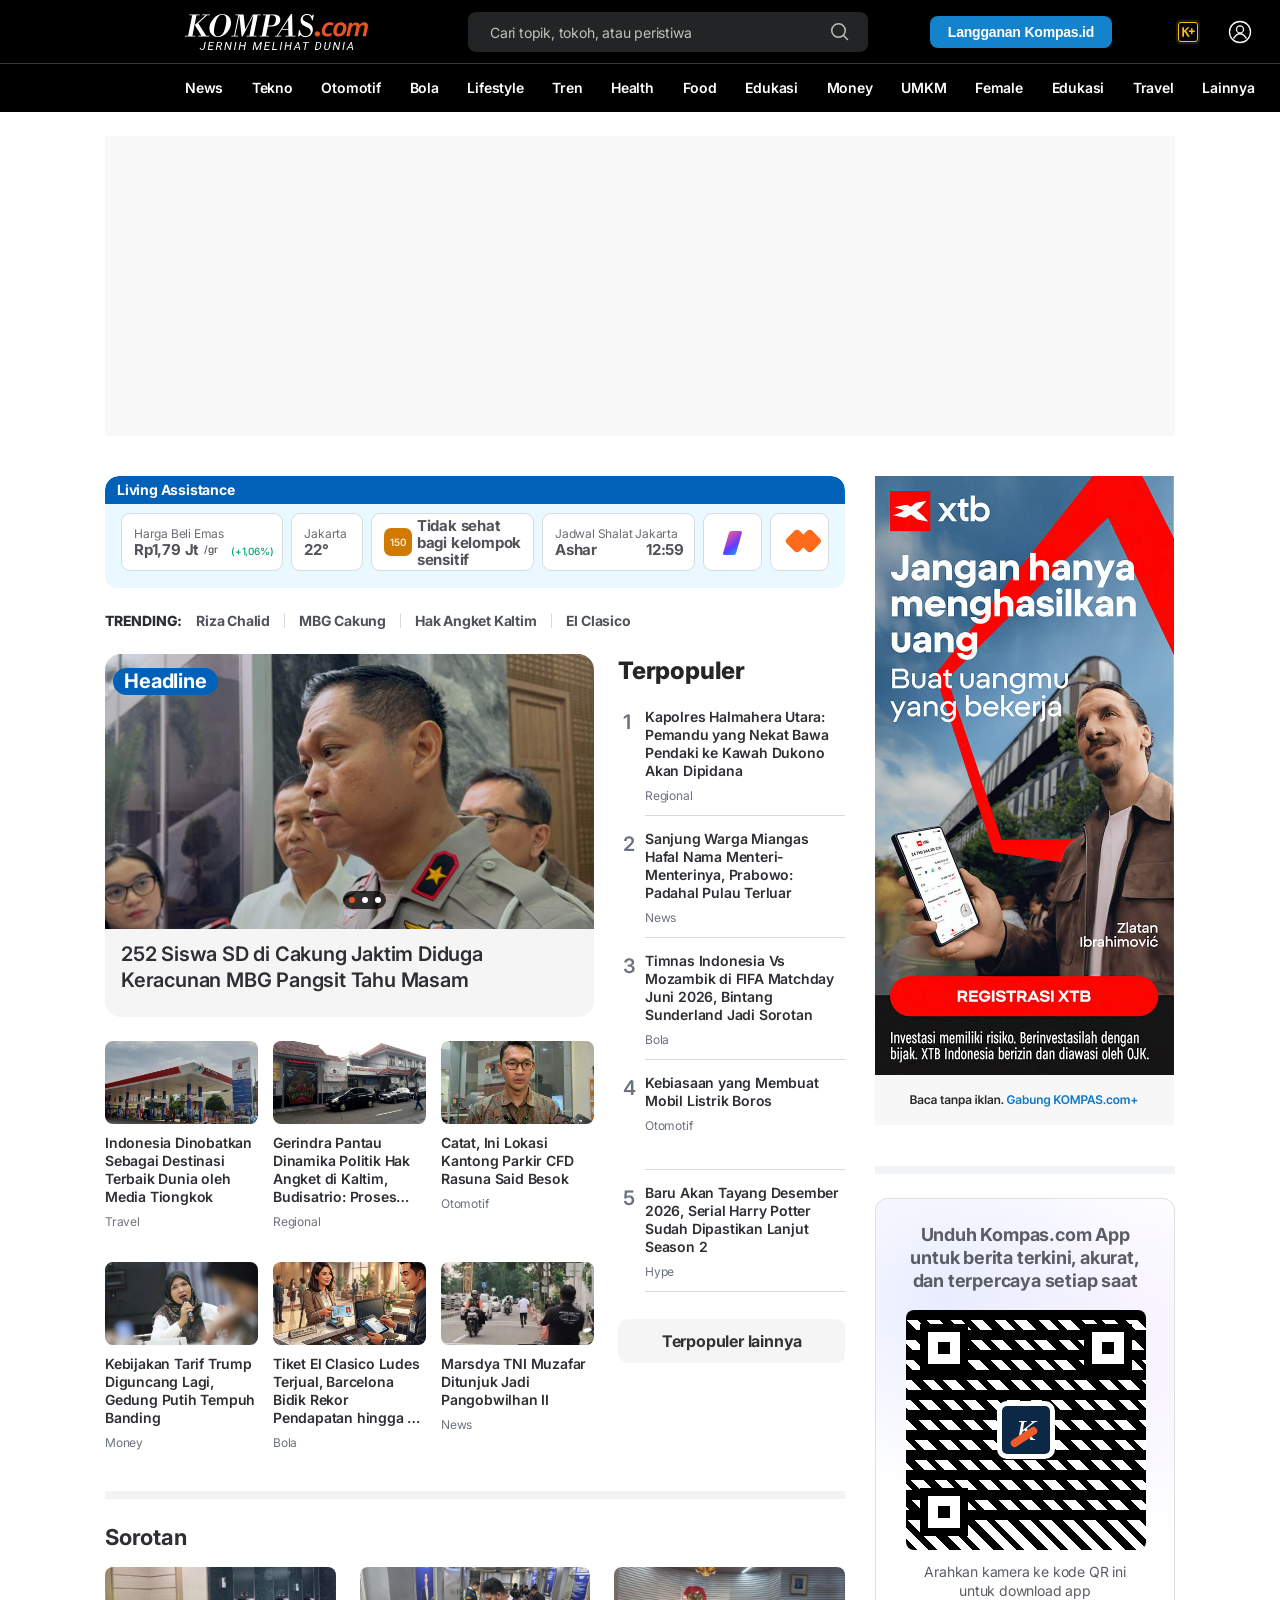
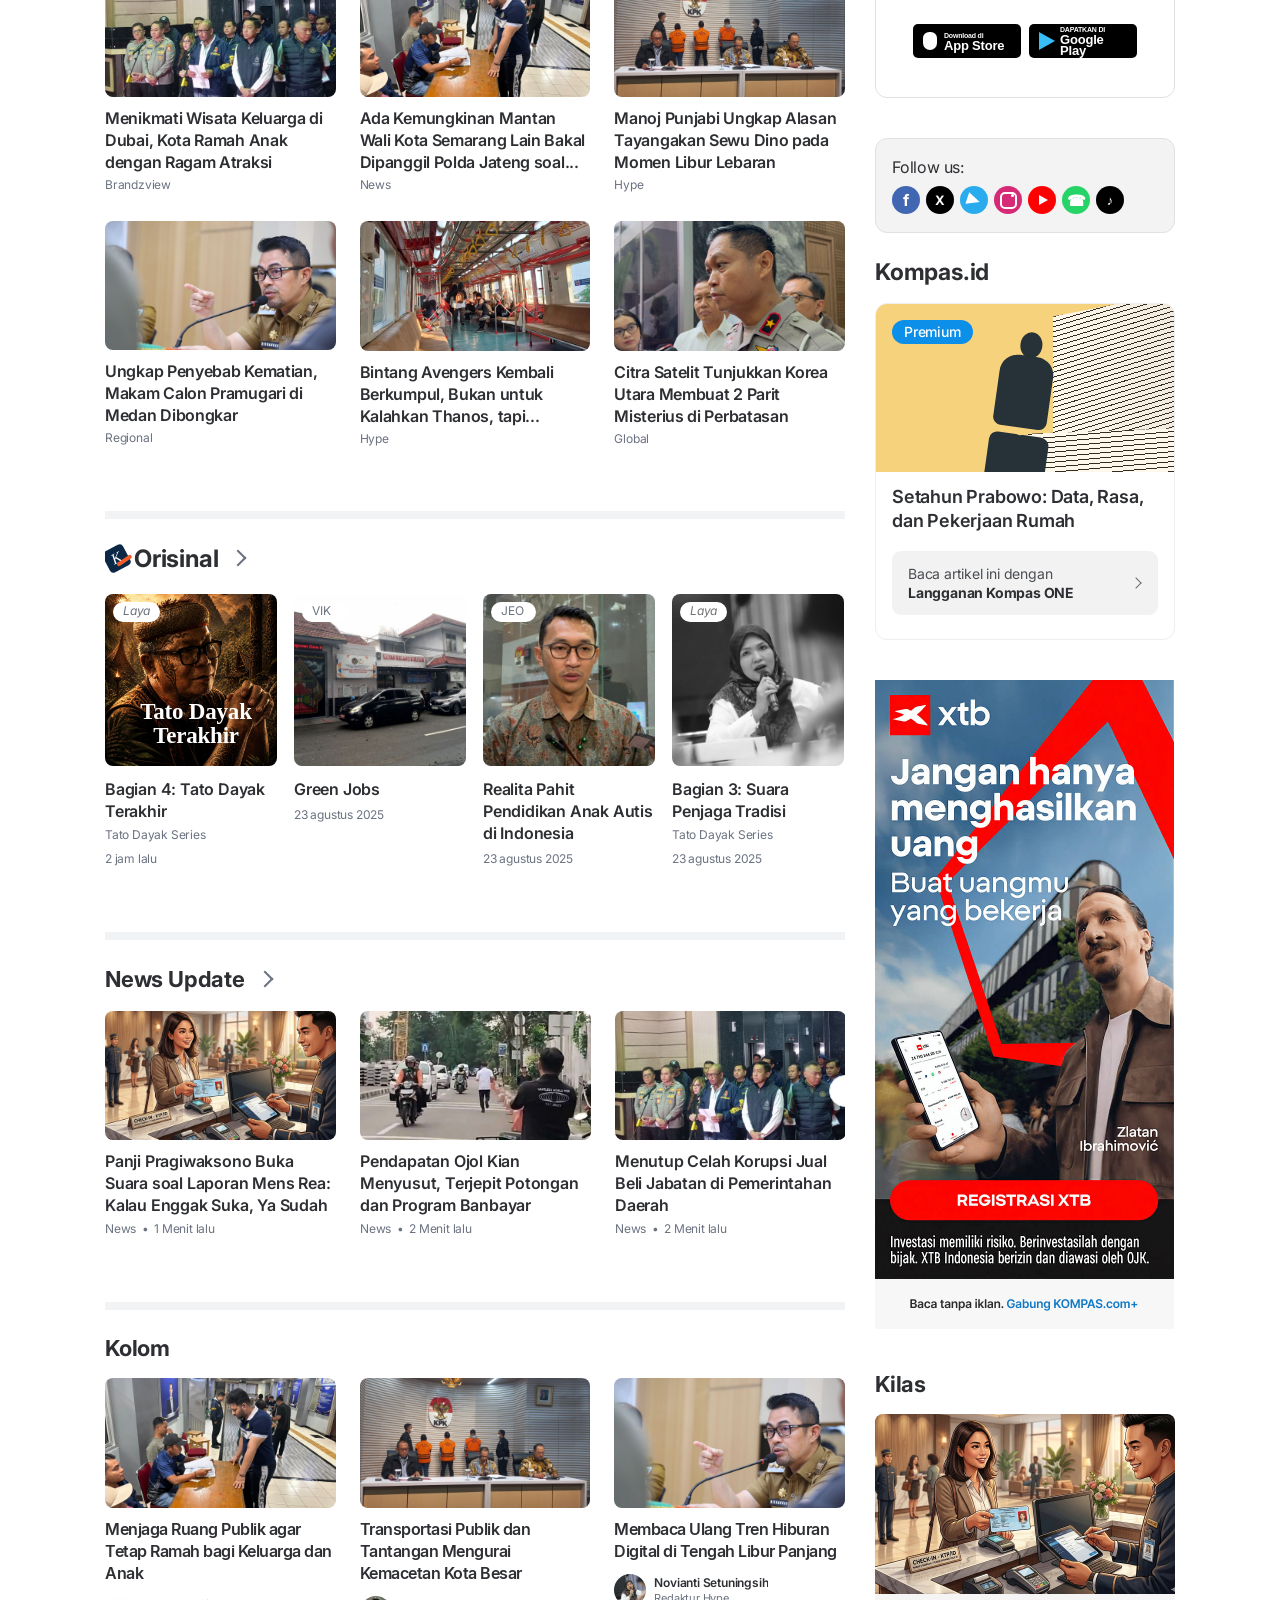
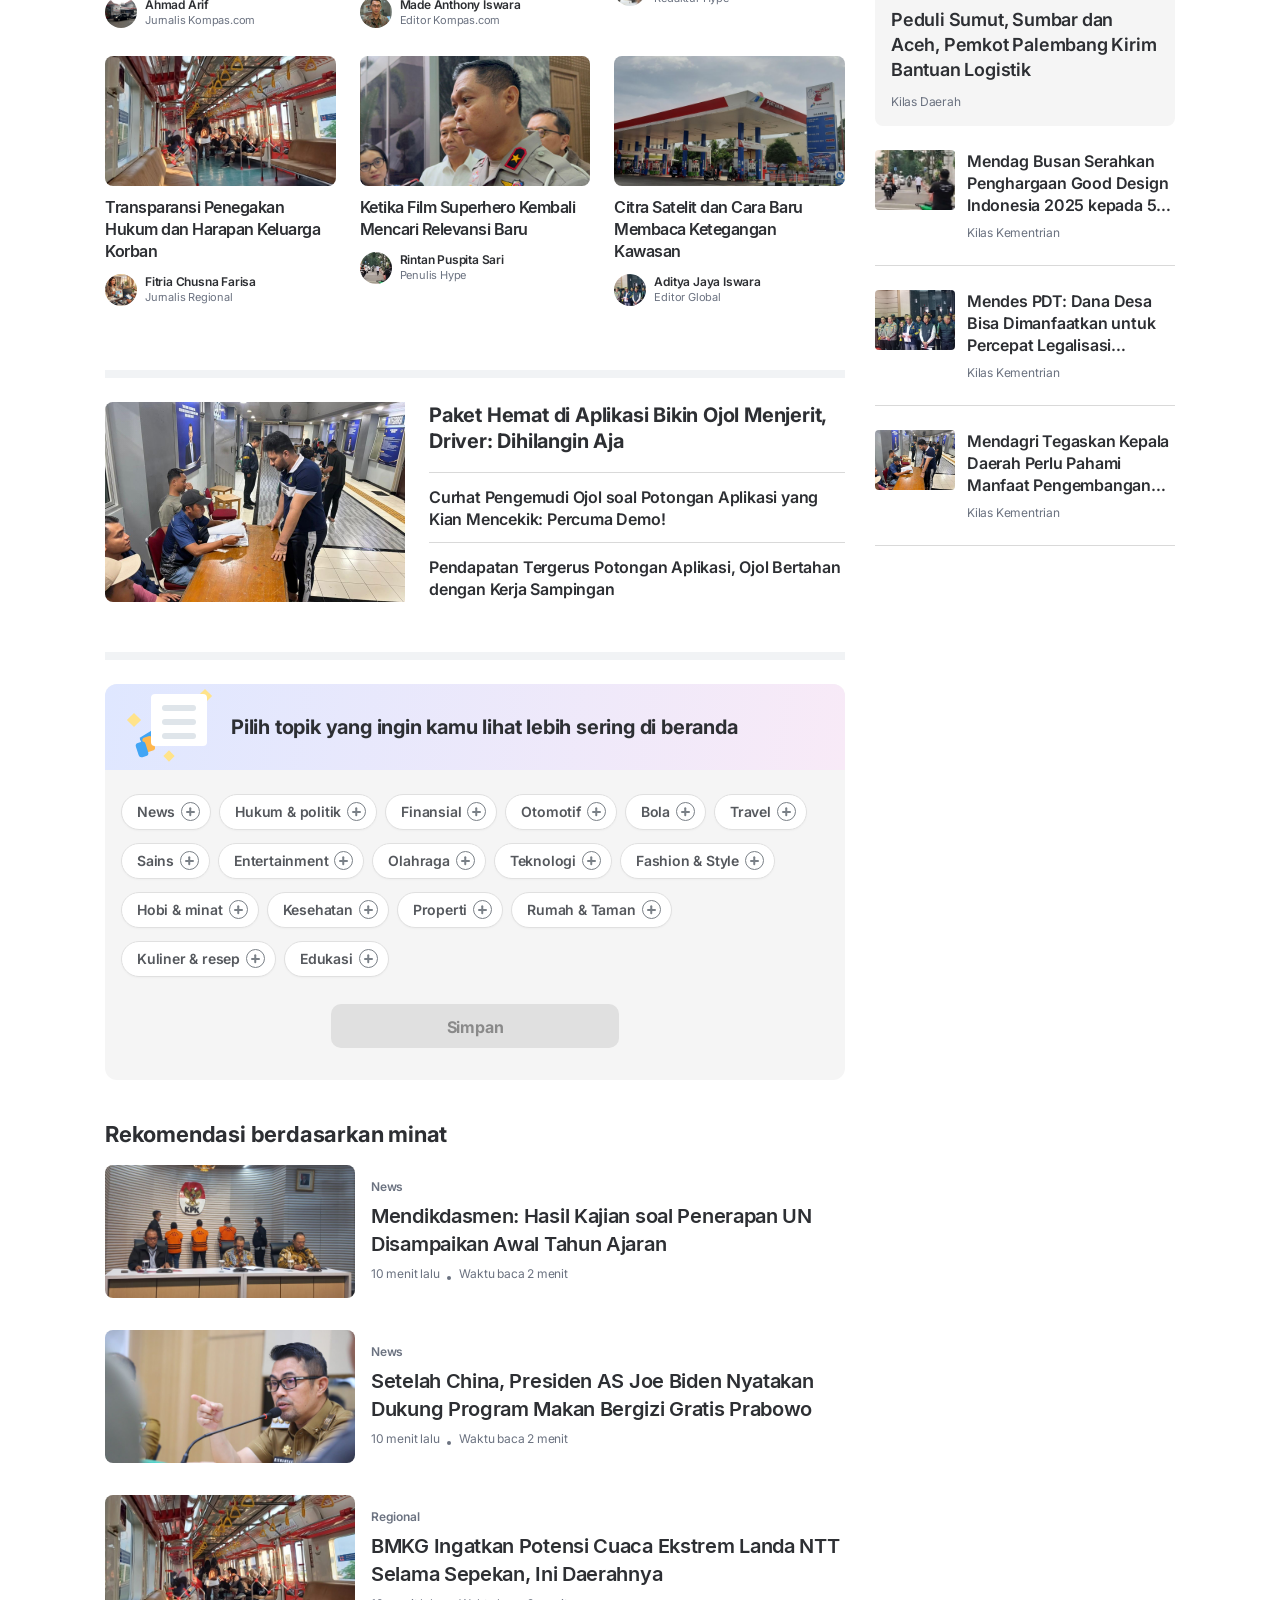
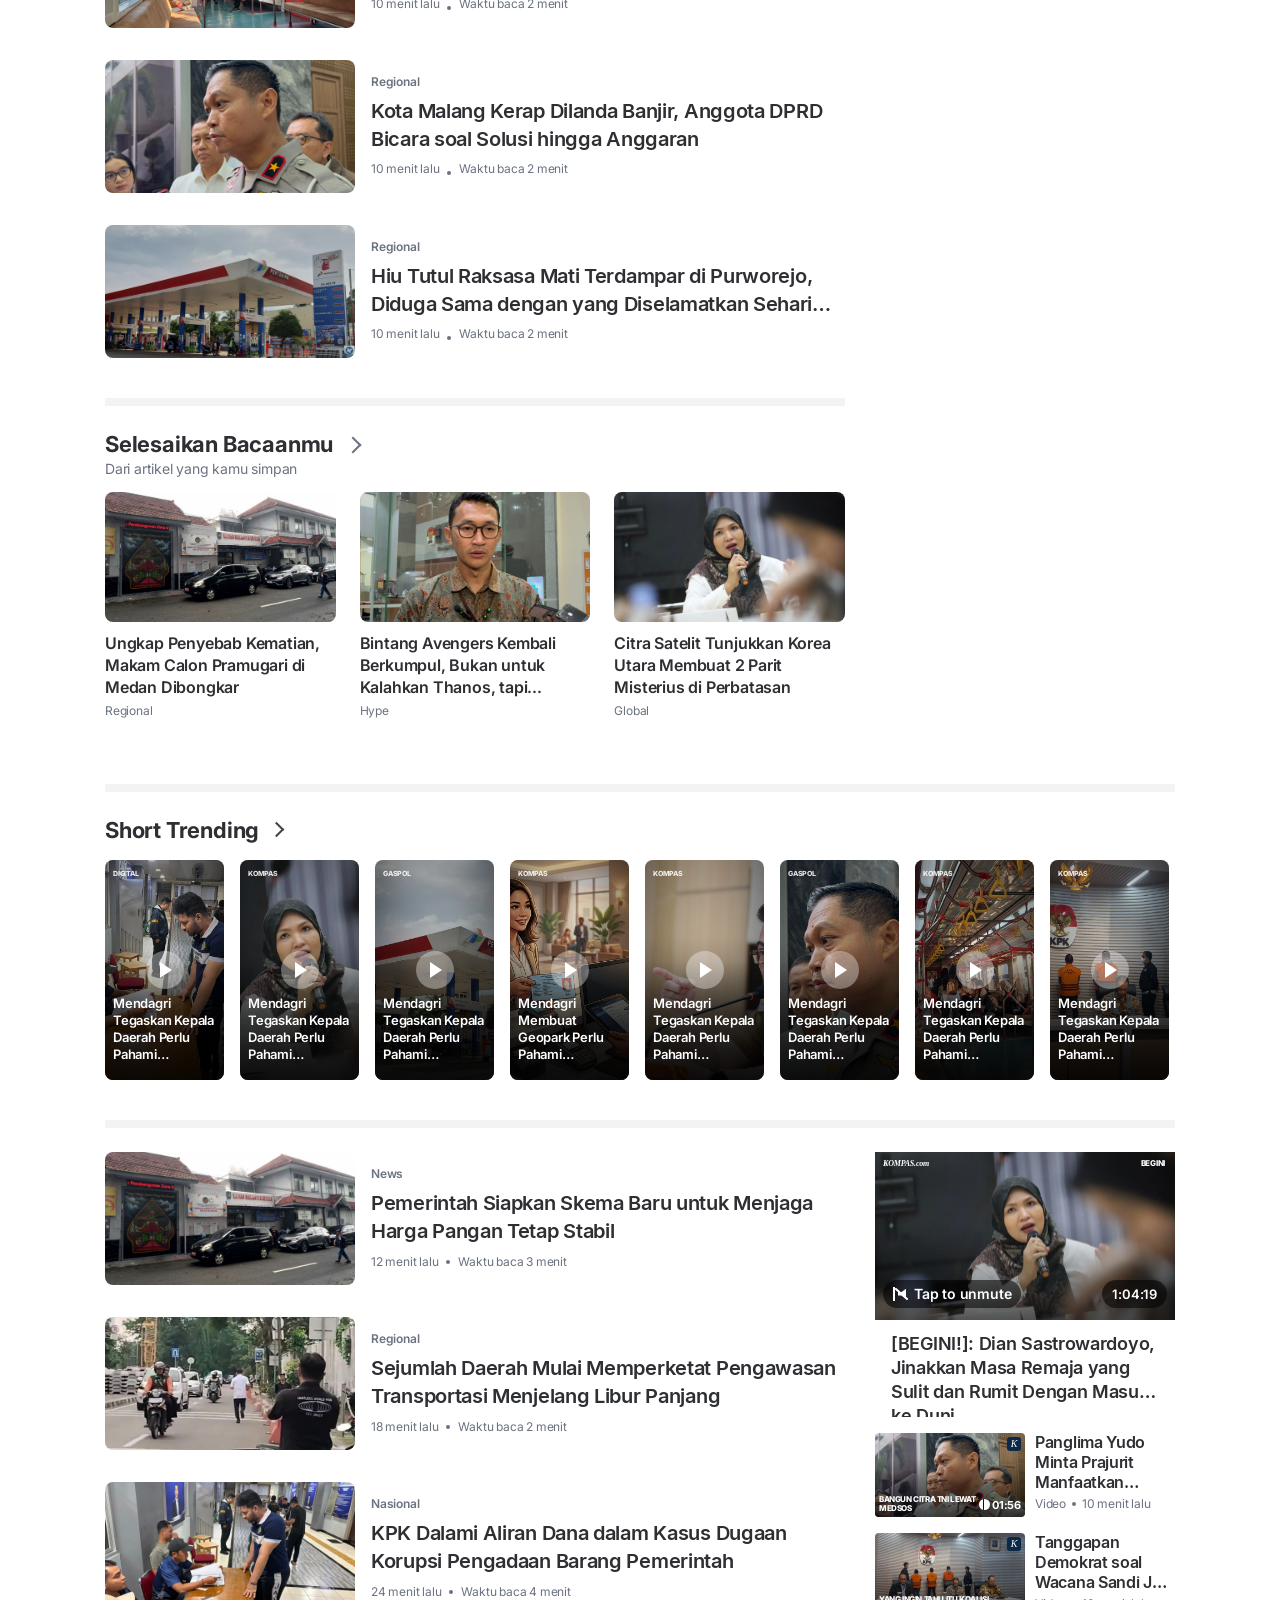
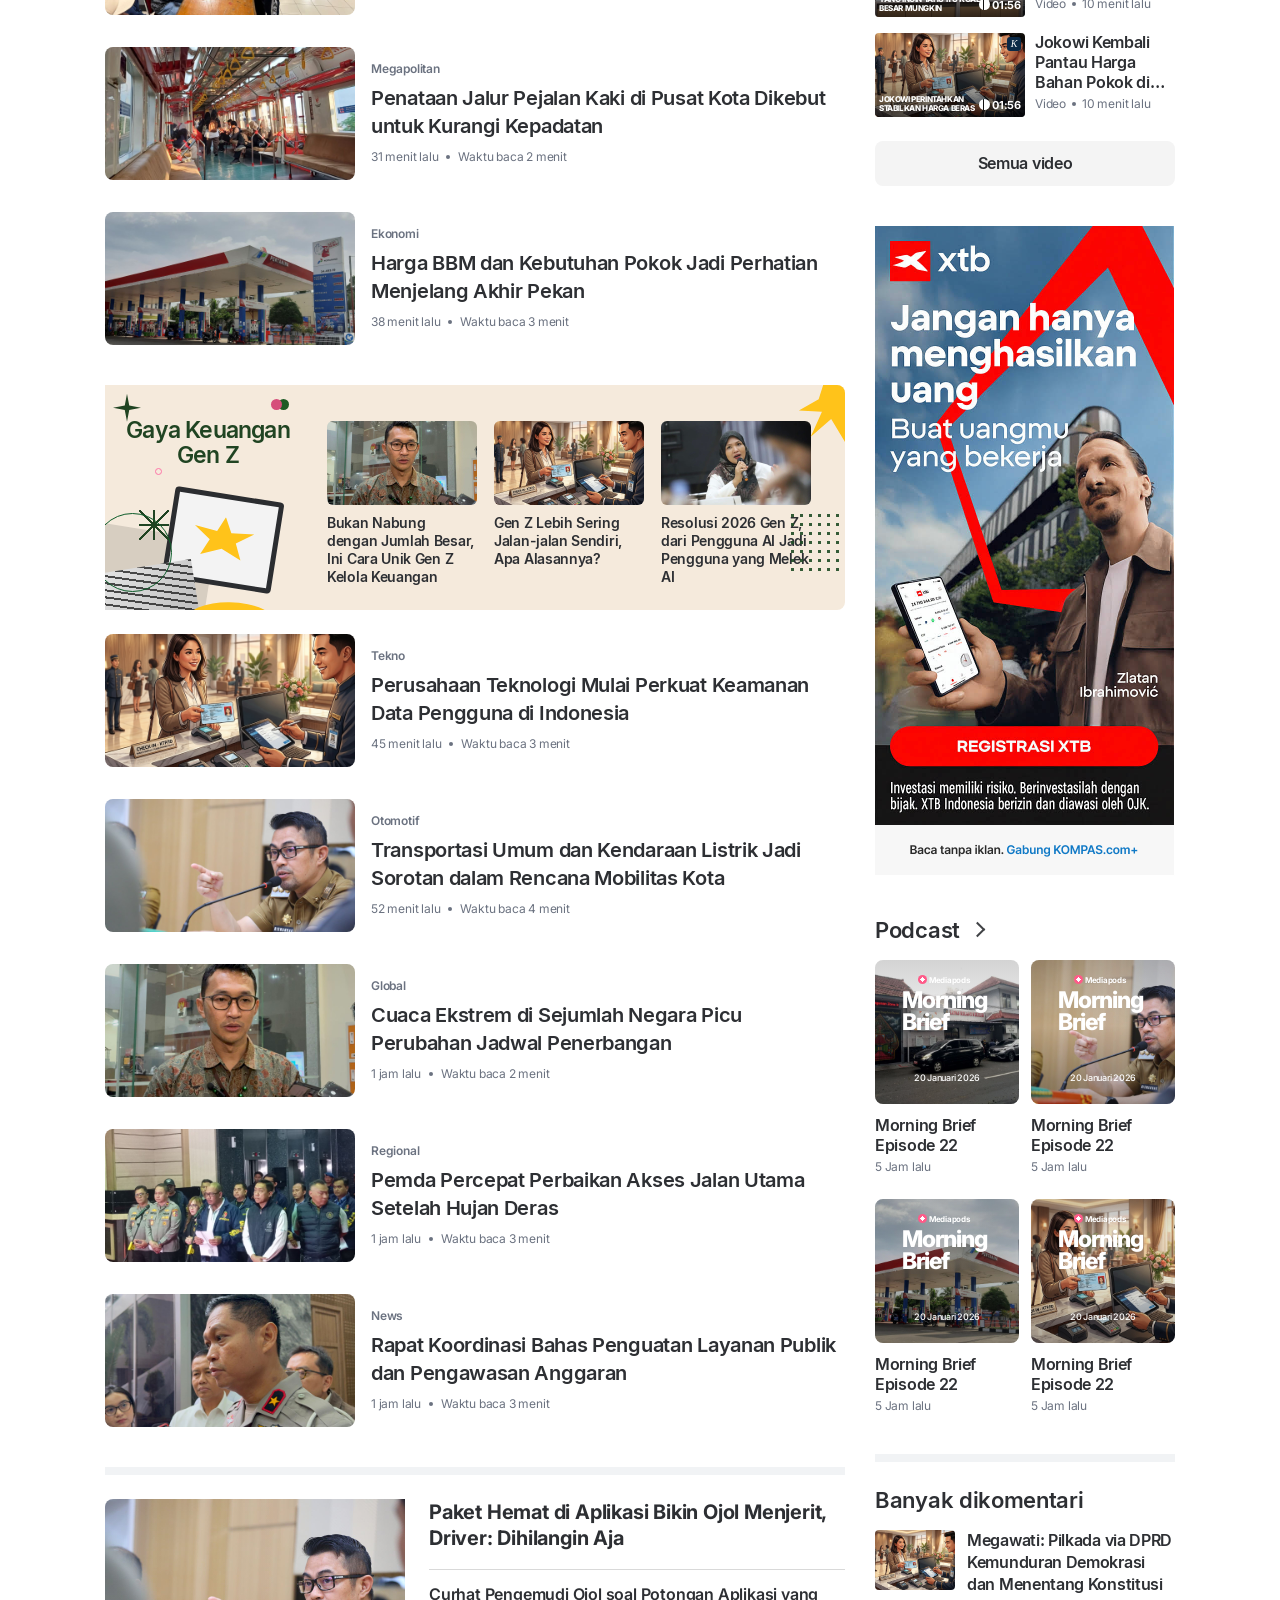
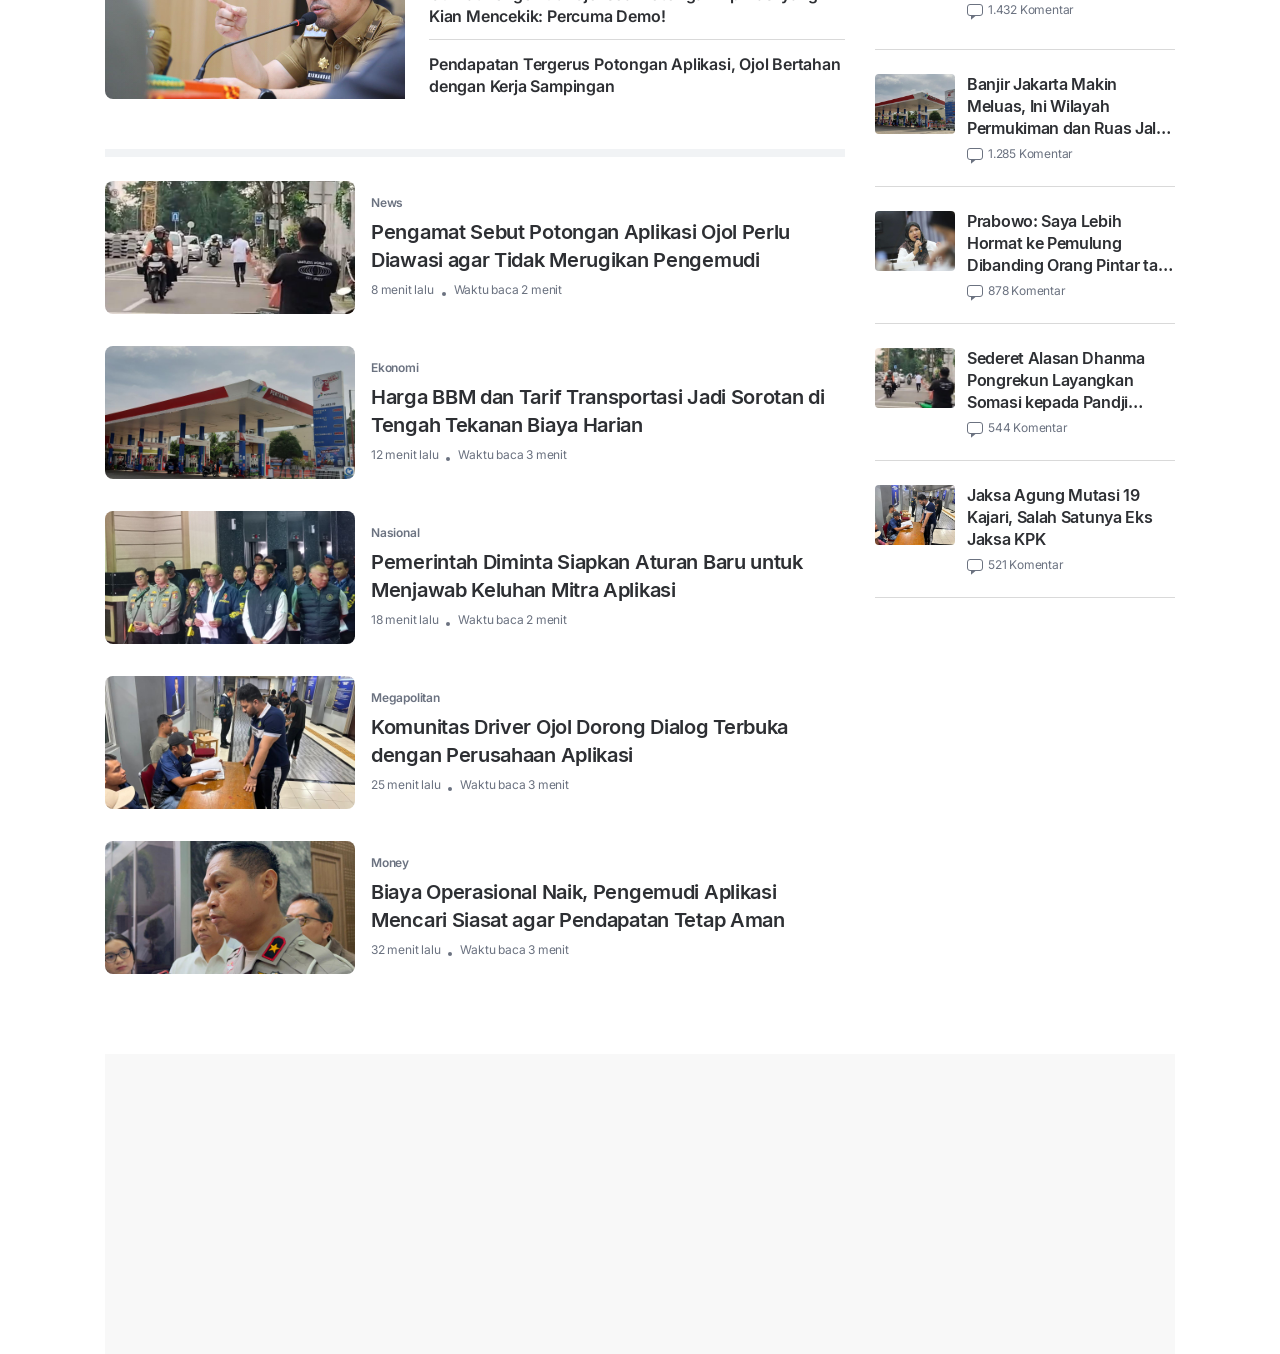
<file: index.html>
<!doctype html>
<html lang="id">
  <head>
    <meta charset="UTF-8" />
    <meta name="viewport" content="width=device-width, initial-scale=1.0" />
    <title>Kompas.com Desktop Header</title>
    <link rel="preconnect" href="https://fonts.googleapis.com" />
    <link rel="preconnect" href="https://fonts.gstatic.com" crossorigin />
    <link href="https://fonts.googleapis.com/css2?family=Inter:wght@400;500;600;700;800&display=swap" rel="stylesheet" />
    <link rel="stylesheet" href="styles.css?v=tato-dayak-link-1" />
  </head>
  <body>
    <header class="site-header" aria-label="Kompas.com header">
      <div class="site-header__top">
        <div class="site-header__frame">
          <a class="brand" href="index.html" aria-label="Kompas.com">
            <svg class="brand__logo" width="183" height="36" viewBox="0 0 183 36" fill="none" xmlns="http://www.w3.org/2000/svg" aria-hidden="true" focusable="false">
            <g clip-path="url(#clip0_7351_44141)">
            <path d="M132.318 22.5954C130.817 22.5954 129.605 21.4092 129.605 19.9644C129.605 18.5196 130.817 17.3066 132.318 17.3066C133.819 17.3066 135.031 18.4928 135.031 19.9644C135.031 21.436 133.819 22.5954 132.318 22.5954Z" fill="#E55425"/>
            <path d="M10.28 22.4973H0V21.659H3.15675L7.2285 1.32901H4.41487V0.495117H14.6949V1.32901H11.4695L7.4298 21.6635H10.28V22.5018V22.4973ZM24.1514 22.4973H13.3087V21.659H16.4517L9.81337 10.9923L20.6241 1.32901H17.1974V0.495117H24.9932V1.32901H22.1796L13.2721 9.35576L21.1685 21.6635H24.1468V22.5018L24.1514 22.4973Z" fill="white"/>
            <path d="M24.444 14.1806C24.444 12.6332 24.7506 11.0948 25.3728 9.56968C25.9904 8.04013 26.9008 6.5641 28.104 5.13266C29.5086 3.43367 31.0137 2.15385 32.6241 1.2932C34.2391 0.437012 35.9319 0 37.7115 0C40.118 0 42.1035 0.83835 43.6682 2.51951C45.2283 4.19621 46.0106 6.3233 46.0106 8.89186C46.0106 10.3768 45.6995 11.8885 45.0819 13.4314C44.4642 14.9744 43.563 16.4593 42.3826 17.8774C40.9735 19.5897 39.45 20.8785 37.8259 21.7391C36.2018 22.6042 34.4907 23.0368 32.6882 23.0368C30.3 23.0368 28.3328 22.1984 26.7727 20.5217C25.2172 18.845 24.4395 16.7313 24.4395 14.1806H24.444ZM37.2174 0.83835C35.8678 0.83835 34.7058 1.28428 33.7313 2.17614C32.7522 3.068 31.8876 4.47269 31.1373 6.38573C30.4968 8.08473 29.9844 9.89075 29.6046 11.8038C29.2249 13.7168 29.0328 15.456 29.0328 17.0123C29.0328 18.7737 29.3713 20.0803 30.053 20.932C30.7347 21.7793 31.7732 22.2074 33.1777 22.2074C34.5822 22.2074 35.6985 21.757 36.6913 20.8517C37.6841 19.9509 38.5442 18.5641 39.2579 16.6912C39.8892 15.0368 40.3925 13.2441 40.7676 11.3133C41.1428 9.38239 41.3304 7.62988 41.3304 6.05128C41.3304 4.27648 40.9964 2.96544 40.3284 2.11371C39.6559 1.26644 38.622 0.83835 37.2174 0.83835Z" fill="white"/>
            <path d="M53.0334 22.4969H46.3311V21.6586H49.131L53.2302 1.32858H50.4211V0.494694H58.6241L60.1796 14.9295H60.477L67.893 0.490234H75.8124V1.32412H72.7059L68.6067 21.6586H71.5164V22.4969H61.4972V21.6586H64.4069L68.2911 2.26058H67.9296L57.6313 22.4925H56.6202L54.4563 2.22491H54.1086L50.1603 21.6541H53.0334V22.4925V22.4969Z" fill="white"/>
            <path d="M83.8368 22.4969H74.6914V21.6586H76.8279L80.8631 1.32413H78.0495V0.490234H87.9726C90.3837 0.490234 92.2045 0.940625 93.4443 1.83695C94.6842 2.73773 95.3018 4.06214 95.3018 5.81465C95.3018 7.07217 95.0181 8.1647 94.4417 9.08778C93.8698 10.0109 93.0234 10.7511 91.898 11.2996C91.0928 11.6876 90.1824 11.964 89.1621 12.129C88.1419 12.294 86.472 12.3788 84.1525 12.3788H82.8624L80.9912 21.663H83.8323V22.5014L83.8368 22.4969ZM83.0957 11.4468H84.7473C86.0374 11.4468 86.9707 11.3709 87.5426 11.2104C88.1145 11.0543 88.5948 10.7912 88.9837 10.4122C89.5876 9.8637 90.0634 9.12346 90.4065 8.19146C90.7497 7.26392 90.9189 6.25166 90.9189 5.16359C90.9189 3.74553 90.5712 2.7511 89.8758 2.18031C89.1804 1.60952 87.9315 1.32413 86.1381 1.32413H85.0263L83.0957 11.4423V11.4468Z" fill="white"/>
            <path d="M96.0841 22.4972H89.9033V21.6589H91.7699L105.907 0H107.096L107.526 21.6589H110.569V22.4972H100.389V21.6589H103.432L103.336 15.7681H96.7384L92.8039 21.6589H96.0933V22.4972H96.0841ZM103.326 14.8852L103.125 5.98885L97.2736 14.8852H103.322H103.326Z" fill="white"/>
            <path d="M113.766 22.4971H113.053L113.913 16.2095H114.988C115.281 18.1225 115.898 19.5807 116.85 20.5885C117.806 21.5963 119.046 22.1047 120.583 22.1047C122.006 22.1047 123.214 21.6587 124.207 20.7713C125.199 19.8795 125.693 18.8003 125.693 17.5339C125.693 16.7713 125.469 16.0712 125.021 15.4246C124.573 14.7825 123.95 14.2607 123.154 13.8639L120.3 12.4503C118.396 11.5049 117.147 10.613 116.553 9.77467C115.958 8.93632 115.66 7.84379 115.66 6.48816C115.66 4.5662 116.246 3.00544 117.422 1.80589C118.598 0.606336 120.135 0.00878906 122.033 0.00878906C123.013 0.00878906 123.882 0.164865 124.632 0.468098C125.382 0.77579 126.055 1.25294 126.65 1.89508L128.287 0.378912H128.763L127.857 6.29641H126.984C126.75 4.58404 126.224 3.26408 125.401 2.33655C124.573 1.40901 123.52 0.945244 122.226 0.945244C120.931 0.945244 119.833 1.29307 118.973 1.98872C118.113 2.68437 117.678 3.54056 117.678 4.54837C117.678 5.17267 117.843 5.69441 118.168 6.10912C118.497 6.52384 119.183 6.98315 120.235 7.49151L123.388 9.03443C124.934 9.78805 126.064 10.6844 126.782 11.7234C127.501 12.7624 127.857 14.0199 127.857 15.5004C127.857 17.7524 127.162 19.5718 125.762 20.9631C124.367 22.3499 122.518 23.0456 120.213 23.0456C119.252 23.0456 118.383 22.8761 117.605 22.5328C116.827 22.1894 116.177 21.6989 115.66 21.0656L113.753 22.506L113.766 22.4971Z" fill="white"/>
            <path d="M148.033 11.7014C147.521 11.4784 147.008 11.3178 146.5 11.2153C145.993 11.1127 145.535 11.0637 145.128 11.0637C144.501 11.0637 143.943 11.1618 143.458 11.3624C142.969 11.5587 142.543 11.8262 142.177 12.1517C141.811 12.4817 141.505 12.8563 141.253 13.2755C141.001 13.6991 140.795 14.1272 140.64 14.5731C140.484 15.0191 140.37 15.4561 140.297 15.8842C140.224 16.3123 140.192 16.7047 140.192 17.057C140.192 17.5832 140.26 18.0246 140.388 18.3814C140.521 18.7381 140.708 19.0191 140.942 19.2287C141.18 19.4338 141.463 19.5854 141.788 19.6746C142.113 19.7638 142.47 19.8039 142.85 19.8039C143.486 19.8039 144.149 19.7192 144.844 19.5453C145.535 19.3758 146.231 19.135 146.921 18.8318L146.308 21.717C145.823 21.9132 145.224 22.0915 144.515 22.2521C143.801 22.4126 143.046 22.4929 142.237 22.4929C141.532 22.4929 140.855 22.3948 140.201 22.203C139.546 22.0068 138.97 21.6991 138.462 21.2799C137.959 20.8563 137.556 20.3123 137.25 19.6478C136.948 18.9834 136.797 18.1718 136.797 17.2175C136.797 16.5977 136.861 15.9466 136.989 15.2688C137.117 14.591 137.318 13.9221 137.593 13.271C137.867 12.62 138.22 11.9957 138.654 11.3981C139.084 10.8006 139.601 10.2788 140.201 9.82844C140.8 9.37805 141.495 9.02576 142.287 8.75821C143.078 8.49511 143.957 8.36133 144.913 8.36133C145.453 8.36133 146.08 8.42822 146.784 8.562C147.489 8.69578 148.097 8.86969 148.6 9.08374L148.033 11.6924V11.7014Z" fill="#E55425"/>
            <path d="M156.039 8.37012C156.858 8.37012 157.595 8.47714 158.254 8.68673C158.912 8.90077 159.48 9.21739 159.951 9.63656C160.422 10.0557 160.784 10.5909 161.04 11.233C161.296 11.8751 161.424 12.6243 161.424 13.476C161.424 14.6622 161.259 15.7949 160.925 16.8829C160.596 17.971 160.102 18.9298 159.452 19.7637C158.803 20.5975 157.993 21.262 157.023 21.757C156.053 22.2519 154.937 22.4972 153.665 22.4972C152.86 22.4972 152.123 22.3902 151.46 22.1806C150.796 21.9665 150.229 21.6499 149.758 21.2308C149.287 20.8071 148.925 20.2809 148.669 19.6432C148.413 19.0056 148.285 18.2564 148.285 17.3958C148.285 16.214 148.449 15.0769 148.783 13.9888C149.117 12.9008 149.607 11.942 150.256 11.1081C150.906 10.2742 151.716 9.60981 152.686 9.11928C153.656 8.6243 154.772 8.37458 156.044 8.37458L156.039 8.37012ZM155.756 11.0635C155.303 11.0635 154.882 11.1527 154.502 11.3266C154.122 11.5006 153.784 11.7458 153.477 12.0535C153.175 12.3612 152.91 12.7224 152.686 13.1282C152.462 13.534 152.274 13.971 152.123 14.4392C151.972 14.9075 151.858 15.3846 151.78 15.8751C151.702 16.3657 151.666 16.8473 151.666 17.3199C151.666 18.087 151.849 18.6934 152.215 19.1393C152.581 19.5853 153.157 19.8038 153.944 19.8038C154.401 19.8038 154.818 19.7146 155.198 19.5407C155.577 19.3668 155.92 19.1215 156.222 18.8138C156.524 18.5061 156.79 18.1449 157.018 17.7391C157.247 17.3333 157.435 16.8963 157.581 16.4281C157.727 15.9599 157.842 15.4783 157.915 14.9833C157.993 14.4883 158.029 14.0022 158.029 13.534C158.029 12.7759 157.842 12.1739 157.476 11.7324C157.105 11.2865 156.529 11.068 155.751 11.068L155.756 11.0635Z" fill="#E55425"/>
            <path d="M174.642 10.7157C175.232 9.95763 175.923 9.37792 176.719 8.97212C177.515 8.57079 178.361 8.37012 179.253 8.37012C179.811 8.37012 180.319 8.44593 180.777 8.59754C181.234 8.74916 181.628 8.97658 181.957 9.2709C182.291 9.56521 182.547 9.92642 182.726 10.3545C182.904 10.7826 182.995 11.2687 182.995 11.8261C182.995 12.1694 182.963 12.5485 182.895 12.9632C182.826 13.3779 182.753 13.7971 182.666 14.2118L180.973 22.1494H177.615L179.294 14.2698C179.39 13.8239 179.454 13.4716 179.486 13.1995C179.518 12.932 179.537 12.7046 179.537 12.5217C179.537 12.3255 179.509 12.1472 179.459 11.9822C179.409 11.8172 179.326 11.67 179.212 11.5451C179.098 11.4203 178.947 11.3222 178.754 11.2464C178.562 11.175 178.334 11.1349 178.054 11.1349C177.487 11.1349 176.952 11.291 176.449 11.6076C175.945 11.9197 175.511 12.3523 175.154 12.8963C174.962 13.1728 174.797 13.4894 174.655 13.8417C174.513 14.194 174.39 14.6131 174.285 15.1037L172.789 22.1538H169.431L171.11 14.2742C171.206 13.8283 171.27 13.476 171.302 13.204C171.334 12.9364 171.352 12.709 171.352 12.5262C171.352 12.33 171.325 12.1516 171.274 11.9866C171.224 11.8216 171.137 11.6745 171.027 11.5496C170.913 11.4247 170.762 11.3266 170.57 11.2508C170.378 11.1795 170.149 11.1393 169.874 11.1393C169.353 11.1393 168.854 11.2731 168.387 11.5407C167.916 11.8082 167.505 12.1784 167.143 12.6511C166.914 12.9543 166.718 13.3066 166.544 13.699C166.374 14.0914 166.233 14.5507 166.118 15.0814L164.609 22.1583H161.25L164.114 8.71348H166.974V10.408H167.029C167.257 10.1405 167.523 9.88182 167.829 9.63656C168.131 9.3913 168.461 9.17725 168.818 8.98996C169.174 8.80267 169.554 8.65551 169.961 8.54403C170.368 8.43255 170.794 8.37904 171.229 8.37904C172.075 8.37904 172.789 8.5797 173.379 8.98104C173.964 9.38238 174.372 9.96209 174.587 10.7246H174.646L174.642 10.7157Z" fill="#E55425"/>
            <path d="M19.6861 27.915H20.7429L19.7593 33.5561C19.6495 34.3097 19.3384 34.9072 18.8214 35.3532C18.3045 35.7991 17.6639 36.0176 16.8908 35.9998C16.1725 35.9864 15.6144 35.7723 15.2255 35.3665C14.832 34.9563 14.6582 34.3944 14.7039 33.6809H15.7516C15.7104 34.1224 15.7928 34.4747 16.0032 34.7378C16.2137 35.0009 16.5248 35.1347 16.9457 35.1436C17.4078 35.157 17.7966 35.0187 18.1123 34.7199C18.4326 34.4256 18.6247 34.0421 18.6979 33.5694L19.6861 27.915Z" fill="white"/>
            <path d="M27.8754 32.2009H24.4396L23.9363 35.0236H27.9303L27.7747 35.8842H22.7285L24.1468 27.9199H29.1381L28.9825 28.7806H25.048L24.5951 31.3447H28.0309L27.88 32.2053L27.8754 32.2009Z" fill="white"/>
            <path d="M34.2438 32.6642H32.3589L31.787 35.8794H30.7256L32.1438 27.915H34.6006C35.4561 27.924 36.1104 28.138 36.5587 28.5572C37.0071 28.9764 37.1946 29.5471 37.126 30.274C37.0848 30.7735 36.8973 31.2149 36.5679 31.594C36.2385 31.973 35.7947 32.2629 35.2457 32.4546L36.513 35.8125V35.8838H35.3829L34.2392 32.6687L34.2438 32.6642ZM32.5098 31.7991H34.0608C34.6006 31.8036 35.0535 31.6653 35.4241 31.3844C35.7947 31.1034 36.0097 30.7289 36.0738 30.2606C36.1287 29.8013 36.0372 29.4446 35.7947 29.1859C35.5522 28.9273 35.1816 28.7891 34.683 28.7757H33.0497L32.5098 31.7991Z" fill="white"/>
            <path d="M45.3612 35.8794H44.3409L41.4221 29.6988L40.3241 35.8794H39.2627L40.6809 27.915H41.7012L44.6246 34.1269L45.7317 27.915H46.7794L45.3612 35.8794Z" fill="white"/>
            <path d="M50.0003 35.8794H48.9526L50.3709 27.915H51.4186L50.0003 35.8794Z" fill="white"/>
            <path d="M59.6719 35.8794H58.6151L59.2739 32.196H55.2845L54.6257 35.8794H53.5688L54.9871 27.915H56.0439L55.4309 31.3398H59.4157L60.0288 27.915H61.0901L59.6719 35.8794Z" fill="white"/>
            <path d="M70.3588 27.9156L71.7907 34.4039L75.5422 27.9156H76.9285L75.5102 35.8799H74.4625L75.0253 32.7272L75.6932 29.5209L71.9875 35.8799H71.1777L69.7183 29.3961L69.215 32.8298L68.6706 35.8755H67.6138L69.032 27.9111H70.3633L70.3588 27.9156Z" fill="white"/>
            <path d="M84.1571 32.2009H80.7213L80.2181 35.0236H84.212L84.0565 35.8842H79.0103L80.4285 27.9199H85.4198L85.2643 28.7806H81.3298L80.8769 31.3447H84.3127L84.1617 32.2053L84.1571 32.2009Z" fill="white"/>
            <path d="M88.2241 35.0236H91.9847L91.8292 35.8842H87.0117L88.43 27.9199H89.4914L88.2241 35.0281V35.0236Z" fill="white"/>
            <path d="M95.805 35.8794H94.7573L96.1756 27.915H97.2232L95.805 35.8794Z" fill="white"/>
            <path d="M105.472 35.8794H104.415L105.074 32.196H101.085L100.426 35.8794H99.3691L100.787 27.915H101.844L101.231 31.3398H105.216L105.829 27.915H106.89L105.472 35.8794Z" fill="white"/>
            <path d="M113.858 33.7969H110.546L109.429 35.8794H108.299L112.737 27.915H113.661L115.276 35.8794H114.238L113.849 33.7969H113.858ZM111.012 32.9362H113.702L113.025 29.2216L111.017 32.9362H111.012Z" fill="white"/>
            <path d="M124.051 28.7757H121.507L120.245 35.8838H119.197L120.46 28.7757H117.916L118.072 27.915H124.207L124.051 28.7757Z" fill="white"/>
            <path d="M129.825 35.8794L131.243 27.915H133.366C134.029 27.9195 134.606 28.0845 135.086 28.41C135.566 28.7356 135.914 29.1815 136.12 29.7523C136.33 30.3231 136.39 30.9607 136.307 31.6698L136.253 32.0711C136.088 33.2305 135.626 34.1581 134.866 34.8493C134.107 35.5405 133.151 35.8838 132.002 35.8838H129.825V35.8794ZM132.144 28.7712L131.033 35.0143H132.071C132.863 35.0187 133.535 34.7779 134.089 34.2963C134.642 33.8147 134.999 33.1547 135.164 32.3164C135.296 31.6475 135.338 31.0767 135.296 30.604C135.242 30.0377 135.049 29.5962 134.72 29.2751C134.391 28.9541 133.947 28.7891 133.393 28.7757H132.14L132.144 28.7712Z" fill="white"/>
            <path d="M145.837 27.915L144.895 33.3063C144.767 34.1358 144.401 34.7958 143.792 35.2818C143.188 35.7723 142.456 36.0087 141.596 35.9953C141.061 35.9864 140.594 35.866 140.201 35.643C139.807 35.4201 139.515 35.1034 139.327 34.6976C139.139 34.2919 139.08 33.8281 139.139 33.3108L140.082 27.915H141.12L140.182 33.3197C140.118 33.8771 140.214 34.3186 140.475 34.6352C140.736 34.9563 141.125 35.1213 141.646 35.1347C142.214 35.157 142.694 35.0053 143.088 34.6843C143.476 34.3632 143.723 33.9084 143.824 33.3242L144.767 27.915H145.828H145.837Z" fill="white"/>
            <path d="M153.798 35.8794H152.777L149.859 29.6988L148.761 35.8794H147.699L149.117 27.915H150.138L153.061 34.1269L154.168 27.915H155.216L153.798 35.8794Z" fill="white"/>
            <path d="M158.437 35.8794H157.389L158.807 27.915H159.855L158.437 35.8794Z" fill="white"/>
            <path d="M166.877 33.7969H163.565L162.449 35.8794H161.319L165.757 27.915H166.681L168.296 35.8794H167.257L166.868 33.7969H166.877ZM164.032 32.9362H166.722L166.045 29.2216L164.036 32.9362H164.032Z" fill="white"/>
            </g>
            <defs>
            <clipPath id="clip0_7351_44141">
            <rect width="183" height="36" fill="white"/>
            </clipPath>
            </defs>
            </svg>
            
          </a>

          <form class="search" role="search" aria-label="Cari berita">
            <label class="sr-only" for="site-search">Cari berita</label>
            <input id="site-search" type="search" placeholder="Cari topik, tokoh, atau peristiwa" />
            <button type="submit" aria-label="Cari">
              <svg class="search__icon" width="24" height="24" viewBox="0 0 256 256" aria-hidden="true" focusable="false">
                <circle cx="112" cy="112" r="72"></circle>
                <path d="M163 163l45 45"></path>
              </svg>
            </button>
          </form>

          <a class="subscribe-button" href="#">Langganan Kompas.id</a>
          <a class="kompas-plus" href="#" aria-label="Kompas plus">
            <svg class="kompas-plus__icon" width="24" height="24" viewBox="0 0 24 24" aria-hidden="true" focusable="false">
              <rect x="0" y="0" width="24" height="24" rx="4" fill="#1B1B1B"/>
              <rect x="2.5" y="2.5" width="19" height="19" rx="2.5" stroke="#FFBF00" stroke-width="1"/>
              <path d="M6.25 7.25H8V10.75L11.45 7.25H13.65L10.05 10.75L13.85 16.75H11.7L8.78 12.07L8 12.82V16.75H6.25V7.25Z" fill="#FFBF00"/>
              <path d="M16.55 8.25V10.45H18.75V11.95H16.55V14.15H15.05V11.95H12.85V10.45H15.05V8.25H16.55Z" fill="#FFBF00"/>
            </svg>
          </a>
          <a class="account-button" href="#" aria-label="Akun">
            <svg width="28" height="28" viewBox="0 0 256 256" aria-hidden="true" focusable="false">
              <circle cx="128" cy="128" r="96"></circle>
              <circle cx="128" cy="104" r="32"></circle>
              <path d="M72 184c14.5-25.1 34.3-40 56-40s41.5 14.9 56 40"></path>
            </svg>
          </a>
        </div>
      </div>

      <nav class="site-nav" aria-label="Navigasi utama">
        <div class="site-header__frame">
          <a class="nav-news" href="#">News</a>
          <a class="nav-tekno" href="#">Tekno</a>
          <a class="nav-otomotif" href="#">Otomotif</a>
          <a class="nav-bola" href="#">Bola</a>
          <a class="nav-lifestyle" href="#">Lifestyle</a>
          <a class="nav-tren" href="#">Tren</a>
          <a class="nav-health" href="#">Health</a>
          <a class="nav-food" href="#">Food</a>
          <a class="nav-edukasi" href="#">Edukasi</a>
          <a class="nav-money" href="#">Money</a>
          <a class="nav-umkm" href="#">UMKM</a>
          <a class="nav-female" href="#">Female</a>
          <a class="nav-edukasi-2" href="#">Edukasi</a>
          <a class="nav-travel" href="#">Travel</a>
          <a class="nav-lainnya" href="#">Lainnya</a>
        </div>
      </nav>
    </header>

    <main class="page">
      <section class="ad-slot container" aria-label="Advertisement"></section>
      <section class="content-layout container" aria-label="Main content">
        <div class="content-layout__left">
          <section class="news-board" aria-label="Kompas.com highlight">
            <div class="living-assistance">
              <div class="living-assistance__title">Living Assistance</div>
              <div class="assist-strip">
                <article class="assist-card assist-card--gold">
                  <span class="assist-card__label">Harga Beli Emas</span>
                  <div class="assist-card__value">Rp1,79 Jt <span>/gr</span></div>
                  <span class="assist-card__meta">(+1,06%)</span>
                </article>
                <article class="assist-card assist-card--weather">
                  <span class="assist-card__label">Jakarta</span>
                  <div class="assist-card__value">22&deg;</div>
                </article>
                <article class="assist-card assist-card--air">
                  <span class="assist-card__label">Kualitas Udara</span>
                  <div class="assist-card__value"><span class="assist-badge">150</span> Tidak sehat bagi kelompok sensitif</div>
                </article>
                <article class="assist-card assist-card--pray">
                  <span class="assist-card__label">Jadwal Shalat Jakarta</span>
                  <div class="assist-card__value">Ashar <strong>12:59</strong></div>
                </article>
                <button class="assist-icon assist-icon--bolt" type="button" aria-label="Kilasan cepat"></button>
                <button class="assist-icon assist-icon--heart" type="button" aria-label="Kesehatan"></button>
              </div>
            </div>

            <div class="trending-bar">
              <span>TRENDING:</span>
              <a href="#">Riza Chalid</a>
              <a href="#">MBG Cakung</a>
              <a href="#">Hak Angket Kaltim</a>
              <a href="#">El Clasico</a>
            </div>

            <div class="news-board__main">
              <section class="headline-area" aria-label="Headline">
                <article class="headline-card">
                  <div class="headline-card__media courtroom-scene">
                    <span class="section-pill">Headline</span>
                    <div class="carousel-dot-group"><span></span><span></span><span></span></div>
                  </div>
                  <h1>252 Siswa SD di Cakung Jaktim Diduga Keracunan MBG Pangsit Tahu Masam</h1>
                </article>

                <div class="story-grid">
                  <article class="story-card">
                    <div class="story-card__media landscape-scene"></div>
                    <h2>Indonesia Dinobatkan Sebagai Destinasi Terbaik Dunia oleh Media Tiongkok</h2>
                    <span>Travel</span>
                  </article>
                  <article class="story-card">
                    <div class="story-card__media meeting-scene"></div>
                    <h2>Gerindra Pantau Dinamika Politik Hak Angket di Kaltim, Budisatrio: Proses Demokrasi</h2>
                    <span>Regional</span>
                  </article>
                  <article class="story-card">
                    <div class="story-card__media fire-scene"></div>
                    <h2>Catat, Ini Lokasi Kantong Parkir CFD Rasuna Said Besok</h2>
                    <span>Otomotif</span>
                  </article>
                  <article class="story-card">
                    <div class="story-card__media portrait-scene"></div>
                    <h2>Kebijakan Tarif Trump Diguncang Lagi, Gedung Putih Tempuh Banding</h2>
                    <span>Money</span>
                  </article>
                  <article class="story-card">
                    <div class="story-card__media truck-scene"></div>
                    <h2>Tiket El Clasico Ludes Terjual, Barcelona Bidik Rekor Pendapatan hingga 15 Juta Euro</h2>
                    <span>Bola</span>
                  </article>
                  <article class="story-card">
                    <div class="story-card__media crowd-scene"></div>
                    <h2>Marsdya TNI Muzafar Ditunjuk Jadi Pangobwilhan II</h2>
                    <span>News</span>
                  </article>
                </div>
              </section>

              <aside class="popular-panel" aria-label="Terpopuler">
                <h2>Terpopuler</h2>
                <ol class="popular-list">
                  <li><a href="#">Kapolres Halmahera Utara: Pemandu yang Nekat Bawa Pendaki ke Kawah Dukono Akan Dipidana</a><span>Regional</span></li>
                  <li><a href="#">Sanjung Warga Miangas Hafal Nama Menteri-Menterinya, Prabowo: Padahal Pulau Terluar</a><span>News</span></li>
                  <li><a href="#">Timnas Indonesia Vs Mozambik di FIFA Matchday Juni 2026, Bintang Sunderland Jadi Sorotan</a><span>Bola</span></li>
                  <li><a href="#">Kebiasaan yang Membuat Mobil Listrik Boros</a><span>Otomotif</span></li>
                  <li><a href="#">Baru Akan Tayang Desember 2026, Serial Harry Potter Sudah Dipastikan Lanjut Season 2</a><span>Hype</span></li>
                </ol>
                <a class="popular-more" href="#">Terpopuler lainnya</a>
              </aside>
            </div>
            <div class="section-divider" aria-hidden="true"></div>
            <section class="spotlight-section" aria-label="Sorotan">
              <h2>Sorotan</h2>
              <div class="spotlight-grid">
                <article class="spotlight-card">
                  <div class="spotlight-card__media spotlight-card__media--dubai"></div>
                  <h3>Menikmati Wisata Keluarga di Dubai, Kota Ramah Anak dengan Ragam Atraksi</h3>
                  <span>Brandzview</span>
                </article>
                <article class="spotlight-card">
                  <div class="spotlight-card__media spotlight-card__media--official"></div>
                  <h3>Ada Kemungkinan Mantan Wali Kota Semarang Lain Bakal Dipanggil Polda Jateng soal...</h3>
                  <span>News</span>
                </article>
                <article class="spotlight-card">
                  <div class="spotlight-card__media spotlight-card__media--movie"></div>
                  <h3>Manoj Punjabi Ungkap Alasan Tayangakan Sewu Dino pada Momen Libur Lebaran</h3>
                  <span>Hype</span>
                </article>
                <article class="spotlight-card">
                  <div class="spotlight-card__media spotlight-card__media--regional"></div>
                  <h3>Ungkap Penyebab Kematian, Makam Calon Pramugari di Medan Dibongkar</h3>
                  <span>Regional</span>
                </article>
                <article class="spotlight-card">
                  <div class="spotlight-card__media spotlight-card__media--avengers"></div>
                  <h3>Bintang Avengers Kembali Berkumpul, Bukan untuk Kalahkan Thanos, tapi...</h3>
                  <span>Hype</span>
                </article>
                <article class="spotlight-card">
                  <div class="spotlight-card__media spotlight-card__media--satellite"></div>
                  <h3>Citra Satelit Tunjukkan Korea Utara Membuat 2 Parit Misterius di Perbatasan</h3>
                  <span>Global</span>
                </article>
              </div>
            </section>
            <div class="section-divider section-divider--original" aria-hidden="true"></div>
            <section class="original-section" aria-label="Orisinal">
              <header class="original-section__header">
                <span class="original-section__mark">K</span>
                <h2>Orisinal</h2>
                <span class="original-section__arrow" aria-hidden="true"></span>
              </header>
              <div class="original-list">
                <article class="original-card" data-href="tato-dayak.html">
                  <div class="original-card__media original-card__media--tato">
                    <span class="original-badge original-badge--laya">Laya</span>
                    <h3>Tato Dayak Terakhir</h3>
                  </div>
                  <h4>Bagian 4: Tato Dayak Terakhir</h4>
                  <span>Tato Dayak Series</span>
                  <time>2 jam lalu</time>
                </article>
                <article class="original-card">
                  <div class="original-card__media original-card__media--green">
                    <span class="original-badge">VIK</span>
                  </div>
                  <h4>Green Jobs</h4>
                  <time>23 agustus 2025</time>
                </article>
                <article class="original-card">
                  <div class="original-card__media original-card__media--autism">
                    <span class="original-badge">JEO</span>
                  </div>
                  <h4>Realita Pahit Pendidikan Anak Autis di Indonesia</h4>
                  <time>23 agustus 2025</time>
                </article>
                <article class="original-card">
                  <div class="original-card__media original-card__media--tradisi">
                    <span class="original-badge original-badge--laya">Laya</span>
                  </div>
                  <h4>Bagian 3: Suara Penjaga Tradisi</h4>
                  <span>Tato Dayak Series</span>
                  <time>23 agustus 2025</time>
                </article>
              </div>
            </section>
            <div class="section-divider section-divider--news-update" aria-hidden="true"></div>
            <section class="news-update-section" aria-label="News Update">
              <header class="news-update-section__header">
                <h2>News Update</h2>
                <span class="news-update-section__arrow" aria-hidden="true"></span>
              </header>
              <div class="news-update-track">
                <article class="news-update-card">
                  <div class="news-update-card__media news-update-card__media--panji"></div>
                  <h3>Panji Pragiwaksono Buka Suara soal Laporan Mens Rea: Kalau Enggak Suka, Ya Sudah</h3>
                  <span>News&nbsp;&nbsp;&bull;&nbsp;&nbsp;1 Menit lalu</span>
                </article>
                <article class="news-update-card">
                  <div class="news-update-card__media news-update-card__media--ojol"></div>
                  <h3>Pendapatan Ojol Kian Menyusut, Terjepit Potongan dan Program Banbayar</h3>
                  <span>News&nbsp;&nbsp;&bull;&nbsp;&nbsp;2 Menit lalu</span>
                </article>
                <article class="news-update-card">
                  <div class="news-update-card__media news-update-card__media--kpk"></div>
                  <h3>Menutup Celah Korupsi Jual Beli Jabatan di Pemerintahan Daerah</h3>
                  <span>News&nbsp;&nbsp;&bull;&nbsp;&nbsp;2 Menit lalu</span>
                </article>
                <button class="news-update-next" type="button" aria-label="Berita berikutnya"></button>
              </div>
            </section>
            <div class="section-divider section-divider--column" aria-hidden="true"></div>
            <section class="column-section" aria-label="Kolom">
              <h2>Kolom</h2>
              <div class="column-grid">
                <article class="column-card">
                  <div class="column-card__media column-card__media--city"></div>
                  <h3>Menjaga Ruang Publik agar Tetap Ramah bagi Keluarga dan Anak</h3>
                  <div class="column-author">
                    <span class="column-author__avatar column-author__avatar--one"></span>
                    <div>
                      <strong>Ahmad Arif</strong>
                      <span>Jurnalis Kompas.com</span>
                    </div>
                  </div>
                </article>
                <article class="column-card">
                  <div class="column-card__media column-card__media--policy"></div>
                  <h3>Transportasi Publik dan Tantangan Mengurai Kemacetan Kota Besar</h3>
                  <div class="column-author">
                    <span class="column-author__avatar column-author__avatar--two"></span>
                    <div>
                      <strong>Made Anthony Iswara</strong>
                      <span>Editor Kompas.com</span>
                    </div>
                  </div>
                </article>
                <article class="column-card">
                  <div class="column-card__media column-card__media--culture"></div>
                  <h3>Membaca Ulang Tren Hiburan Digital di Tengah Libur Panjang</h3>
                  <div class="column-author">
                    <span class="column-author__avatar column-author__avatar--three"></span>
                    <div>
                      <strong>Novianti Setuningsih</strong>
                      <span>Redaktur Hype</span>
                    </div>
                  </div>
                </article>
                <article class="column-card">
                  <div class="column-card__media column-card__media--law"></div>
                  <h3>Transparansi Penegakan Hukum dan Harapan Keluarga Korban</h3>
                  <div class="column-author">
                    <span class="column-author__avatar column-author__avatar--four"></span>
                    <div>
                      <strong>Fitria Chusna Farisa</strong>
                      <span>Jurnalis Regional</span>
                    </div>
                  </div>
                </article>
                <article class="column-card">
                  <div class="column-card__media column-card__media--film"></div>
                  <h3>Ketika Film Superhero Kembali Mencari Relevansi Baru</h3>
                  <div class="column-author">
                    <span class="column-author__avatar column-author__avatar--five"></span>
                    <div>
                      <strong>Rintan Puspita Sari</strong>
                      <span>Penulis Hype</span>
                    </div>
                  </div>
                </article>
                <article class="column-card">
                  <div class="column-card__media column-card__media--global"></div>
                  <h3>Citra Satelit dan Cara Baru Membaca Ketegangan Kawasan</h3>
                  <div class="column-author">
                    <span class="column-author__avatar column-author__avatar--six"></span>
                    <div>
                      <strong>Aditya Jaya Iswara</strong>
                      <span>Editor Global</span>
                    </div>
                  </div>
                </article>
              </div>
            </section>
            <div class="section-divider section-divider--topic" aria-hidden="true"></div>
            <section class="topic-section" aria-label="Topik Pilihan">
              <article class="topic-card">
                <div class="topic-card__media"></div>
                <div class="topic-card__content">
                  <h2>Paket Hemat di Aplikasi Bikin Ojol Menjerit, Driver: Dihilangin Aja</h2>
                  <a href="#">Curhat Pengemudi Ojol soal Potongan Aplikasi yang Kian Mencekik: Percuma Demo!</a>
                  <a href="#">Pendapatan Tergerus Potongan Aplikasi, Ojol Bertahan dengan Kerja Sampingan</a>
                </div>
              </article>
            </section>
            <div class="section-divider section-divider--interest" aria-hidden="true"></div>
            <section class="interest-widget" aria-label="Widget minat">
              <div class="interest-widget__header">
                <div class="interest-widget__illustration" aria-hidden="true">
                  <span class="spark spark--one"></span>
                  <span class="spark spark--two"></span>
                  <span class="spark spark--three"></span>
                  <span class="megaphone"></span>
                  <span class="paper-icon"></span>
                </div>
                <h2>Pilih topik yang ingin kamu lihat lebih sering di beranda</h2>
              </div>
              <div class="interest-widget__chips" aria-label="Daftar minat">
                <button type="button">News<span></span></button>
                <button type="button">Hukum &amp; politik<span></span></button>
                <button type="button">Finansial<span></span></button>
                <button type="button">Otomotif<span></span></button>
                <button type="button">Bola<span></span></button>
                <button type="button">Travel<span></span></button>
                <button type="button">Sains<span></span></button>
                <button type="button">Entertainment<span></span></button>
                <button type="button">Olahraga<span></span></button>
                <button type="button">Teknologi<span></span></button>
                <button type="button">Fashion &amp; Style<span></span></button>
                <button type="button">Hobi &amp; minat<span></span></button>
                <button type="button">Kesehatan<span></span></button>
                <button type="button">Properti<span></span></button>
                <button type="button">Rumah &amp; Taman<span></span></button>
                <button type="button">Kuliner &amp; resep<span></span></button>
                <button type="button">Edukasi<span></span></button>
              </div>
              <button class="interest-widget__cta" type="button">Simpan</button>
            </section>
            <section class="recommendation-section" aria-label="Rekomendasi berdasarkan minat">
              <h2>Rekomendasi berdasarkan minat</h2>
              <div class="recommendation-list">
                <article class="recommendation-item">
                  <div class="recommendation-item__media recommendation-item__media--one"></div>
                  <div class="recommendation-item__body">
                    <span>News</span>
                    <h3>Mendikdasmen: Hasil Kajian soal Penerapan UN Disampaikan Awal Tahun Ajaran</h3>
                    <p><span>10 menit lalu</span><i></i><span>Waktu baca 2 menit</span></p>
                  </div>
                </article>
                <article class="recommendation-item">
                  <div class="recommendation-item__media recommendation-item__media--two"></div>
                  <div class="recommendation-item__body">
                    <span>News</span>
                    <h3>Setelah China, Presiden AS Joe Biden Nyatakan Dukung Program Makan Bergizi Gratis Prabowo</h3>
                    <p><span>10 menit lalu</span><i></i><span>Waktu baca 2 menit</span></p>
                  </div>
                </article>
                <article class="recommendation-item">
                  <div class="recommendation-item__media recommendation-item__media--three"></div>
                  <div class="recommendation-item__body">
                    <span>Regional</span>
                    <h3>BMKG Ingatkan Potensi Cuaca Ekstrem Landa NTT Selama Sepekan, Ini Daerahnya</h3>
                    <p><span>10 menit lalu</span><i></i><span>Waktu baca 2 menit</span></p>
                  </div>
                </article>
                <article class="recommendation-item">
                  <div class="recommendation-item__media recommendation-item__media--four"></div>
                  <div class="recommendation-item__body">
                    <span>Regional</span>
                    <h3>Kota Malang Kerap Dilanda Banjir, Anggota DPRD Bicara soal Solusi hingga Anggaran</h3>
                    <p><span>10 menit lalu</span><i></i><span>Waktu baca 2 menit</span></p>
                  </div>
                </article>
                <article class="recommendation-item">
                  <div class="recommendation-item__media recommendation-item__media--five"></div>
                  <div class="recommendation-item__body">
                    <span>Regional</span>
                    <h3>Hiu Tutul Raksasa Mati Terdampar di Purworejo, Diduga Sama dengan yang Diselamatkan Sehari Sebelumnya</h3>
                    <p><span>10 menit lalu</span><i></i><span>Waktu baca 2 menit</span></p>
                  </div>
                </article>
              </div>
            </section>
            <div class="section-divider section-divider--continue-reading" aria-hidden="true"></div>
            <section class="continue-reading-section" aria-label="Selesaikan bacaanmu">
              <header class="continue-reading-header">
                <div>
                  <h2>Selesaikan Bacaanmu</h2>
                  <p>Dari artikel yang kamu simpan</p>
                </div>
                <span aria-hidden="true"></span>
              </header>
              <div class="continue-reading-grid">
                <article class="continue-card">
                  <div class="continue-card__media continue-card__media--one"></div>
                  <h3>Ungkap Penyebab Kematian, Makam Calon Pramugari di Medan Dibongkar</h3>
                  <span>Regional</span>
                </article>
                <article class="continue-card">
                  <div class="continue-card__media continue-card__media--two"></div>
                  <h3>Bintang Avengers Kembali Berkumpul, Bukan untuk Kalahkan Thanos, tapi...</h3>
                  <span>Hype</span>
                </article>
                <article class="continue-card">
                  <div class="continue-card__media continue-card__media--three"></div>
                  <h3>Citra Satelit Tunjukkan Korea Utara Membuat 2 Parit Misterius di Perbatasan</h3>
                  <span>Global</span>
                </article>
              </div>
            </section>
          </section>
        </div>
        <aside class="content-layout__right" aria-label="Sidebar">
          <a class="sidebar-ad" href="#" aria-label="Iklan XTB">
            <img src="assets/sidebar-xtb-ad.png" alt="XTB - Jangan hanya menghasilkan uang. Buat uangmu yang bekerja." />
          </a>
          <div class="sidebar-divider" aria-hidden="true"></div>
          <a class="app-card" href="#" aria-label="Unduh Kompas.com App">
            <h2>Unduh Kompas.com App<br />untuk berita terkini, akurat,<br />dan terpercaya setiap saat</h2>
            <div class="qr-code" aria-hidden="true">
              <span class="qr-corner qr-corner--tl"></span>
              <span class="qr-corner qr-corner--tr"></span>
              <span class="qr-corner qr-corner--bl"></span>
              <span class="qr-logo">K</span>
            </div>
            <p>Arahkan kamera ke kode QR ini untuk download app</p>
            <div class="store-buttons" aria-hidden="true">
              <span class="store-button store-button--apple">
                <strong>Download di</strong>
                App Store
              </span>
              <span class="store-button store-button--play">
                <strong>DAPATKAN DI</strong>
                Google Play
              </span>
            </div>
          </a>
          <section class="social-widget" aria-label="Follow us">
            <h2>Follow us:</h2>
            <div class="social-list">
              <a class="social-icon social-icon--facebook" href="#" aria-label="Facebook">f</a>
              <a class="social-icon social-icon--x" href="#" aria-label="X">X</a>
              <a class="social-icon social-icon--telegram" href="#" aria-label="Telegram"></a>
              <a class="social-icon social-icon--instagram" href="#" aria-label="Instagram"></a>
              <a class="social-icon social-icon--youtube" href="#" aria-label="YouTube"></a>
              <a class="social-icon social-icon--whatsapp" href="#" aria-label="WhatsApp"></a>
              <a class="social-icon social-icon--tiktok" href="#" aria-label="TikTok">♪</a>
            </div>
          </section>
          <section class="kompas-id-widget" aria-label="Kompas.id">
            <h2>Kompas.id</h2>
            <article class="kompas-id-card">
              <div class="kompas-id-card__media">
                <span>Premium</span>
                <div class="paper-stack"></div>
                <div class="premium-person"></div>
              </div>
              <h3>Setahun Prabowo: Data, Rasa, dan Pekerjaan Rumah</h3>
              <a class="kompas-id-card__cta" href="#">
                <span>Baca artikel ini dengan</span>
                <strong>Langganan Kompas ONE</strong>
              </a>
            </article>
          </section>
          <a class="sidebar-ad sidebar-ad--repeat" href="#" aria-label="Iklan XTB">
            <img src="assets/sidebar-xtb-ad.png" alt="XTB - Jangan hanya menghasilkan uang. Buat uangmu yang bekerja." />
          </a>
          <section class="kilas-widget" aria-label="Kilas">
            <h2>Kilas</h2>
            <article class="kilas-feature">
              <div class="kilas-feature__media"></div>
              <div class="kilas-feature__body">
                <h3>Peduli Sumut, Sumbar dan Aceh, Pemkot Palembang Kirim Bantuan Logistik</h3>
                <span>Kilas Daerah</span>
              </div>
            </article>
            <div class="kilas-list">
              <article class="kilas-item">
                <div class="kilas-item__media kilas-item__media--one"></div>
                <div>
                  <h3>Mendag Busan Serahkan Penghargaan Good Design Indonesia 2025 kepada 51 Produk</h3>
                  <span>Kilas Kementrian</span>
                </div>
              </article>
              <article class="kilas-item">
                <div class="kilas-item__media kilas-item__media--two"></div>
                <div>
                  <h3>Mendes PDT: Dana Desa Bisa Dimanfaatkan untuk Percepat Legalisasi Koperasi Merah Putih</h3>
                  <span>Kilas Kementrian</span>
                </div>
              </article>
              <article class="kilas-item">
                <div class="kilas-item__media kilas-item__media--three"></div>
                <div>
                  <h3>Mendagri Tegaskan Kepala Daerah Perlu Pahami Manfaat Pengembangan Geopark</h3>
                  <span>Kilas Kementrian</span>
                </div>
              </article>
            </div>
          </section>
        </aside>
      </section>
      <div class="full-width-divider container" aria-hidden="true"></div>
      <section class="short-trending container" aria-label="Short Trending">
        <header class="short-trending__header">
          <h2>Short Trending</h2>
          <span aria-hidden="true"></span>
        </header>
        <div class="short-trending__track">
          <article class="short-card short-card--one">
            <span class="short-card__brand">DIGITAL</span>
            <button class="short-card__play" type="button" aria-label="Putar video"></button>
            <h3>Mendagri Tegaskan Kepala Daerah Perlu Pahami Manfaat...</h3>
          </article>
          <article class="short-card short-card--two">
            <span class="short-card__brand">KOMPAS</span>
            <button class="short-card__play" type="button" aria-label="Putar video"></button>
            <h3>Mendagri Tegaskan Kepala Daerah Perlu Pahami Manfaat...</h3>
          </article>
          <article class="short-card short-card--three">
            <span class="short-card__brand">GASPOL</span>
            <button class="short-card__play" type="button" aria-label="Putar video"></button>
            <h3>Mendagri Tegaskan Kepala Daerah Perlu Pahami Manfaat...</h3>
          </article>
          <article class="short-card short-card--four">
            <span class="short-card__brand">KOMPAS</span>
            <button class="short-card__play" type="button" aria-label="Putar video"></button>
            <h3>Mendagri Membuat Geopark Perlu Pahami Manfaat...</h3>
          </article>
          <article class="short-card short-card--five">
            <span class="short-card__brand">KOMPAS</span>
            <button class="short-card__play" type="button" aria-label="Putar video"></button>
            <h3>Mendagri Tegaskan Kepala Daerah Perlu Pahami Manfaat...</h3>
          </article>
          <article class="short-card short-card--six">
            <span class="short-card__brand">GASPOL</span>
            <button class="short-card__play" type="button" aria-label="Putar video"></button>
            <h3>Mendagri Tegaskan Kepala Daerah Perlu Pahami Manfaat...</h3>
          </article>
          <article class="short-card short-card--seven">
            <span class="short-card__brand">KOMPAS</span>
            <button class="short-card__play" type="button" aria-label="Putar video"></button>
            <h3>Mendagri Tegaskan Kepala Daerah Perlu Pahami Manfaat...</h3>
          </article>
          <article class="short-card short-card--eight">
            <span class="short-card__brand">KOMPAS</span>
            <button class="short-card__play" type="button" aria-label="Putar video"></button>
            <h3>Mendagri Tegaskan Kepala Daerah Perlu Pahami Manfaat...</h3>
          </article>
        </div>
      </section>
      <div class="full-width-divider full-width-divider--after-short container" aria-hidden="true"></div>
      <section class="post-short-flow container" aria-label="Aliran artikel lanjutan">
        <div class="post-short-flow__left">
          <article class="post-short-item">
            <div class="post-short-item__media post-short-item__media--one"></div>
            <div class="post-short-item__body">
              <span>News</span>
              <h3>Pemerintah Siapkan Skema Baru untuk Menjaga Harga Pangan Tetap Stabil</h3>
              <p><span>12 menit lalu</span><i></i><span>Waktu baca 3 menit</span></p>
            </div>
          </article>
          <article class="post-short-item">
            <div class="post-short-item__media post-short-item__media--two"></div>
            <div class="post-short-item__body">
              <span>Regional</span>
              <h3>Sejumlah Daerah Mulai Memperketat Pengawasan Transportasi Menjelang Libur Panjang</h3>
              <p><span>18 menit lalu</span><i></i><span>Waktu baca 2 menit</span></p>
            </div>
          </article>
          <article class="post-short-item">
            <div class="post-short-item__media post-short-item__media--three"></div>
            <div class="post-short-item__body">
              <span>Nasional</span>
              <h3>KPK Dalami Aliran Dana dalam Kasus Dugaan Korupsi Pengadaan Barang Pemerintah</h3>
              <p><span>24 menit lalu</span><i></i><span>Waktu baca 4 menit</span></p>
            </div>
          </article>
          <article class="post-short-item">
            <div class="post-short-item__media post-short-item__media--four"></div>
            <div class="post-short-item__body">
              <span>Megapolitan</span>
              <h3>Penataan Jalur Pejalan Kaki di Pusat Kota Dikebut untuk Kurangi Kepadatan</h3>
              <p><span>31 menit lalu</span><i></i><span>Waktu baca 2 menit</span></p>
            </div>
          </article>
          <article class="post-short-item">
            <div class="post-short-item__media post-short-item__media--five"></div>
            <div class="post-short-item__body">
              <span>Ekonomi</span>
              <h3>Harga BBM dan Kebutuhan Pokok Jadi Perhatian Menjelang Akhir Pekan</h3>
              <p><span>38 menit lalu</span><i></i><span>Waktu baca 3 menit</span></p>
            </div>
          </article>
          <section class="genz-finance" aria-label="Gaya Keuangan Gen Z">
            <div class="genz-finance__intro" aria-hidden="true">
              <span class="genz-spark genz-spark--one"></span>
              <span class="genz-spark genz-spark--two"></span>
              <span class="genz-spark genz-spark--three"></span>
              <span class="genz-dot genz-dot--one"></span>
              <span class="genz-dot genz-dot--two"></span>
              <h2>Gaya Keuangan Gen Z</h2>
              <div class="genz-laptop">
                <span></span>
              </div>
            </div>
            <article class="genz-card">
              <div class="genz-card__media genz-card__media--one"></div>
              <h3>Bukan Nabung dengan Jumlah Besar, Ini Cara Unik Gen Z Kelola Keuangan</h3>
            </article>
            <article class="genz-card">
              <div class="genz-card__media genz-card__media--two"></div>
              <h3>Gen Z Lebih Sering Jalan-jalan Sendiri, Apa Alasannya?</h3>
            </article>
            <article class="genz-card">
              <div class="genz-card__media genz-card__media--three"></div>
              <h3>Resolusi 2026 Gen Z, dari Pengguna AI Jadi Pengguna yang Melek AI</h3>
            </article>
          </section>
          <div class="post-short-flow3" aria-label="Aliran artikel 3">
            <article class="post-short-item">
              <div class="post-short-item__media post-short-item__media--six"></div>
              <div class="post-short-item__body">
                <span>Tekno</span>
                <h3>Perusahaan Teknologi Mulai Perkuat Keamanan Data Pengguna di Indonesia</h3>
                <p><span>45 menit lalu</span><i></i><span>Waktu baca 3 menit</span></p>
              </div>
            </article>
            <article class="post-short-item">
              <div class="post-short-item__media post-short-item__media--seven"></div>
              <div class="post-short-item__body">
                <span>Otomotif</span>
                <h3>Transportasi Umum dan Kendaraan Listrik Jadi Sorotan dalam Rencana Mobilitas Kota</h3>
                <p><span>52 menit lalu</span><i></i><span>Waktu baca 4 menit</span></p>
              </div>
            </article>
            <article class="post-short-item">
              <div class="post-short-item__media post-short-item__media--eight"></div>
              <div class="post-short-item__body">
                <span>Global</span>
                <h3>Cuaca Ekstrem di Sejumlah Negara Picu Perubahan Jadwal Penerbangan</h3>
                <p><span>1 jam lalu</span><i></i><span>Waktu baca 2 menit</span></p>
              </div>
            </article>
            <article class="post-short-item">
              <div class="post-short-item__media post-short-item__media--nine"></div>
              <div class="post-short-item__body">
                <span>Regional</span>
                <h3>Pemda Percepat Perbaikan Akses Jalan Utama Setelah Hujan Deras</h3>
                <p><span>1 jam lalu</span><i></i><span>Waktu baca 3 menit</span></p>
              </div>
            </article>
            <article class="post-short-item">
              <div class="post-short-item__media post-short-item__media--ten"></div>
              <div class="post-short-item__body">
                <span>News</span>
                <h3>Rapat Koordinasi Bahas Penguatan Layanan Publik dan Pengawasan Anggaran</h3>
                <p><span>1 jam lalu</span><i></i><span>Waktu baca 3 menit</span></p>
              </div>
            </article>
          </div>
          <div class="section-divider section-divider--topic-two" aria-hidden="true"></div>
          <section class="topic-section topic-section--second" aria-label="Topik Pilihan 2">
            <article class="topic-card topic-card--second">
              <div class="topic-card__media topic-card__media--second"></div>
              <div class="topic-card__content">
                <h2>Paket Hemat di Aplikasi Bikin Ojol Menjerit, Driver: Dihilangin Aja</h2>
                <a href="#">Curhat Pengemudi Ojol soal Potongan Aplikasi yang Kian Mencekik: Percuma Demo!</a>
                <a href="#">Pendapatan Tergerus Potongan Aplikasi, Ojol Bertahan dengan Kerja Sampingan</a>
              </div>
            </article>
          </section>
          <div class="section-divider section-divider--after-topic-two" aria-hidden="true"></div>
          <section class="topic-follow-flow" aria-label="Aliran artikel setelah Topik Pilihan 2">
            <div class="recommendation-list">
              <article class="recommendation-item">
                <div class="recommendation-item__media topic-follow-flow__media--one"></div>
                <div class="recommendation-item__body">
                  <span>News</span>
                  <h3>Pengamat Sebut Potongan Aplikasi Ojol Perlu Diawasi agar Tidak Merugikan Pengemudi</h3>
                  <p><span>8 menit lalu</span><i></i><span>Waktu baca 2 menit</span></p>
                </div>
              </article>
              <article class="recommendation-item">
                <div class="recommendation-item__media topic-follow-flow__media--two"></div>
                <div class="recommendation-item__body">
                  <span>Ekonomi</span>
                  <h3>Harga BBM dan Tarif Transportasi Jadi Sorotan di Tengah Tekanan Biaya Harian</h3>
                  <p><span>12 menit lalu</span><i></i><span>Waktu baca 3 menit</span></p>
                </div>
              </article>
              <article class="recommendation-item">
                <div class="recommendation-item__media topic-follow-flow__media--three"></div>
                <div class="recommendation-item__body">
                  <span>Nasional</span>
                  <h3>Pemerintah Diminta Siapkan Aturan Baru untuk Menjawab Keluhan Mitra Aplikasi</h3>
                  <p><span>18 menit lalu</span><i></i><span>Waktu baca 2 menit</span></p>
                </div>
              </article>
              <article class="recommendation-item">
                <div class="recommendation-item__media topic-follow-flow__media--four"></div>
                <div class="recommendation-item__body">
                  <span>Megapolitan</span>
                  <h3>Komunitas Driver Ojol Dorong Dialog Terbuka dengan Perusahaan Aplikasi</h3>
                  <p><span>25 menit lalu</span><i></i><span>Waktu baca 3 menit</span></p>
                </div>
              </article>
              <article class="recommendation-item">
                <div class="recommendation-item__media topic-follow-flow__media--five"></div>
                <div class="recommendation-item__body">
                  <span>Money</span>
                  <h3>Biaya Operasional Naik, Pengemudi Aplikasi Mencari Siasat agar Pendapatan Tetap Aman</h3>
                  <p><span>32 menit lalu</span><i></i><span>Waktu baca 3 menit</span></p>
                </div>
              </article>
            </div>
          </section>
        </div>
        <aside class="video-widget" aria-label="Video">
          <article class="video-feature">
            <div class="video-feature__media">
              <span class="video-brand">KOMPAS.com</span>
              <span class="video-badge">Begini</span>
              <span class="video-unmute"><i aria-hidden="true"></i>Tap to unmute</span>
              <span class="video-duration">1:04:19</span>
            </div>
            <h2>[BEGINI!]: Dian Sastrowardoyo, Jinakkan Masa Remaja yang Sulit dan Rumit Dengan Masuk ke Duni...</h2>
          </article>
          <div class="video-list">
            <article class="video-item">
              <div class="video-item__media video-item__media--one">
                <span>Bangun Citra TNI Lewat Medsos</span>
                <small>01:56</small>
              </div>
              <div>
                <h3>Panglima Yudo Minta Prajurit Manfaatkan Potensi Medsos untuk Bang...</h3>
                <p>Video <i></i> 10 menit lalu</p>
              </div>
            </article>
            <article class="video-item">
              <div class="video-item__media video-item__media--two">
                <span>Yang Ingin Tahu Itu Koalisi Besar Mungkin</span>
                <small>01:56</small>
              </div>
              <div>
                <h3>Tanggapan Demokrat soal Wacana Sandi Jadi Cawapres Anies</h3>
                <p>Video <i></i> 10 menit lalu</p>
              </div>
            </article>
            <article class="video-item">
              <div class="video-item__media video-item__media--three">
                <span>Jokowi Perintahkan Stabilkan Harga Beras</span>
                <small>01:56</small>
              </div>
              <div>
                <h3>Jokowi Kembali Pantau Harga Bahan Pokok di Pasar: Semua Stabil Kecu...</h3>
                <p>Video <i></i> 10 menit lalu</p>
              </div>
            </article>
          </div>
          <a class="video-widget__button" href="#">Semua video</a>
          <a class="sidebar-ad podcast-side-ad" href="#" aria-label="Iklan XTB">
            <img src="assets/sidebar-xtb-ad.png" alt="XTB - Jangan hanya menghasilkan uang. Buat uangmu yang bekerja." />
          </a>
          <section class="podcast-widget" aria-label="Podcast">
            <header class="podcast-widget__header">
              <h2>Podcast</h2>
              <span aria-hidden="true"></span>
            </header>
            <div class="podcast-grid">
              <article class="podcast-card">
                <div class="podcast-cover podcast-cover--one">
                  <span class="podcast-brand">Mediapods</span>
                  <strong>Morning<br />Brief</strong>
                  <small>20 Januari 2026</small>
                </div>
                <h3>Morning Brief Episode 22</h3>
                <p>5 Jam lalu</p>
              </article>
              <article class="podcast-card">
                <div class="podcast-cover podcast-cover--two">
                  <span class="podcast-brand">Mediapods</span>
                  <strong>Morning<br />Brief</strong>
                  <small>20 Januari 2026</small>
                </div>
                <h3>Morning Brief Episode 22</h3>
                <p>5 Jam lalu</p>
              </article>
              <article class="podcast-card">
                <div class="podcast-cover podcast-cover--three">
                  <span class="podcast-brand">Mediapods</span>
                  <strong>Morning<br />Brief</strong>
                  <small>20 Januari 2026</small>
                </div>
                <h3>Morning Brief Episode 22</h3>
                <p>5 Jam lalu</p>
              </article>
              <article class="podcast-card">
                <div class="podcast-cover podcast-cover--four">
                  <span class="podcast-brand">Mediapods</span>
                  <strong>Morning<br />Brief</strong>
                  <small>20 Januari 2026</small>
                </div>
                <h3>Morning Brief Episode 22</h3>
                <p>5 Jam lalu</p>
              </article>
            </div>
          </section>
          <div class="sidebar-divider sidebar-divider--comments" aria-hidden="true"></div>
          <section class="comments-widget" aria-label="Banyak dikomentari">
            <h2>Banyak dikomentari</h2>
            <div class="comments-list">
              <article class="commented-item">
                <div class="commented-item__media commented-item__media--one"></div>
                <div>
                  <h3>Megawati: Pilkada via DPRD Kemunduran Demokrasi dan Menentang Konstitusi</h3>
                  <p><i aria-hidden="true"></i>1.432 Komentar</p>
                </div>
              </article>
              <article class="commented-item">
                <div class="commented-item__media commented-item__media--two"></div>
                <div>
                  <h3>Banjir Jakarta Makin Meluas, Ini Wilayah Permukiman dan Ruas Jalan yang Terendam...</h3>
                  <p><i aria-hidden="true"></i>1.285 Komentar</p>
                </div>
              </article>
              <article class="commented-item">
                <div class="commented-item__media commented-item__media--three"></div>
                <div>
                  <h3>Prabowo: Saya Lebih Hormat ke Pemulung Dibanding Orang Pintar tapi Curi Uang Rakyat</h3>
                  <p><i aria-hidden="true"></i>878 Komentar</p>
                </div>
              </article>
              <article class="commented-item">
                <div class="commented-item__media commented-item__media--four"></div>
                <div>
                  <h3>Sederet Alasan Dhanma Pongrekun Layangkan Somasi kepada Pandji Pragiwaksono</h3>
                  <p><i aria-hidden="true"></i>544 Komentar</p>
                </div>
              </article>
              <article class="commented-item">
                <div class="commented-item__media commented-item__media--five"></div>
                <div>
                  <h3>Jaksa Agung Mutasi 19 Kajari, Salah Satunya Eks Jaksa KPK</h3>
                  <p><i aria-hidden="true"></i>521 Komentar</p>
                </div>
              </article>
            </div>
          </section>
        </aside>
      </section>
      <section class="ad-slot ad-slot--bottom container" aria-label="Advertisement"></section>
    </main>
    <script>
      document.querySelectorAll(".headline-card, .story-card, .popular-item, .spotlight-card, .original-card, .news-update-card, .column-card, .recommendation-item, .continue-card, .post-short-item, .topic-card").forEach((card) => {
        card.classList.add("article-card-link");
        card.addEventListener("click", () => {
          window.location.href = card.dataset.href || "article.html";
        });
      });
    </script>
  </body>
</html>
</file>
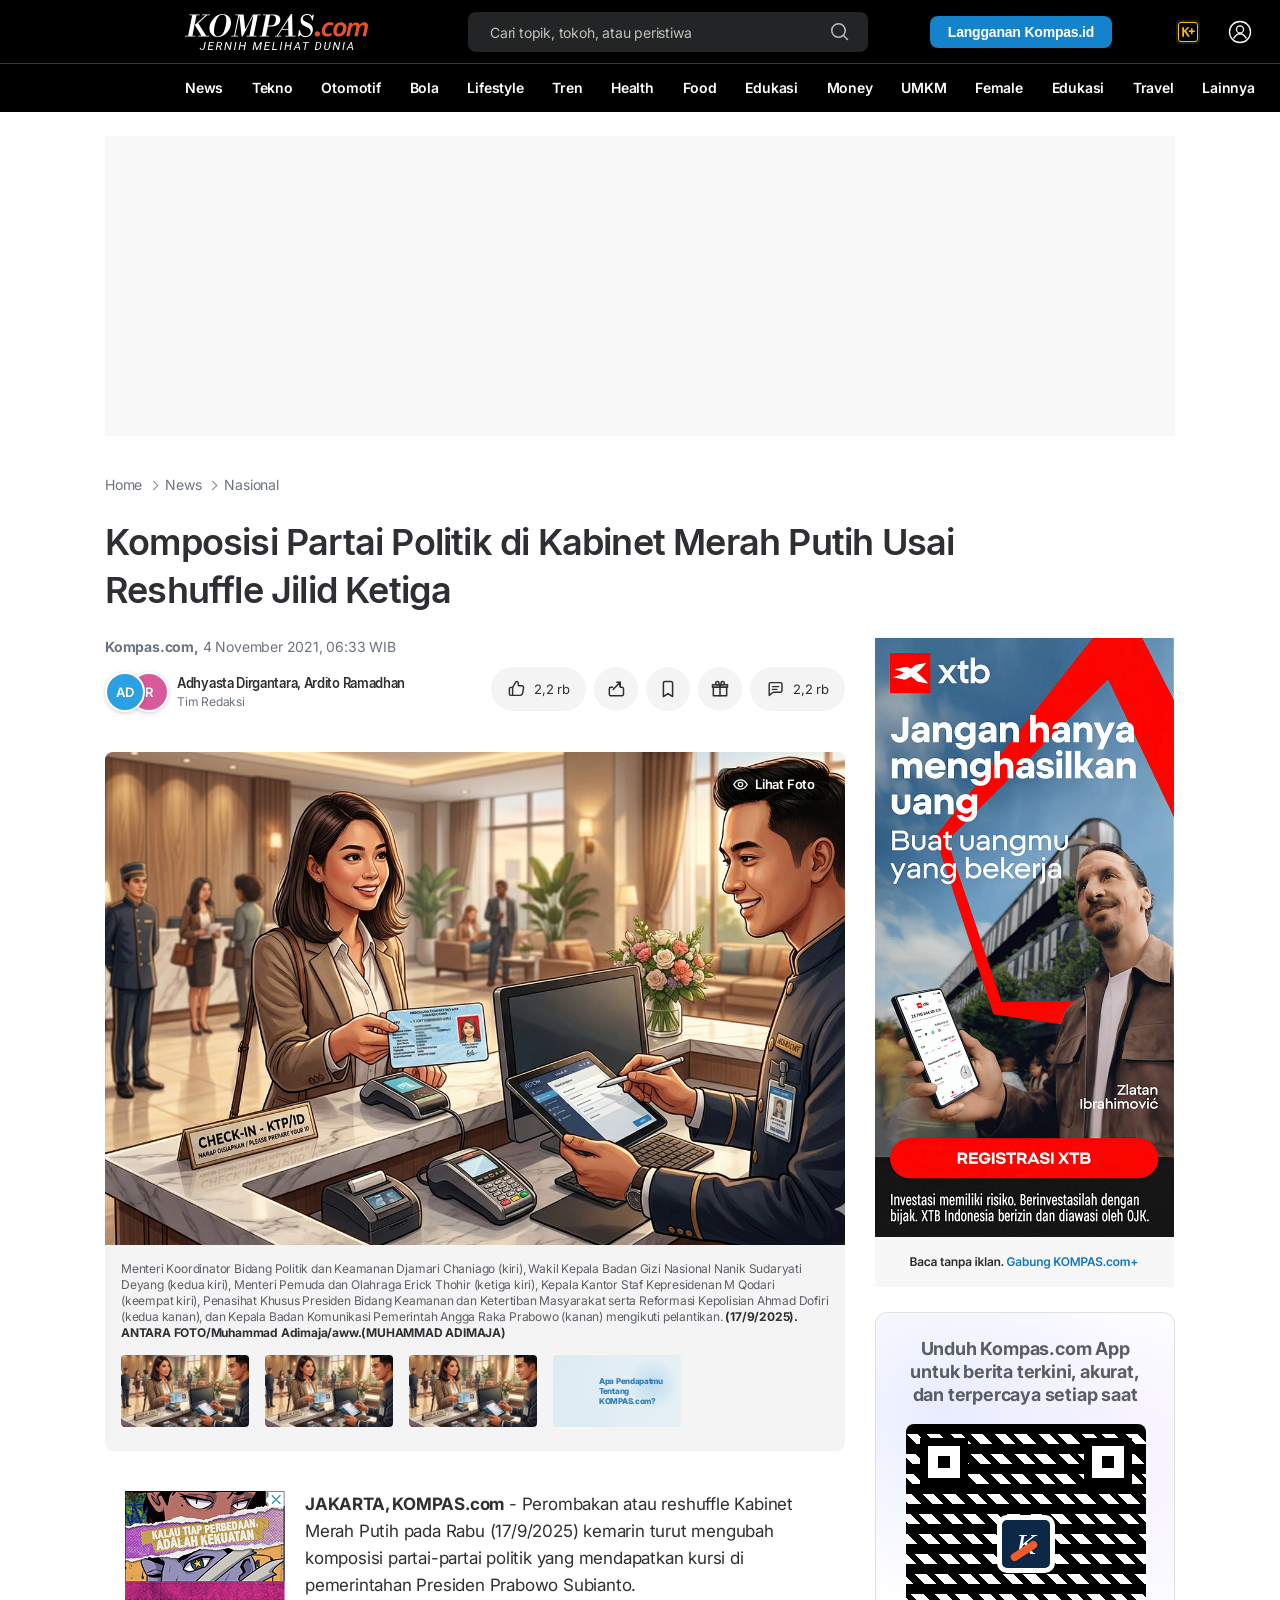
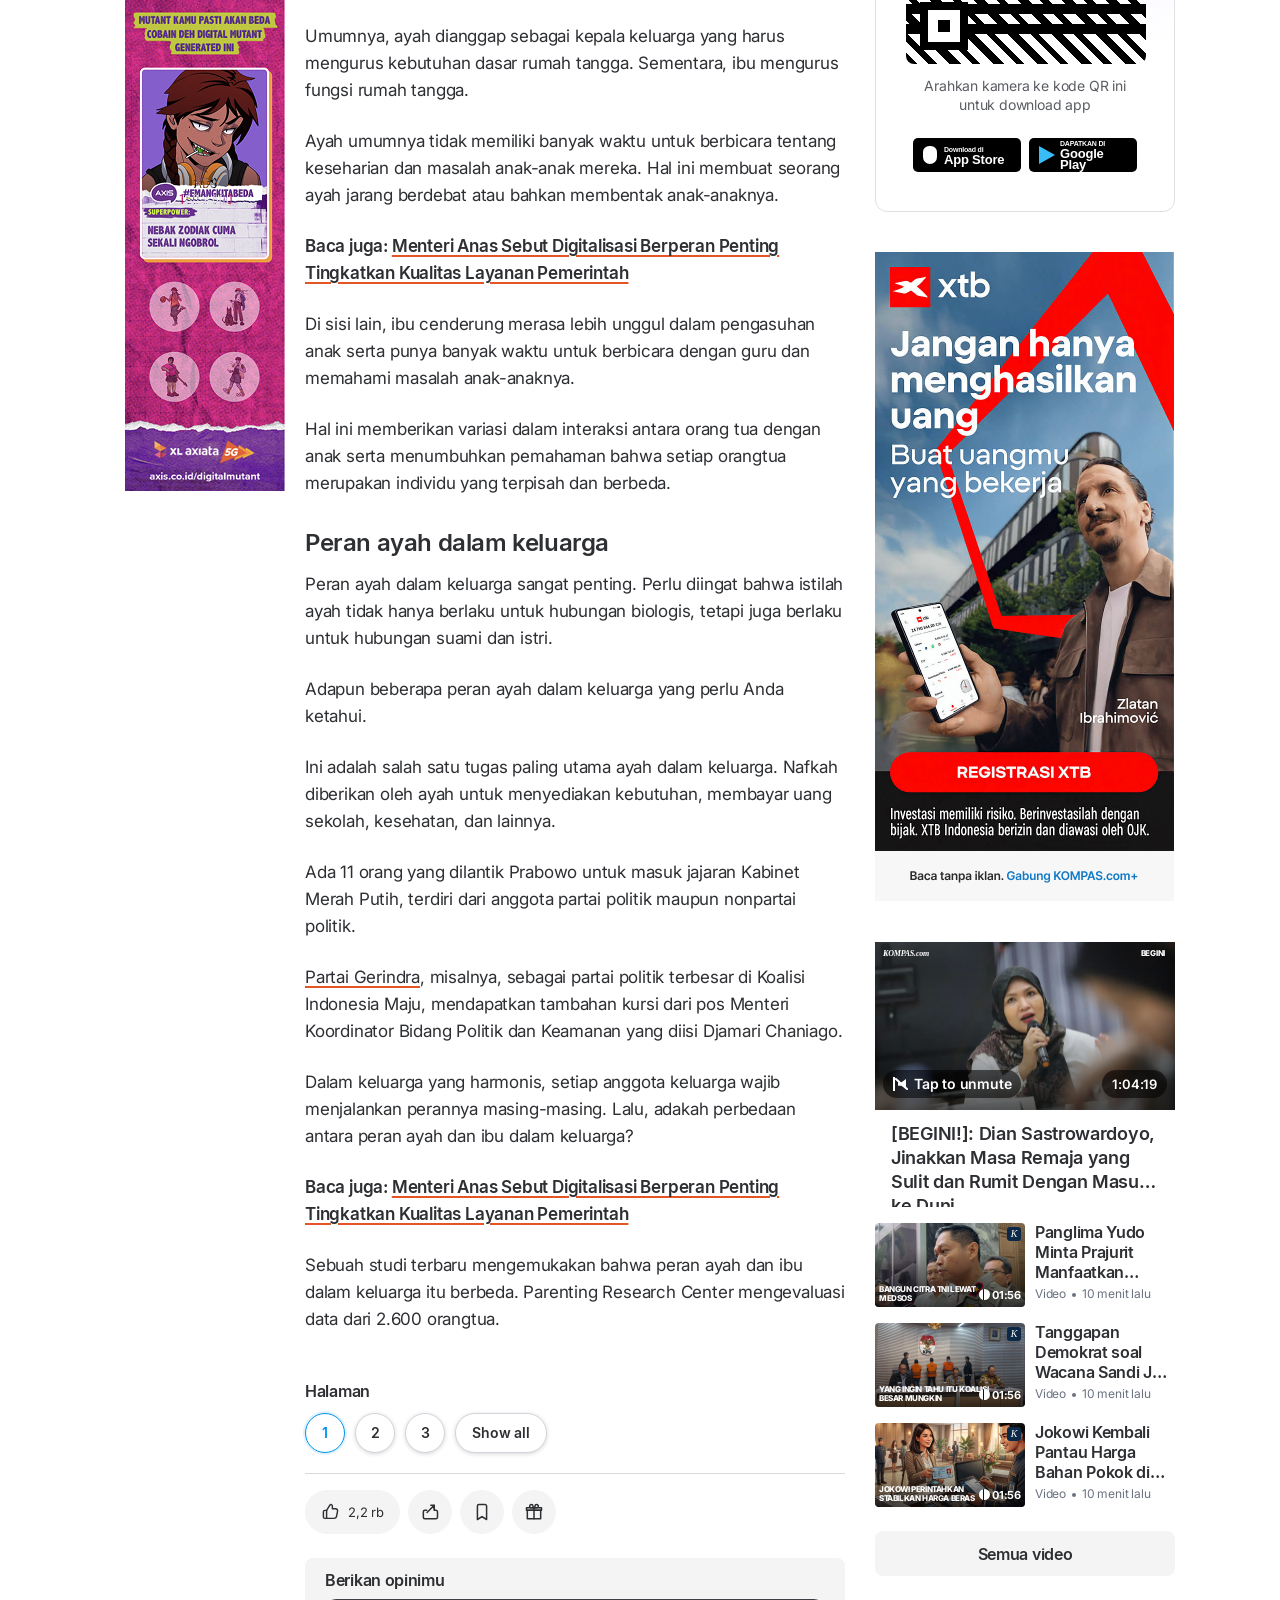
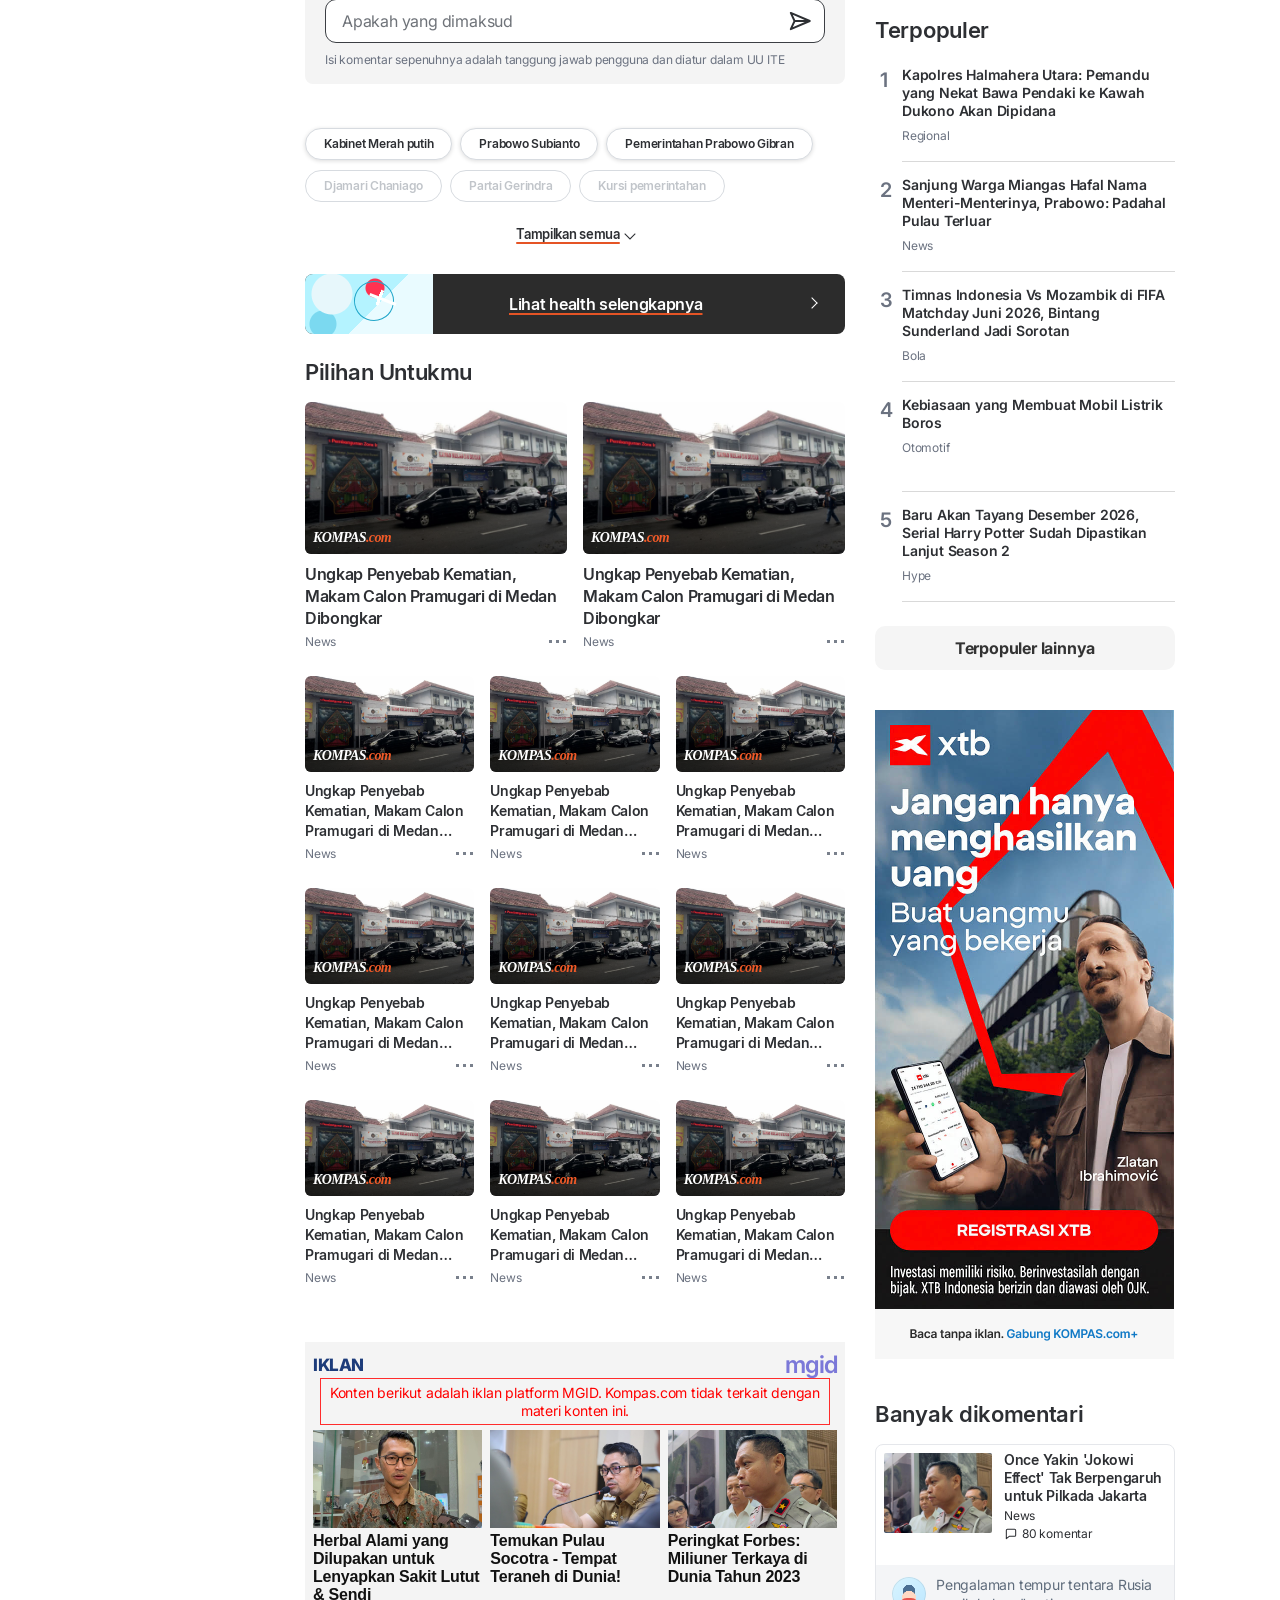
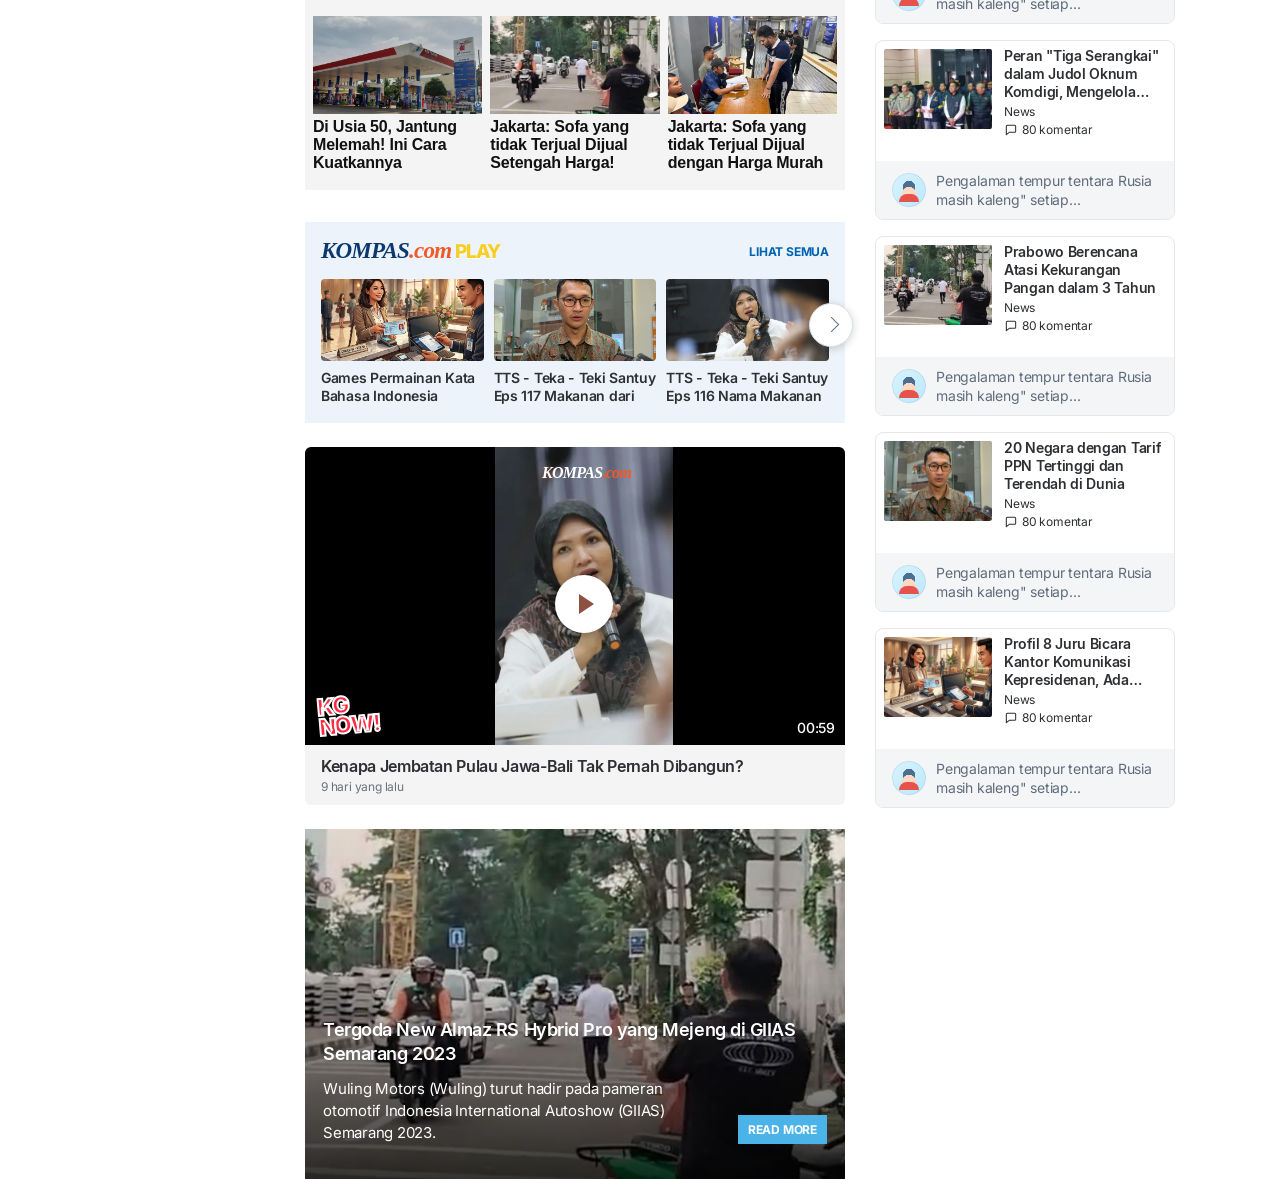
<file: article.html>
<!doctype html>
<html lang="id">
  <head>
    <meta charset="UTF-8" />
    <meta name="viewport" content="width=device-width, initial-scale=1.0" />
    <title>Artikel - Kompas.com</title>
    <link rel="preconnect" href="https://fonts.googleapis.com" />
    <link rel="preconnect" href="https://fonts.gstatic.com" crossorigin />
    <link href="https://fonts.googleapis.com/css2?family=Inter:wght@400;500;600;700;800&display=swap" rel="stylesheet" />
    <link rel="stylesheet" href="styles.css?v=article-page-5" />
  </head>
  <body class="article-page">
    <header class="site-header" aria-label="Kompas.com header">
      <div class="site-header__top">
        <div class="site-header__frame">
          <a class="brand" href="index.html" aria-label="Kompas.com">
            <svg class="brand__logo" width="183" height="36" viewBox="0 0 183 36" fill="none" xmlns="http://www.w3.org/2000/svg" aria-hidden="true" focusable="false">
            <g clip-path="url(#clip0_7351_44141)">
            <path d="M132.318 22.5954C130.817 22.5954 129.605 21.4092 129.605 19.9644C129.605 18.5196 130.817 17.3066 132.318 17.3066C133.819 17.3066 135.031 18.4928 135.031 19.9644C135.031 21.436 133.819 22.5954 132.318 22.5954Z" fill="#E55425"/>
            <path d="M10.28 22.4973H0V21.659H3.15675L7.2285 1.32901H4.41487V0.495117H14.6949V1.32901H11.4695L7.4298 21.6635H10.28V22.5018V22.4973ZM24.1514 22.4973H13.3087V21.659H16.4517L9.81337 10.9923L20.6241 1.32901H17.1974V0.495117H24.9932V1.32901H22.1796L13.2721 9.35576L21.1685 21.6635H24.1468V22.5018L24.1514 22.4973Z" fill="white"/>
            <path d="M24.444 14.1806C24.444 12.6332 24.7506 11.0948 25.3728 9.56968C25.9904 8.04013 26.9008 6.5641 28.104 5.13266C29.5086 3.43367 31.0137 2.15385 32.6241 1.2932C34.2391 0.437012 35.9319 0 37.7115 0C40.118 0 42.1035 0.83835 43.6682 2.51951C45.2283 4.19621 46.0106 6.3233 46.0106 8.89186C46.0106 10.3768 45.6995 11.8885 45.0819 13.4314C44.4642 14.9744 43.563 16.4593 42.3826 17.8774C40.9735 19.5897 39.45 20.8785 37.8259 21.7391C36.2018 22.6042 34.4907 23.0368 32.6882 23.0368C30.3 23.0368 28.3328 22.1984 26.7727 20.5217C25.2172 18.845 24.4395 16.7313 24.4395 14.1806H24.444ZM37.2174 0.83835C35.8678 0.83835 34.7058 1.28428 33.7313 2.17614C32.7522 3.068 31.8876 4.47269 31.1373 6.38573C30.4968 8.08473 29.9844 9.89075 29.6046 11.8038C29.2249 13.7168 29.0328 15.456 29.0328 17.0123C29.0328 18.7737 29.3713 20.0803 30.053 20.932C30.7347 21.7793 31.7732 22.2074 33.1777 22.2074C34.5822 22.2074 35.6985 21.757 36.6913 20.8517C37.6841 19.9509 38.5442 18.5641 39.2579 16.6912C39.8892 15.0368 40.3925 13.2441 40.7676 11.3133C41.1428 9.38239 41.3304 7.62988 41.3304 6.05128C41.3304 4.27648 40.9964 2.96544 40.3284 2.11371C39.6559 1.26644 38.622 0.83835 37.2174 0.83835Z" fill="white"/>
            <path d="M53.0334 22.4969H46.3311V21.6586H49.131L53.2302 1.32858H50.4211V0.494694H58.6241L60.1796 14.9295H60.477L67.893 0.490234H75.8124V1.32412H72.7059L68.6067 21.6586H71.5164V22.4969H61.4972V21.6586H64.4069L68.2911 2.26058H67.9296L57.6313 22.4925H56.6202L54.4563 2.22491H54.1086L50.1603 21.6541H53.0334V22.4925V22.4969Z" fill="white"/>
            <path d="M83.8368 22.4969H74.6914V21.6586H76.8279L80.8631 1.32413H78.0495V0.490234H87.9726C90.3837 0.490234 92.2045 0.940625 93.4443 1.83695C94.6842 2.73773 95.3018 4.06214 95.3018 5.81465C95.3018 7.07217 95.0181 8.1647 94.4417 9.08778C93.8698 10.0109 93.0234 10.7511 91.898 11.2996C91.0928 11.6876 90.1824 11.964 89.1621 12.129C88.1419 12.294 86.472 12.3788 84.1525 12.3788H82.8624L80.9912 21.663H83.8323V22.5014L83.8368 22.4969ZM83.0957 11.4468H84.7473C86.0374 11.4468 86.9707 11.3709 87.5426 11.2104C88.1145 11.0543 88.5948 10.7912 88.9837 10.4122C89.5876 9.8637 90.0634 9.12346 90.4065 8.19146C90.7497 7.26392 90.9189 6.25166 90.9189 5.16359C90.9189 3.74553 90.5712 2.7511 89.8758 2.18031C89.1804 1.60952 87.9315 1.32413 86.1381 1.32413H85.0263L83.0957 11.4423V11.4468Z" fill="white"/>
            <path d="M96.0841 22.4972H89.9033V21.6589H91.7699L105.907 0H107.096L107.526 21.6589H110.569V22.4972H100.389V21.6589H103.432L103.336 15.7681H96.7384L92.8039 21.6589H96.0933V22.4972H96.0841ZM103.326 14.8852L103.125 5.98885L97.2736 14.8852H103.322H103.326Z" fill="white"/>
            <path d="M113.766 22.4971H113.053L113.913 16.2095H114.988C115.281 18.1225 115.898 19.5807 116.85 20.5885C117.806 21.5963 119.046 22.1047 120.583 22.1047C122.006 22.1047 123.214 21.6587 124.207 20.7713C125.199 19.8795 125.693 18.8003 125.693 17.5339C125.693 16.7713 125.469 16.0712 125.021 15.4246C124.573 14.7825 123.95 14.2607 123.154 13.8639L120.3 12.4503C118.396 11.5049 117.147 10.613 116.553 9.77467C115.958 8.93632 115.66 7.84379 115.66 6.48816C115.66 4.5662 116.246 3.00544 117.422 1.80589C118.598 0.606336 120.135 0.00878906 122.033 0.00878906C123.013 0.00878906 123.882 0.164865 124.632 0.468098C125.382 0.77579 126.055 1.25294 126.65 1.89508L128.287 0.378912H128.763L127.857 6.29641H126.984C126.75 4.58404 126.224 3.26408 125.401 2.33655C124.573 1.40901 123.52 0.945244 122.226 0.945244C120.931 0.945244 119.833 1.29307 118.973 1.98872C118.113 2.68437 117.678 3.54056 117.678 4.54837C117.678 5.17267 117.843 5.69441 118.168 6.10912C118.497 6.52384 119.183 6.98315 120.235 7.49151L123.388 9.03443C124.934 9.78805 126.064 10.6844 126.782 11.7234C127.501 12.7624 127.857 14.0199 127.857 15.5004C127.857 17.7524 127.162 19.5718 125.762 20.9631C124.367 22.3499 122.518 23.0456 120.213 23.0456C119.252 23.0456 118.383 22.8761 117.605 22.5328C116.827 22.1894 116.177 21.6989 115.66 21.0656L113.753 22.506L113.766 22.4971Z" fill="white"/>
            <path d="M148.033 11.7014C147.521 11.4784 147.008 11.3178 146.5 11.2153C145.993 11.1127 145.535 11.0637 145.128 11.0637C144.501 11.0637 143.943 11.1618 143.458 11.3624C142.969 11.5587 142.543 11.8262 142.177 12.1517C141.811 12.4817 141.505 12.8563 141.253 13.2755C141.001 13.6991 140.795 14.1272 140.64 14.5731C140.484 15.0191 140.37 15.4561 140.297 15.8842C140.224 16.3123 140.192 16.7047 140.192 17.057C140.192 17.5832 140.26 18.0246 140.388 18.3814C140.521 18.7381 140.708 19.0191 140.942 19.2287C141.18 19.4338 141.463 19.5854 141.788 19.6746C142.113 19.7638 142.47 19.8039 142.85 19.8039C143.486 19.8039 144.149 19.7192 144.844 19.5453C145.535 19.3758 146.231 19.135 146.921 18.8318L146.308 21.717C145.823 21.9132 145.224 22.0915 144.515 22.2521C143.801 22.4126 143.046 22.4929 142.237 22.4929C141.532 22.4929 140.855 22.3948 140.201 22.203C139.546 22.0068 138.97 21.6991 138.462 21.2799C137.959 20.8563 137.556 20.3123 137.25 19.6478C136.948 18.9834 136.797 18.1718 136.797 17.2175C136.797 16.5977 136.861 15.9466 136.989 15.2688C137.117 14.591 137.318 13.9221 137.593 13.271C137.867 12.62 138.22 11.9957 138.654 11.3981C139.084 10.8006 139.601 10.2788 140.201 9.82844C140.8 9.37805 141.495 9.02576 142.287 8.75821C143.078 8.49511 143.957 8.36133 144.913 8.36133C145.453 8.36133 146.08 8.42822 146.784 8.562C147.489 8.69578 148.097 8.86969 148.6 9.08374L148.033 11.6924V11.7014Z" fill="#E55425"/>
            <path d="M156.039 8.37012C156.858 8.37012 157.595 8.47714 158.254 8.68673C158.912 8.90077 159.48 9.21739 159.951 9.63656C160.422 10.0557 160.784 10.5909 161.04 11.233C161.296 11.8751 161.424 12.6243 161.424 13.476C161.424 14.6622 161.259 15.7949 160.925 16.8829C160.596 17.971 160.102 18.9298 159.452 19.7637C158.803 20.5975 157.993 21.262 157.023 21.757C156.053 22.2519 154.937 22.4972 153.665 22.4972C152.86 22.4972 152.123 22.3902 151.46 22.1806C150.796 21.9665 150.229 21.6499 149.758 21.2308C149.287 20.8071 148.925 20.2809 148.669 19.6432C148.413 19.0056 148.285 18.2564 148.285 17.3958C148.285 16.214 148.449 15.0769 148.783 13.9888C149.117 12.9008 149.607 11.942 150.256 11.1081C150.906 10.2742 151.716 9.60981 152.686 9.11928C153.656 8.6243 154.772 8.37458 156.044 8.37458L156.039 8.37012ZM155.756 11.0635C155.303 11.0635 154.882 11.1527 154.502 11.3266C154.122 11.5006 153.784 11.7458 153.477 12.0535C153.175 12.3612 152.91 12.7224 152.686 13.1282C152.462 13.534 152.274 13.971 152.123 14.4392C151.972 14.9075 151.858 15.3846 151.78 15.8751C151.702 16.3657 151.666 16.8473 151.666 17.3199C151.666 18.087 151.849 18.6934 152.215 19.1393C152.581 19.5853 153.157 19.8038 153.944 19.8038C154.401 19.8038 154.818 19.7146 155.198 19.5407C155.577 19.3668 155.92 19.1215 156.222 18.8138C156.524 18.5061 156.79 18.1449 157.018 17.7391C157.247 17.3333 157.435 16.8963 157.581 16.4281C157.727 15.9599 157.842 15.4783 157.915 14.9833C157.993 14.4883 158.029 14.0022 158.029 13.534C158.029 12.7759 157.842 12.1739 157.476 11.7324C157.105 11.2865 156.529 11.068 155.751 11.068L155.756 11.0635Z" fill="#E55425"/>
            <path d="M174.642 10.7157C175.232 9.95763 175.923 9.37792 176.719 8.97212C177.515 8.57079 178.361 8.37012 179.253 8.37012C179.811 8.37012 180.319 8.44593 180.777 8.59754C181.234 8.74916 181.628 8.97658 181.957 9.2709C182.291 9.56521 182.547 9.92642 182.726 10.3545C182.904 10.7826 182.995 11.2687 182.995 11.8261C182.995 12.1694 182.963 12.5485 182.895 12.9632C182.826 13.3779 182.753 13.7971 182.666 14.2118L180.973 22.1494H177.615L179.294 14.2698C179.39 13.8239 179.454 13.4716 179.486 13.1995C179.518 12.932 179.537 12.7046 179.537 12.5217C179.537 12.3255 179.509 12.1472 179.459 11.9822C179.409 11.8172 179.326 11.67 179.212 11.5451C179.098 11.4203 178.947 11.3222 178.754 11.2464C178.562 11.175 178.334 11.1349 178.054 11.1349C177.487 11.1349 176.952 11.291 176.449 11.6076C175.945 11.9197 175.511 12.3523 175.154 12.8963C174.962 13.1728 174.797 13.4894 174.655 13.8417C174.513 14.194 174.39 14.6131 174.285 15.1037L172.789 22.1538H169.431L171.11 14.2742C171.206 13.8283 171.27 13.476 171.302 13.204C171.334 12.9364 171.352 12.709 171.352 12.5262C171.352 12.33 171.325 12.1516 171.274 11.9866C171.224 11.8216 171.137 11.6745 171.027 11.5496C170.913 11.4247 170.762 11.3266 170.57 11.2508C170.378 11.1795 170.149 11.1393 169.874 11.1393C169.353 11.1393 168.854 11.2731 168.387 11.5407C167.916 11.8082 167.505 12.1784 167.143 12.6511C166.914 12.9543 166.718 13.3066 166.544 13.699C166.374 14.0914 166.233 14.5507 166.118 15.0814L164.609 22.1583H161.25L164.114 8.71348H166.974V10.408H167.029C167.257 10.1405 167.523 9.88182 167.829 9.63656C168.131 9.3913 168.461 9.17725 168.818 8.98996C169.174 8.80267 169.554 8.65551 169.961 8.54403C170.368 8.43255 170.794 8.37904 171.229 8.37904C172.075 8.37904 172.789 8.5797 173.379 8.98104C173.964 9.38238 174.372 9.96209 174.587 10.7246H174.646L174.642 10.7157Z" fill="#E55425"/>
            <path d="M19.6861 27.915H20.7429L19.7593 33.5561C19.6495 34.3097 19.3384 34.9072 18.8214 35.3532C18.3045 35.7991 17.6639 36.0176 16.8908 35.9998C16.1725 35.9864 15.6144 35.7723 15.2255 35.3665C14.832 34.9563 14.6582 34.3944 14.7039 33.6809H15.7516C15.7104 34.1224 15.7928 34.4747 16.0032 34.7378C16.2137 35.0009 16.5248 35.1347 16.9457 35.1436C17.4078 35.157 17.7966 35.0187 18.1123 34.7199C18.4326 34.4256 18.6247 34.0421 18.6979 33.5694L19.6861 27.915Z" fill="white"/>
            <path d="M27.8754 32.2009H24.4396L23.9363 35.0236H27.9303L27.7747 35.8842H22.7285L24.1468 27.9199H29.1381L28.9825 28.7806H25.048L24.5951 31.3447H28.0309L27.88 32.2053L27.8754 32.2009Z" fill="white"/>
            <path d="M34.2438 32.6642H32.3589L31.787 35.8794H30.7256L32.1438 27.915H34.6006C35.4561 27.924 36.1104 28.138 36.5587 28.5572C37.0071 28.9764 37.1946 29.5471 37.126 30.274C37.0848 30.7735 36.8973 31.2149 36.5679 31.594C36.2385 31.973 35.7947 32.2629 35.2457 32.4546L36.513 35.8125V35.8838H35.3829L34.2392 32.6687L34.2438 32.6642ZM32.5098 31.7991H34.0608C34.6006 31.8036 35.0535 31.6653 35.4241 31.3844C35.7947 31.1034 36.0097 30.7289 36.0738 30.2606C36.1287 29.8013 36.0372 29.4446 35.7947 29.1859C35.5522 28.9273 35.1816 28.7891 34.683 28.7757H33.0497L32.5098 31.7991Z" fill="white"/>
            <path d="M45.3612 35.8794H44.3409L41.4221 29.6988L40.3241 35.8794H39.2627L40.6809 27.915H41.7012L44.6246 34.1269L45.7317 27.915H46.7794L45.3612 35.8794Z" fill="white"/>
            <path d="M50.0003 35.8794H48.9526L50.3709 27.915H51.4186L50.0003 35.8794Z" fill="white"/>
            <path d="M59.6719 35.8794H58.6151L59.2739 32.196H55.2845L54.6257 35.8794H53.5688L54.9871 27.915H56.0439L55.4309 31.3398H59.4157L60.0288 27.915H61.0901L59.6719 35.8794Z" fill="white"/>
            <path d="M70.3588 27.9156L71.7907 34.4039L75.5422 27.9156H76.9285L75.5102 35.8799H74.4625L75.0253 32.7272L75.6932 29.5209L71.9875 35.8799H71.1777L69.7183 29.3961L69.215 32.8298L68.6706 35.8755H67.6138L69.032 27.9111H70.3633L70.3588 27.9156Z" fill="white"/>
            <path d="M84.1571 32.2009H80.7213L80.2181 35.0236H84.212L84.0565 35.8842H79.0103L80.4285 27.9199H85.4198L85.2643 28.7806H81.3298L80.8769 31.3447H84.3127L84.1617 32.2053L84.1571 32.2009Z" fill="white"/>
            <path d="M88.2241 35.0236H91.9847L91.8292 35.8842H87.0117L88.43 27.9199H89.4914L88.2241 35.0281V35.0236Z" fill="white"/>
            <path d="M95.805 35.8794H94.7573L96.1756 27.915H97.2232L95.805 35.8794Z" fill="white"/>
            <path d="M105.472 35.8794H104.415L105.074 32.196H101.085L100.426 35.8794H99.3691L100.787 27.915H101.844L101.231 31.3398H105.216L105.829 27.915H106.89L105.472 35.8794Z" fill="white"/>
            <path d="M113.858 33.7969H110.546L109.429 35.8794H108.299L112.737 27.915H113.661L115.276 35.8794H114.238L113.849 33.7969H113.858ZM111.012 32.9362H113.702L113.025 29.2216L111.017 32.9362H111.012Z" fill="white"/>
            <path d="M124.051 28.7757H121.507L120.245 35.8838H119.197L120.46 28.7757H117.916L118.072 27.915H124.207L124.051 28.7757Z" fill="white"/>
            <path d="M129.825 35.8794L131.243 27.915H133.366C134.029 27.9195 134.606 28.0845 135.086 28.41C135.566 28.7356 135.914 29.1815 136.12 29.7523C136.33 30.3231 136.39 30.9607 136.307 31.6698L136.253 32.0711C136.088 33.2305 135.626 34.1581 134.866 34.8493C134.107 35.5405 133.151 35.8838 132.002 35.8838H129.825V35.8794ZM132.144 28.7712L131.033 35.0143H132.071C132.863 35.0187 133.535 34.7779 134.089 34.2963C134.642 33.8147 134.999 33.1547 135.164 32.3164C135.296 31.6475 135.338 31.0767 135.296 30.604C135.242 30.0377 135.049 29.5962 134.72 29.2751C134.391 28.9541 133.947 28.7891 133.393 28.7757H132.14L132.144 28.7712Z" fill="white"/>
            <path d="M145.837 27.915L144.895 33.3063C144.767 34.1358 144.401 34.7958 143.792 35.2818C143.188 35.7723 142.456 36.0087 141.596 35.9953C141.061 35.9864 140.594 35.866 140.201 35.643C139.807 35.4201 139.515 35.1034 139.327 34.6976C139.139 34.2919 139.08 33.8281 139.139 33.3108L140.082 27.915H141.12L140.182 33.3197C140.118 33.8771 140.214 34.3186 140.475 34.6352C140.736 34.9563 141.125 35.1213 141.646 35.1347C142.214 35.157 142.694 35.0053 143.088 34.6843C143.476 34.3632 143.723 33.9084 143.824 33.3242L144.767 27.915H145.828H145.837Z" fill="white"/>
            <path d="M153.798 35.8794H152.777L149.859 29.6988L148.761 35.8794H147.699L149.117 27.915H150.138L153.061 34.1269L154.168 27.915H155.216L153.798 35.8794Z" fill="white"/>
            <path d="M158.437 35.8794H157.389L158.807 27.915H159.855L158.437 35.8794Z" fill="white"/>
            <path d="M166.877 33.7969H163.565L162.449 35.8794H161.319L165.757 27.915H166.681L168.296 35.8794H167.257L166.868 33.7969H166.877ZM164.032 32.9362H166.722L166.045 29.2216L164.036 32.9362H164.032Z" fill="white"/>
            </g>
            <defs>
            <clipPath id="clip0_7351_44141">
            <rect width="183" height="36" fill="white"/>
            </clipPath>
            </defs>
            </svg>
            
          </a>

          <form class="search" role="search" aria-label="Cari berita">
            <label class="sr-only" for="site-search">Cari berita</label>
            <input id="site-search" type="search" placeholder="Cari topik, tokoh, atau peristiwa" />
            <button type="submit" aria-label="Cari">
              <svg class="search__icon" width="24" height="24" viewBox="0 0 256 256" aria-hidden="true" focusable="false">
                <circle cx="112" cy="112" r="72"></circle>
                <path d="M163 163l45 45"></path>
              </svg>
            </button>
          </form>

          <a class="subscribe-button" href="#">Langganan Kompas.id</a>
          <a class="kompas-plus" href="#" aria-label="Kompas plus">
            <svg class="kompas-plus__icon" width="24" height="24" viewBox="0 0 24 24" aria-hidden="true" focusable="false">
              <rect x="0" y="0" width="24" height="24" rx="4" fill="#1B1B1B"/>
              <rect x="2.5" y="2.5" width="19" height="19" rx="2.5" stroke="#FFBF00" stroke-width="1"/>
              <path d="M6.25 7.25H8V10.75L11.45 7.25H13.65L10.05 10.75L13.85 16.75H11.7L8.78 12.07L8 12.82V16.75H6.25V7.25Z" fill="#FFBF00"/>
              <path d="M16.55 8.25V10.45H18.75V11.95H16.55V14.15H15.05V11.95H12.85V10.45H15.05V8.25H16.55Z" fill="#FFBF00"/>
            </svg>
          </a>
          <a class="account-button" href="#" aria-label="Akun">
            <svg width="28" height="28" viewBox="0 0 256 256" aria-hidden="true" focusable="false">
              <circle cx="128" cy="128" r="96"></circle>
              <circle cx="128" cy="104" r="32"></circle>
              <path d="M72 184c14.5-25.1 34.3-40 56-40s41.5 14.9 56 40"></path>
            </svg>
          </a>
        </div>
      </div>

      <nav class="site-nav" aria-label="Navigasi utama">
        <div class="site-header__frame">
          <a class="nav-news" href="#">News</a>
          <a class="nav-tekno" href="#">Tekno</a>
          <a class="nav-otomotif" href="#">Otomotif</a>
          <a class="nav-bola" href="#">Bola</a>
          <a class="nav-lifestyle" href="#">Lifestyle</a>
          <a class="nav-tren" href="#">Tren</a>
          <a class="nav-health" href="#">Health</a>
          <a class="nav-food" href="#">Food</a>
          <a class="nav-edukasi" href="#">Edukasi</a>
          <a class="nav-money" href="#">Money</a>
          <a class="nav-umkm" href="#">UMKM</a>
          <a class="nav-female" href="#">Female</a>
          <a class="nav-edukasi-2" href="#">Edukasi</a>
          <a class="nav-travel" href="#">Travel</a>
          <a class="nav-lainnya" href="#">Lainnya</a>
        </div>
      </nav>
    </header>

    <main class="page article-detail-page">
      <section class="ad-slot container" aria-label="Advertisement"></section>
      <section class="article-title-block container" aria-label="Judul artikel">
        <nav class="article-breadcrumb" aria-label="Breadcrumb">
          <a href="index.html">Home</a>
          <span aria-hidden="true"></span>
          <a href="#">News</a>
          <span aria-hidden="true"></span>
          <a href="#">Nasional</a>
        </nav>
        <h1>Komposisi Partai Politik di Kabinet Merah Putih Usai Reshuffle Jilid Ketiga</h1>
        <div class="article-meta-actions">
          <div class="article-meta">
            <div class="article-source-date">
              <strong>Kompas.com,</strong>
              <time datetime="2021-11-04T06:33:00+07:00">4 November 2021, 06:33 WIB</time>
            </div>
            <div class="article-author-row">
              <div class="article-author-avatars" aria-hidden="true">
                <span>AD</span>
                <span>R</span>
              </div>
              <div class="article-author-text">
                <p>Adhyasta Dirgantara, Ardito Ramadhan</p>
                <span>Tim Redaksi</span>
              </div>
            </div>
          </div>
          <div class="article-actions" aria-label="Aksi artikel">
            <button class="article-action article-action--wide" type="button" aria-label="Sukai artikel">
              <svg viewBox="0 0 24 24" aria-hidden="true" focusable="false">
                <path d="M7 10v10"></path>
                <path d="M7 10l4.1-6.5c.9-1.4 3.1-.8 3.1.9V8h4.2c1.5 0 2.6 1.4 2.3 2.8l-1.2 6.5c-.3 1.6-1.6 2.7-3.2 2.7H4.8A1.8 1.8 0 0 1 3 18.2v-6.4A1.8 1.8 0 0 1 4.8 10H7Z"></path>
              </svg>
              <span>2,2 rb</span>
            </button>
            <button class="article-action" type="button" aria-label="Bagikan artikel">
              <svg viewBox="0 0 24 24" aria-hidden="true" focusable="false">
                <path d="M8.5 12.5 17 4v6h2.2a1.8 1.8 0 0 1 1.8 1.8v6.4a1.8 1.8 0 0 1-1.8 1.8H5.8A1.8 1.8 0 0 1 4 18.2v-6.4A1.8 1.8 0 0 1 5.8 10H8"></path>
                <path d="M13 4h4v4"></path>
              </svg>
            </button>
            <button class="article-action" type="button" aria-label="Simpan artikel">
              <svg viewBox="0 0 24 24" aria-hidden="true" focusable="false">
                <path d="M6.5 4.8A1.8 1.8 0 0 1 8.3 3h7.4a1.8 1.8 0 0 1 1.8 1.8V21L12 17.5 6.5 21V4.8Z"></path>
              </svg>
            </button>
            <button class="article-action" type="button" aria-label="Reward artikel">
              <svg viewBox="0 0 24 24" aria-hidden="true" focusable="false">
                <path d="M4 10h16v10H4V10Z"></path>
                <path d="M3 7h18v3H3V7Z"></path>
                <path d="M12 7v13"></path>
                <path d="M12 7H8.8a2 2 0 1 1 2-2c0 1.1 1.2 2 1.2 2Z"></path>
                <path d="M12 7h3.2a2 2 0 1 0-2-2c0 1.1-1.2 2-1.2 2Z"></path>
              </svg>
            </button>
            <button class="article-action article-action--wide" type="button" aria-label="Komentar artikel">
              <svg viewBox="0 0 24 24" aria-hidden="true" focusable="false">
                <path d="M4 5.8A1.8 1.8 0 0 1 5.8 4h12.4A1.8 1.8 0 0 1 20 5.8v8.4a1.8 1.8 0 0 1-1.8 1.8H9l-5 4V5.8Z"></path>
                <path d="M8 9h8"></path>
                <path d="M8 12.5h5.5"></path>
              </svg>
              <span>2,2 rb</span>
            </button>
          </div>
        </div>
        <section class="article-layout" aria-label="Isi artikel">
        <article class="article-main-column" aria-label="Konten artikel">
          <figure class="article-lead-media">
            <div class="article-lead-photo">
              <button type="button" aria-label="Lihat foto">
                <svg viewBox="0 0 24 24" aria-hidden="true" focusable="false">
                  <path d="M2.5 12s3.5-6.5 9.5-6.5 9.5 6.5 9.5 6.5-3.5 6.5-9.5 6.5S2.5 12 2.5 12Z"></path>
                  <circle cx="12" cy="12" r="3"></circle>
                </svg>
                <span>Lihat Foto</span>
              </button>
            </div>
            <figcaption>
              Menteri Koordinator Bidang Politik dan Keamanan Djamari Chaniago (kiri), Wakil Kepala Badan Gizi Nasional Nanik Sudaryati Deyang (kedua kiri), Menteri Pemuda dan Olahraga Erick Thohir (ketiga kiri), Kepala Kantor Staf Kepresidenan M Qodari (keempat kiri), Penasihat Khusus Presiden Bidang Keamanan dan Ketertiban Masyarakat serta Reformasi Kepolisian Ahmad Dofiri (kedua kanan), dan Kepala Badan Komunikasi Pemerintah Angga Raka Prabowo (kanan) mengikuti pelantikan. <strong>(17/9/2025). ANTARA FOTO/Muhammad Adimaja/aww.(MUHAMMAD ADIMAJA)</strong>
            </figcaption>
            <div class="article-photo-strip" aria-label="Foto lainnya">
              <button class="article-thumb article-thumb--one" type="button" aria-label="Foto 1"></button>
              <button class="article-thumb article-thumb--two" type="button" aria-label="Foto 2"></button>
              <button class="article-thumb article-thumb--three" type="button" aria-label="Foto 3"></button>
              <a class="article-inline-ad" href="#" aria-label="Iklan Kompas.com">
                <span>Apa Pendapatmu<br />Tentang<br />KOMPAS.com?</span>
              </a>
            </div>
          </figure>
          <section class="article-body-section" aria-label="Isi berita">
            <aside class="article-body-ad" aria-label="Iklan">
              <img src="assets/ad-skycraper.png" alt="Iklan AXIS Digital Mutant" />
            </aside>
            <div class="article-copy">
              <p><strong>JAKARTA, KOMPAS.com</strong> - Perombakan atau reshuffle Kabinet Merah Putih pada Rabu (17/9/2025) kemarin turut mengubah komposisi partai-partai politik yang mendapatkan kursi di pemerintahan Presiden Prabowo Subianto.</p>
              <p>Umumnya, ayah dianggap sebagai kepala keluarga yang harus mengurus kebutuhan dasar rumah tangga. Sementara, ibu mengurus fungsi rumah tangga.</p>
              <p>Ayah umumnya tidak memiliki banyak waktu untuk berbicara tentang keseharian dan masalah anak-anak mereka. Hal ini membuat seorang ayah jarang berdebat atau bahkan membentak anak-anaknya.</p>
              <p class="read-also"><strong>Baca juga:</strong> <a href="#">Menteri Anas Sebut Digitalisasi Berperan Penting Tingkatkan Kualitas Layanan Pemerintah</a></p>
              <p>Di sisi lain, ibu cenderung merasa lebih unggul dalam pengasuhan anak serta punya banyak waktu untuk berbicara dengan guru dan memahami masalah anak-anaknya.</p>
              <p>Hal ini memberikan variasi dalam interaksi antara orang tua dengan anak serta menumbuhkan pemahaman bahwa setiap orangtua merupakan individu yang terpisah dan berbeda.</p>
              <h2>Peran ayah dalam keluarga</h2>
              <p>Peran ayah dalam keluarga sangat penting. Perlu diingat bahwa istilah ayah tidak hanya berlaku untuk hubungan biologis, tetapi juga berlaku untuk hubungan suami dan istri.</p>
              <p>Adapun beberapa peran ayah dalam keluarga yang perlu Anda ketahui.</p>
              <p>Ini adalah salah satu tugas paling utama ayah dalam keluarga. Nafkah diberikan oleh ayah untuk menyediakan kebutuhan, membayar uang sekolah, kesehatan, dan lainnya.</p>
              <p>Ada 11 orang yang dilantik Prabowo untuk masuk jajaran Kabinet Merah Putih, terdiri dari anggota partai politik maupun nonpartai politik.</p>
              <p><a href="#">Partai Gerindra</a>, misalnya, sebagai partai politik terbesar di Koalisi Indonesia Maju, mendapatkan tambahan kursi dari pos Menteri Koordinator Bidang Politik dan Keamanan yang diisi Djamari Chaniago.</p>
              <p>Dalam keluarga yang harmonis, setiap anggota keluarga wajib menjalankan perannya masing-masing. Lalu, adakah perbedaan antara peran ayah dan ibu dalam keluarga?</p>
              <p class="read-also"><strong>Baca juga:</strong> <a href="#">Menteri Anas Sebut Digitalisasi Berperan Penting Tingkatkan Kualitas Layanan Pemerintah</a></p>
              <p>Sebuah studi terbaru mengemukakan bahwa peran ayah dan ibu dalam keluarga itu berbeda. Parenting Research Center mengevaluasi data dari 2.600 orangtua.</p>
              <section class="article-after-content" aria-label="Navigasi dan opini artikel">
                <div class="article-pages" aria-label="Halaman artikel">
                  <h2>Halaman</h2>
                  <div>
                    <a class="is-active" href="#">1</a>
                    <a href="#">2</a>
                    <a href="#">3</a>
                    <a class="show-all" href="#">Show all</a>
                  </div>
                </div>
                <div class="article-copy-divider" aria-hidden="true"></div>
                <div class="article-copy-actions" aria-label="Aksi artikel">
                  <button class="article-action article-action--wide" type="button" aria-label="Sukai artikel">
                    <svg viewBox="0 0 24 24" aria-hidden="true" focusable="false">
                      <path d="M7 10v10"></path>
                      <path d="M7 10l4.1-6.5c.9-1.4 3.1-.8 3.1.9V8h4.2c1.5 0 2.6 1.4 2.3 2.8l-1.2 6.5c-.3 1.6-1.6 2.7-3.2 2.7H4.8A1.8 1.8 0 0 1 3 18.2v-6.4A1.8 1.8 0 0 1 4.8 10H7Z"></path>
                    </svg>
                    <span>2,2 rb</span>
                  </button>
                  <button class="article-action" type="button" aria-label="Bagikan artikel">
                    <svg viewBox="0 0 24 24" aria-hidden="true" focusable="false">
                      <path d="M8.5 12.5 17 4v6h2.2a1.8 1.8 0 0 1 1.8 1.8v6.4a1.8 1.8 0 0 1-1.8 1.8H5.8A1.8 1.8 0 0 1 4 18.2v-6.4A1.8 1.8 0 0 1 5.8 10H8"></path>
                      <path d="M13 4h4v4"></path>
                    </svg>
                  </button>
                  <button class="article-action" type="button" aria-label="Simpan artikel">
                    <svg viewBox="0 0 24 24" aria-hidden="true" focusable="false">
                      <path d="M6.5 4.8A1.8 1.8 0 0 1 8.3 3h7.4a1.8 1.8 0 0 1 1.8 1.8V21L12 17.5 6.5 21V4.8Z"></path>
                    </svg>
                  </button>
                  <button class="article-action" type="button" aria-label="Reward artikel">
                    <svg viewBox="0 0 24 24" aria-hidden="true" focusable="false">
                      <path d="M4 10h16v10H4V10Z"></path>
                      <path d="M3 7h18v3H3V7Z"></path>
                      <path d="M12 7v13"></path>
                      <path d="M12 7H8.8a2 2 0 1 1 2-2c0 1.1 1.2 2 1.2 2Z"></path>
                      <path d="M12 7h3.2a2 2 0 1 0-2-2c0 1.1-1.2 2-1.2 2Z"></path>
                    </svg>
                  </button>
                </div>
                <form class="opinion-box" aria-label="Berikan opinimu">
                  <label for="article-opinion">Berikan opinimu</label>
                  <div>
                    <input id="article-opinion" type="text" placeholder="Apakah yang dimaksud" />
                    <button type="submit" aria-label="Kirim opini">
                      <svg viewBox="0 0 24 24" aria-hidden="true" focusable="false">
                        <path d="M3.5 4.5 21 12 3.5 19.5 7 12 3.5 4.5Z"></path>
                        <path d="M7 12h14"></path>
                      </svg>
                    </button>
                  </div>
                  <p>Isi komentar sepenuhnya adalah tanggung jawab pengguna dan diatur dalam UU ITE</p>
                </form>
                <div class="article-tags" aria-label="Topik terkait">
                  <a href="#">Kabinet Merah putih</a>
                  <a href="#">Prabowo Subianto</a>
                  <a href="#">Pemerintahan Prabowo Gibran</a>
                  <a class="muted" href="#">Djamari Chaniago</a>
                  <a class="muted" href="#">Partai Gerindra</a>
                  <a class="muted" href="#">Kursi pemerintahan</a>
                </div>
                <a class="article-show-more" href="#">Tampilkan semua <span aria-hidden="true"></span></a>
                <a class="health-cta" href="#">
                  <span aria-hidden="true"></span>
                  <strong>Lihat health selengkapnya</strong>
                  <i aria-hidden="true"></i>
                </a>
                <section class="for-you-section" aria-label="Pilihan Untukmu">
                  <h2>Pilihan Untukmu</h2>
                  <div class="for-you-grid">
                    <article class="for-you-card for-you-card--large">
                      <div class="for-you-card__media for-you-card__media--one"><span>KOMPAS<span>.com</span></span></div>
                      <h3>Ungkap Penyebab Kematian, Makam Calon Pramugari di Medan Dibongkar</h3>
                      <p>News</p>
                      <button type="button" aria-label="Opsi artikel"></button>
                    </article>
                    <article class="for-you-card for-you-card--large">
                      <div class="for-you-card__media for-you-card__media--one"><span>KOMPAS<span>.com</span></span></div>
                      <h3>Ungkap Penyebab Kematian, Makam Calon Pramugari di Medan Dibongkar</h3>
                      <p>News</p>
                      <button type="button" aria-label="Opsi artikel"></button>
                    </article>
                    <article class="for-you-card">
                      <div class="for-you-card__media for-you-card__media--one"><span>KOMPAS<span>.com</span></span></div>
                      <h3>Ungkap Penyebab Kematian, Makam Calon Pramugari di Medan Dibongkar</h3>
                      <p>News</p>
                      <button type="button" aria-label="Opsi artikel"></button>
                    </article>
                    <article class="for-you-card">
                      <div class="for-you-card__media for-you-card__media--one"><span>KOMPAS<span>.com</span></span></div>
                      <h3>Ungkap Penyebab Kematian, Makam Calon Pramugari di Medan Dibongkar</h3>
                      <p>News</p>
                      <button type="button" aria-label="Opsi artikel"></button>
                    </article>
                    <article class="for-you-card">
                      <div class="for-you-card__media for-you-card__media--one"><span>KOMPAS<span>.com</span></span></div>
                      <h3>Ungkap Penyebab Kematian, Makam Calon Pramugari di Medan Dibongkar</h3>
                      <p>News</p>
                      <button type="button" aria-label="Opsi artikel"></button>
                    </article>
                    <article class="for-you-card">
                      <div class="for-you-card__media for-you-card__media--one"><span>KOMPAS<span>.com</span></span></div>
                      <h3>Ungkap Penyebab Kematian, Makam Calon Pramugari di Medan Dibongkar</h3>
                      <p>News</p>
                      <button type="button" aria-label="Opsi artikel"></button>
                    </article>
                    <article class="for-you-card">
                      <div class="for-you-card__media for-you-card__media--one"><span>KOMPAS<span>.com</span></span></div>
                      <h3>Ungkap Penyebab Kematian, Makam Calon Pramugari di Medan Dibongkar</h3>
                      <p>News</p>
                      <button type="button" aria-label="Opsi artikel"></button>
                    </article>
                    <article class="for-you-card">
                      <div class="for-you-card__media for-you-card__media--one"><span>KOMPAS<span>.com</span></span></div>
                      <h3>Ungkap Penyebab Kematian, Makam Calon Pramugari di Medan Dibongkar</h3>
                      <p>News</p>
                      <button type="button" aria-label="Opsi artikel"></button>
                    </article>
                    <article class="for-you-card">
                      <div class="for-you-card__media for-you-card__media--one"><span>KOMPAS<span>.com</span></span></div>
                      <h3>Ungkap Penyebab Kematian, Makam Calon Pramugari di Medan Dibongkar</h3>
                      <p>News</p>
                      <button type="button" aria-label="Opsi artikel"></button>
                    </article>
                    <article class="for-you-card">
                      <div class="for-you-card__media for-you-card__media--one"><span>KOMPAS<span>.com</span></span></div>
                      <h3>Ungkap Penyebab Kematian, Makam Calon Pramugari di Medan Dibongkar</h3>
                      <p>News</p>
                      <button type="button" aria-label="Opsi artikel"></button>
                    </article>
                    <article class="for-you-card">
                      <div class="for-you-card__media for-you-card__media--one"><span>KOMPAS<span>.com</span></span></div>
                      <h3>Ungkap Penyebab Kematian, Makam Calon Pramugari di Medan Dibongkar</h3>
                      <p>News</p>
                      <button type="button" aria-label="Opsi artikel"></button>
                    </article>
                  </div>
                </section>
                <section class="mgid-widget" aria-label="Iklan MGID">
                  <header><strong>IKLAN</strong><span>mgid</span></header>
                  <p>Konten berikut adalah iklan platform MGID. Kompas.com tidak terkait dengan materi konten ini.</p>
                  <div class="mgid-grid">
                    <article><div class="mgid-thumb mgid-thumb--one"></div><h3>Herbal Alami yang Dilupakan untuk Lenyapkan Sakit Lutut &amp; Sendi</h3></article>
                    <article><div class="mgid-thumb mgid-thumb--two"></div><h3>Temukan Pulau Socotra - Tempat Teraneh di Dunia!</h3></article>
                    <article><div class="mgid-thumb mgid-thumb--three"></div><h3>Peringkat Forbes: Miliuner Terkaya di Dunia Tahun 2023</h3></article>
                    <article><div class="mgid-thumb mgid-thumb--four"></div><h3>Di Usia 50, Jantung Melemah! Ini Cara Kuatkannya</h3></article>
                    <article><div class="mgid-thumb mgid-thumb--five"></div><h3>Jakarta: Sofa yang tidak Terjual Dijual Setengah Harga!</h3></article>
                    <article><div class="mgid-thumb mgid-thumb--six"></div><h3>Jakarta: Sofa yang tidak Terjual Dijual dengan Harga Murah</h3></article>
                  </div>
                </section>
                <section class="kompas-play-widget" aria-label="Kompas.com Play">
                  <header><h2>KOMPAS<span>.com</span><strong>PLAY</strong></h2><a href="#">LIHAT SEMUA</a></header>
                  <div class="play-track">
                    <article><div class="play-thumb play-thumb--one"></div><h3>Games Permainan Kata Bahasa Indonesia</h3></article>
                    <article><div class="play-thumb play-thumb--two"></div><h3>TTS - Teka - Teki Santuy Eps 117 Makanan dari</h3></article>
                    <article><div class="play-thumb play-thumb--three"></div><h3>TTS - Teka - Teki Santuy Eps 116 Nama Makanan</h3></article>
                    <button type="button" aria-label="Lihat berikutnya"></button>
                  </div>
                </section>
                <section class="kg-now-card" aria-label="KG Now video">
                  <div class="kg-now-media">
                    <div class="kg-now-video">
                      <span class="kg-now-brand">KOMPAS<span>.com</span></span>
                      <button type="button" aria-label="Putar video"></button>
                      <strong>KG<br />Now!</strong>
                    </div>
                    <span class="kg-now-duration">00:59</span>
                  </div>
                  <div class="kg-now-body">
                    <h2>Kenapa Jembatan Pulau Jawa-Bali Tak Pernah Dibangun?</h2>
                    <p>9 hari yang lalu</p>
                  </div>
                </section>
                <section class="sponsored-feature" aria-label="Artikel promosi">
                  <div class="sponsored-feature__media"></div>
                  <div class="sponsored-feature__content">
                    <h2>Tergoda New Almaz RS Hybrid Pro yang Mejeng di GIIAS Semarang 2023</h2>
                    <p>Wuling Motors (Wuling) turut hadir pada pameran otomotif Indonesia International Autoshow (GIIAS) Semarang 2023.</p>
                    <a href="#">READ MORE</a>
                  </div>
                </section>
              </section>
            </div>
          </section>
        </article>
        <aside class="article-sidebar" aria-label="Sidebar artikel">
          <a class="sidebar-ad" href="#" aria-label="Iklan XTB">
            <img src="assets/sidebar-xtb-ad.png" alt="XTB - Jangan hanya menghasilkan uang. Buat uangmu yang bekerja." />
          </a>
          <a class="app-card article-app-card" href="#" aria-label="Unduh Kompas.com App">
            <h2>Unduh Kompas.com App<br />untuk berita terkini, akurat,<br />dan terpercaya setiap saat</h2>
            <div class="qr-code" aria-hidden="true">
              <span class="qr-corner qr-corner--tl"></span>
              <span class="qr-corner qr-corner--tr"></span>
              <span class="qr-corner qr-corner--bl"></span>
              <span class="qr-logo">K</span>
            </div>
            <p>Arahkan kamera ke kode QR ini untuk download app</p>
            <div class="store-buttons" aria-hidden="true">
              <span class="store-button store-button--apple">
                <strong>Download di</strong>
                App Store
              </span>
              <span class="store-button store-button--play">
                <strong>DAPATKAN DI</strong>
                Google Play
              </span>
            </div>
          </a>
          <a class="sidebar-ad article-tower-ad-2" href="#" aria-label="Iklan XTB tower 2">
            <img src="assets/sidebar-xtb-ad.png" alt="XTB - Jangan hanya menghasilkan uang. Buat uangmu yang bekerja." />
          </a>
          <section class="video-widget article-video-widget" aria-label="Video">
            <article class="video-feature">
              <div class="video-feature__media">
                <span class="video-brand">KOMPAS.com</span>
                <span class="video-badge">Begini</span>
                <span class="video-unmute"><i aria-hidden="true"></i>Tap to unmute</span>
                <span class="video-duration">1:04:19</span>
              </div>
              <h2>[BEGINI!]: Dian Sastrowardoyo, Jinakkan Masa Remaja yang Sulit dan Rumit Dengan Masuk ke Duni...</h2>
            </article>
            <div class="video-list">
              <article class="video-item">
                <div class="video-item__media video-item__media--one">
                  <span>Bangun Citra TNI Lewat Medsos</span>
                  <small>01:56</small>
                </div>
                <div>
                  <h3>Panglima Yudo Minta Prajurit Manfaatkan Potensi Medsos untuk Bang...</h3>
                  <p>Video <i></i> 10 menit lalu</p>
                </div>
              </article>
              <article class="video-item">
                <div class="video-item__media video-item__media--two">
                  <span>Yang Ingin Tahu Itu Koalisi Besar Mungkin</span>
                  <small>01:56</small>
                </div>
                <div>
                  <h3>Tanggapan Demokrat soal Wacana Sandi Jadi Cawapres Anies</h3>
                  <p>Video <i></i> 10 menit lalu</p>
                </div>
              </article>
              <article class="video-item">
                <div class="video-item__media video-item__media--three">
                  <span>Jokowi Perintahkan Stabilkan Harga Beras</span>
                  <small>01:56</small>
                </div>
                <div>
                  <h3>Jokowi Kembali Pantau Harga Bahan Pokok di Pasar: Semua Stabil Kecu...</h3>
                  <p>Video <i></i> 10 menit lalu</p>
                </div>
              </article>
            </div>
            <a class="video-widget__button" href="#">Semua video</a>
          </section>
          <section class="article-popular-widget" aria-label="Terpopuler">
            <h2>Terpopuler</h2>
            <ol class="popular-list">
              <li><a href="#">Kapolres Halmahera Utara: Pemandu yang Nekat Bawa Pendaki ke Kawah Dukono Akan Dipidana</a><span>Regional</span></li>
              <li><a href="#">Sanjung Warga Miangas Hafal Nama Menteri-Menterinya, Prabowo: Padahal Pulau Terluar</a><span>News</span></li>
              <li><a href="#">Timnas Indonesia Vs Mozambik di FIFA Matchday Juni 2026, Bintang Sunderland Jadi Sorotan</a><span>Bola</span></li>
              <li><a href="#">Kebiasaan yang Membuat Mobil Listrik Boros</a><span>Otomotif</span></li>
              <li><a href="#">Baru Akan Tayang Desember 2026, Serial Harry Potter Sudah Dipastikan Lanjut Season 2</a><span>Hype</span></li>
            </ol>
            <a class="popular-more" href="#">Terpopuler lainnya</a>
          </section>
          <a class="sidebar-ad article-tower-ad-3" href="#" aria-label="Iklan XTB tower 3">
            <img src="assets/sidebar-xtb-ad.png" alt="XTB - Jangan hanya menghasilkan uang. Buat uangmu yang bekerja." />
          </a>
          <section class="article-commented-widget" aria-label="Banyak dikomentari">
            <h2>Banyak dikomentari</h2>
            <div class="article-commented-list">
              <article class="article-comment-card">
                <div class="article-comment-card__top">
                  <div class="article-comment-card__media article-comment-card__media--one"></div>
                  <div>
                    <h3>Once Yakin 'Jokowi Effect' Tak Berpengaruh untuk Pilkada Jakarta</h3>
                    <p>News</p>
                    <span><svg viewBox="0 0 24 24" aria-hidden="true" focusable="false"><path d="M4 5.8A1.8 1.8 0 0 1 5.8 4h12.4A1.8 1.8 0 0 1 20 5.8v8.4a1.8 1.8 0 0 1-1.8 1.8H9l-5 4V5.8Z"></path></svg>80 komentar</span>
                  </div>
                </div>
                <div class="article-comment-card__quote"><span></span><p>Pengalaman tempur tentara Rusia masih kaleng" setiap...</p></div>
              </article>
              <article class="article-comment-card">
                <div class="article-comment-card__top">
                  <div class="article-comment-card__media article-comment-card__media--two"></div>
                  <div>
                    <h3>Peran "Tiga Serangkai" dalam Judol Oknum Komdigi, Mengelola da...</h3>
                    <p>News</p>
                    <span><svg viewBox="0 0 24 24" aria-hidden="true" focusable="false"><path d="M4 5.8A1.8 1.8 0 0 1 5.8 4h12.4A1.8 1.8 0 0 1 20 5.8v8.4a1.8 1.8 0 0 1-1.8 1.8H9l-5 4V5.8Z"></path></svg>80 komentar</span>
                  </div>
                </div>
                <div class="article-comment-card__quote"><span></span><p>Pengalaman tempur tentara Rusia masih kaleng" setiap...</p></div>
              </article>
              <article class="article-comment-card">
                <div class="article-comment-card__top">
                  <div class="article-comment-card__media article-comment-card__media--three"></div>
                  <div>
                    <h3>Prabowo Berencana Atasi Kekurangan Pangan dalam 3 Tahun</h3>
                    <p>News</p>
                    <span><svg viewBox="0 0 24 24" aria-hidden="true" focusable="false"><path d="M4 5.8A1.8 1.8 0 0 1 5.8 4h12.4A1.8 1.8 0 0 1 20 5.8v8.4a1.8 1.8 0 0 1-1.8 1.8H9l-5 4V5.8Z"></path></svg>80 komentar</span>
                  </div>
                </div>
                <div class="article-comment-card__quote"><span></span><p>Pengalaman tempur tentara Rusia masih kaleng" setiap...</p></div>
              </article>
              <article class="article-comment-card">
                <div class="article-comment-card__top">
                  <div class="article-comment-card__media article-comment-card__media--four"></div>
                  <div>
                    <h3>20 Negara dengan Tarif PPN Tertinggi dan Terendah di Dunia</h3>
                    <p>News</p>
                    <span><svg viewBox="0 0 24 24" aria-hidden="true" focusable="false"><path d="M4 5.8A1.8 1.8 0 0 1 5.8 4h12.4A1.8 1.8 0 0 1 20 5.8v8.4a1.8 1.8 0 0 1-1.8 1.8H9l-5 4V5.8Z"></path></svg>80 komentar</span>
                  </div>
                </div>
                <div class="article-comment-card__quote"><span></span><p>Pengalaman tempur tentara Rusia masih kaleng" setiap...</p></div>
              </article>
              <article class="article-comment-card">
                <div class="article-comment-card__top">
                  <div class="article-comment-card__media article-comment-card__media--five"></div>
                  <div>
                    <h3>Profil 8 Juru Bicara Kantor Komunikasi Kepresidenan, Ada Prit...</h3>
                    <p>News</p>
                    <span><svg viewBox="0 0 24 24" aria-hidden="true" focusable="false"><path d="M4 5.8A1.8 1.8 0 0 1 5.8 4h12.4A1.8 1.8 0 0 1 20 5.8v8.4a1.8 1.8 0 0 1-1.8 1.8H9l-5 4V5.8Z"></path></svg>80 komentar</span>
                  </div>
                </div>
                <div class="article-comment-card__quote"><span></span><p>Pengalaman tempur tentara Rusia masih kaleng" setiap...</p></div>
              </article>
            </div>
          </section>
        </aside>
      </section>
      </section>
    </main>
  </body>
</html>
</file>
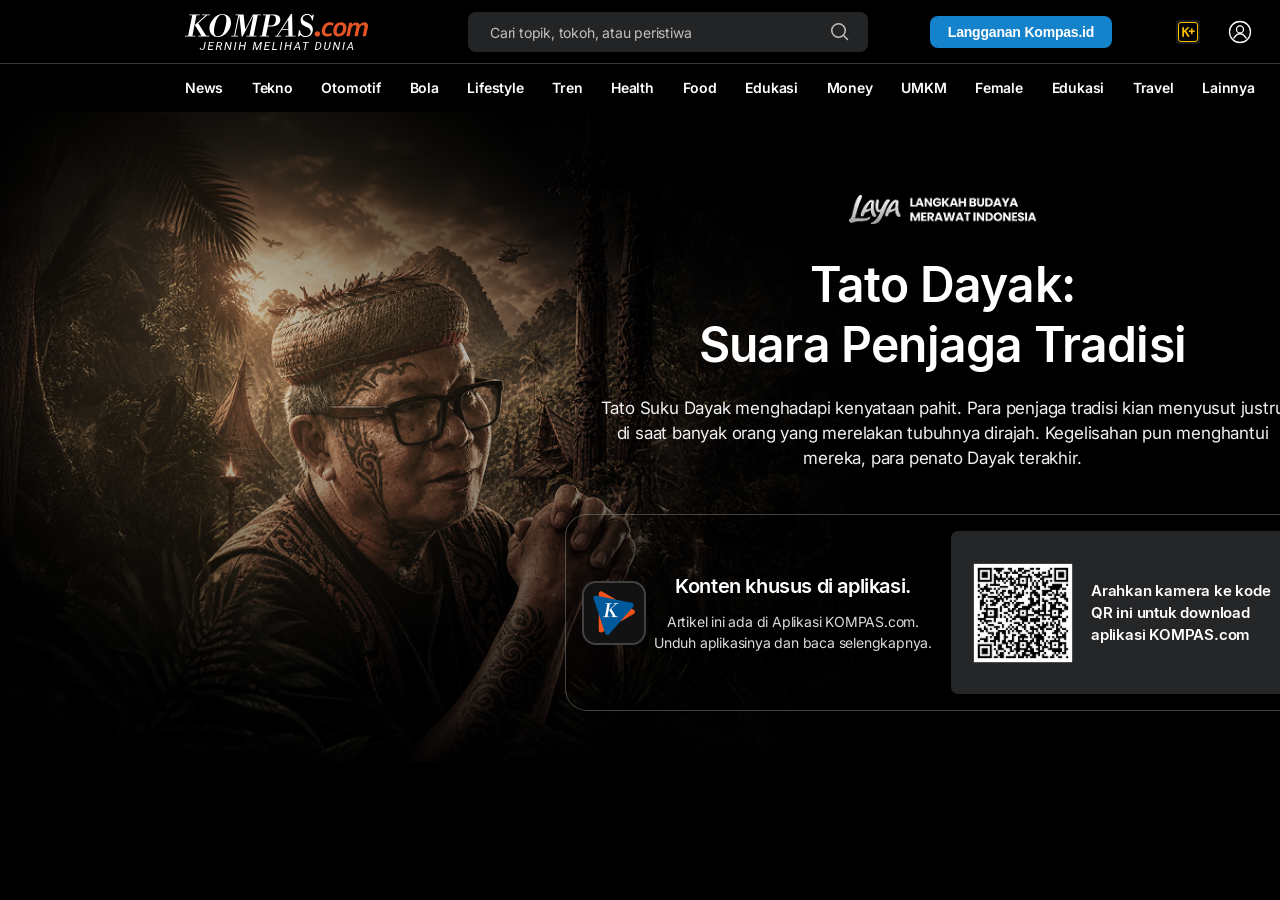
<file: tato-dayak.html>
<!doctype html>
<html lang="id">
  <head>
    <meta charset="UTF-8" />
    <meta name="viewport" content="width=device-width, initial-scale=1.0" />
    <title>Tato Dayak: Suara Penjaga Tradisi - Kompas.com</title>
    <link rel="preconnect" href="https://fonts.googleapis.com" />
    <link rel="preconnect" href="https://fonts.gstatic.com" crossorigin />
    <link href="https://fonts.googleapis.com/css2?family=Inter:wght@400;500;600;700;800&display=swap" rel="stylesheet" />
    <link rel="stylesheet" href="styles.css?v=tato-dayak-page-7" />
  </head>
  <body class="tato-dayak-page">
    <header class="site-header" aria-label="Kompas.com header">
      <div class="site-header__top">
        <div class="site-header__frame">
          <a class="brand" href="index.html" aria-label="Kompas.com">
            <svg class="brand__logo" width="183" height="36" viewBox="0 0 183 36" fill="none" xmlns="http://www.w3.org/2000/svg" aria-hidden="true" focusable="false">
            <g clip-path="url(#clip0_7351_44141)">
            <path d="M132.318 22.5954C130.817 22.5954 129.605 21.4092 129.605 19.9644C129.605 18.5196 130.817 17.3066 132.318 17.3066C133.819 17.3066 135.031 18.4928 135.031 19.9644C135.031 21.436 133.819 22.5954 132.318 22.5954Z" fill="#E55425"/>
            <path d="M10.28 22.4973H0V21.659H3.15675L7.2285 1.32901H4.41487V0.495117H14.6949V1.32901H11.4695L7.4298 21.6635H10.28V22.5018V22.4973ZM24.1514 22.4973H13.3087V21.659H16.4517L9.81337 10.9923L20.6241 1.32901H17.1974V0.495117H24.9932V1.32901H22.1796L13.2721 9.35576L21.1685 21.6635H24.1468V22.5018L24.1514 22.4973Z" fill="white"/>
            <path d="M24.444 14.1806C24.444 12.6332 24.7506 11.0948 25.3728 9.56968C25.9904 8.04013 26.9008 6.5641 28.104 5.13266C29.5086 3.43367 31.0137 2.15385 32.6241 1.2932C34.2391 0.437012 35.9319 0 37.7115 0C40.118 0 42.1035 0.83835 43.6682 2.51951C45.2283 4.19621 46.0106 6.3233 46.0106 8.89186C46.0106 10.3768 45.6995 11.8885 45.0819 13.4314C44.4642 14.9744 43.563 16.4593 42.3826 17.8774C40.9735 19.5897 39.45 20.8785 37.8259 21.7391C36.2018 22.6042 34.4907 23.0368 32.6882 23.0368C30.3 23.0368 28.3328 22.1984 26.7727 20.5217C25.2172 18.845 24.4395 16.7313 24.4395 14.1806H24.444ZM37.2174 0.83835C35.8678 0.83835 34.7058 1.28428 33.7313 2.17614C32.7522 3.068 31.8876 4.47269 31.1373 6.38573C30.4968 8.08473 29.9844 9.89075 29.6046 11.8038C29.2249 13.7168 29.0328 15.456 29.0328 17.0123C29.0328 18.7737 29.3713 20.0803 30.053 20.932C30.7347 21.7793 31.7732 22.2074 33.1777 22.2074C34.5822 22.2074 35.6985 21.757 36.6913 20.8517C37.6841 19.9509 38.5442 18.5641 39.2579 16.6912C39.8892 15.0368 40.3925 13.2441 40.7676 11.3133C41.1428 9.38239 41.3304 7.62988 41.3304 6.05128C41.3304 4.27648 40.9964 2.96544 40.3284 2.11371C39.6559 1.26644 38.622 0.83835 37.2174 0.83835Z" fill="white"/>
            <path d="M53.0334 22.4969H46.3311V21.6586H49.131L53.2302 1.32858H50.4211V0.494694H58.6241L60.1796 14.9295H60.477L67.893 0.490234H75.8124V1.32412H72.7059L68.6067 21.6586H71.5164V22.4969H61.4972V21.6586H64.4069L68.2911 2.26058H67.9296L57.6313 22.4925H56.6202L54.4563 2.22491H54.1086L50.1603 21.6541H53.0334V22.4925V22.4969Z" fill="white"/>
            <path d="M83.8368 22.4969H74.6914V21.6586H76.8279L80.8631 1.32413H78.0495V0.490234H87.9726C90.3837 0.490234 92.2045 0.940625 93.4443 1.83695C94.6842 2.73773 95.3018 4.06214 95.3018 5.81465C95.3018 7.07217 95.0181 8.1647 94.4417 9.08778C93.8698 10.0109 93.0234 10.7511 91.898 11.2996C91.0928 11.6876 90.1824 11.964 89.1621 12.129C88.1419 12.294 86.472 12.3788 84.1525 12.3788H82.8624L80.9912 21.663H83.8323V22.5014L83.8368 22.4969ZM83.0957 11.4468H84.7473C86.0374 11.4468 86.9707 11.3709 87.5426 11.2104C88.1145 11.0543 88.5948 10.7912 88.9837 10.4122C89.5876 9.8637 90.0634 9.12346 90.4065 8.19146C90.7497 7.26392 90.9189 6.25166 90.9189 5.16359C90.9189 3.74553 90.5712 2.7511 89.8758 2.18031C89.1804 1.60952 87.9315 1.32413 86.1381 1.32413H85.0263L83.0957 11.4423V11.4468Z" fill="white"/>
            <path d="M96.0841 22.4972H89.9033V21.6589H91.7699L105.907 0H107.096L107.526 21.6589H110.569V22.4972H100.389V21.6589H103.432L103.336 15.7681H96.7384L92.8039 21.6589H96.0933V22.4972H96.0841ZM103.326 14.8852L103.125 5.98885L97.2736 14.8852H103.322H103.326Z" fill="white"/>
            <path d="M113.766 22.4971H113.053L113.913 16.2095H114.988C115.281 18.1225 115.898 19.5807 116.85 20.5885C117.806 21.5963 119.046 22.1047 120.583 22.1047C122.006 22.1047 123.214 21.6587 124.207 20.7713C125.199 19.8795 125.693 18.8003 125.693 17.5339C125.693 16.7713 125.469 16.0712 125.021 15.4246C124.573 14.7825 123.95 14.2607 123.154 13.8639L120.3 12.4503C118.396 11.5049 117.147 10.613 116.553 9.77467C115.958 8.93632 115.66 7.84379 115.66 6.48816C115.66 4.5662 116.246 3.00544 117.422 1.80589C118.598 0.606336 120.135 0.00878906 122.033 0.00878906C123.013 0.00878906 123.882 0.164865 124.632 0.468098C125.382 0.77579 126.055 1.25294 126.65 1.89508L128.287 0.378912H128.763L127.857 6.29641H126.984C126.75 4.58404 126.224 3.26408 125.401 2.33655C124.573 1.40901 123.52 0.945244 122.226 0.945244C120.931 0.945244 119.833 1.29307 118.973 1.98872C118.113 2.68437 117.678 3.54056 117.678 4.54837C117.678 5.17267 117.843 5.69441 118.168 6.10912C118.497 6.52384 119.183 6.98315 120.235 7.49151L123.388 9.03443C124.934 9.78805 126.064 10.6844 126.782 11.7234C127.501 12.7624 127.857 14.0199 127.857 15.5004C127.857 17.7524 127.162 19.5718 125.762 20.9631C124.367 22.3499 122.518 23.0456 120.213 23.0456C119.252 23.0456 118.383 22.8761 117.605 22.5328C116.827 22.1894 116.177 21.6989 115.66 21.0656L113.753 22.506L113.766 22.4971Z" fill="white"/>
            <path d="M148.033 11.7014C147.521 11.4784 147.008 11.3178 146.5 11.2153C145.993 11.1127 145.535 11.0637 145.128 11.0637C144.501 11.0637 143.943 11.1618 143.458 11.3624C142.969 11.5587 142.543 11.8262 142.177 12.1517C141.811 12.4817 141.505 12.8563 141.253 13.2755C141.001 13.6991 140.795 14.1272 140.64 14.5731C140.484 15.0191 140.37 15.4561 140.297 15.8842C140.224 16.3123 140.192 16.7047 140.192 17.057C140.192 17.5832 140.26 18.0246 140.388 18.3814C140.521 18.7381 140.708 19.0191 140.942 19.2287C141.18 19.4338 141.463 19.5854 141.788 19.6746C142.113 19.7638 142.47 19.8039 142.85 19.8039C143.486 19.8039 144.149 19.7192 144.844 19.5453C145.535 19.3758 146.231 19.135 146.921 18.8318L146.308 21.717C145.823 21.9132 145.224 22.0915 144.515 22.2521C143.801 22.4126 143.046 22.4929 142.237 22.4929C141.532 22.4929 140.855 22.3948 140.201 22.203C139.546 22.0068 138.97 21.6991 138.462 21.2799C137.959 20.8563 137.556 20.3123 137.25 19.6478C136.948 18.9834 136.797 18.1718 136.797 17.2175C136.797 16.5977 136.861 15.9466 136.989 15.2688C137.117 14.591 137.318 13.9221 137.593 13.271C137.867 12.62 138.22 11.9957 138.654 11.3981C139.084 10.8006 139.601 10.2788 140.201 9.82844C140.8 9.37805 141.495 9.02576 142.287 8.75821C143.078 8.49511 143.957 8.36133 144.913 8.36133C145.453 8.36133 146.08 8.42822 146.784 8.562C147.489 8.69578 148.097 8.86969 148.6 9.08374L148.033 11.6924V11.7014Z" fill="#E55425"/>
            <path d="M156.039 8.37012C156.858 8.37012 157.595 8.47714 158.254 8.68673C158.912 8.90077 159.48 9.21739 159.951 9.63656C160.422 10.0557 160.784 10.5909 161.04 11.233C161.296 11.8751 161.424 12.6243 161.424 13.476C161.424 14.6622 161.259 15.7949 160.925 16.8829C160.596 17.971 160.102 18.9298 159.452 19.7637C158.803 20.5975 157.993 21.262 157.023 21.757C156.053 22.2519 154.937 22.4972 153.665 22.4972C152.86 22.4972 152.123 22.3902 151.46 22.1806C150.796 21.9665 150.229 21.6499 149.758 21.2308C149.287 20.8071 148.925 20.2809 148.669 19.6432C148.413 19.0056 148.285 18.2564 148.285 17.3958C148.285 16.214 148.449 15.0769 148.783 13.9888C149.117 12.9008 149.607 11.942 150.256 11.1081C150.906 10.2742 151.716 9.60981 152.686 9.11928C153.656 8.6243 154.772 8.37458 156.044 8.37458L156.039 8.37012ZM155.756 11.0635C155.303 11.0635 154.882 11.1527 154.502 11.3266C154.122 11.5006 153.784 11.7458 153.477 12.0535C153.175 12.3612 152.91 12.7224 152.686 13.1282C152.462 13.534 152.274 13.971 152.123 14.4392C151.972 14.9075 151.858 15.3846 151.78 15.8751C151.702 16.3657 151.666 16.8473 151.666 17.3199C151.666 18.087 151.849 18.6934 152.215 19.1393C152.581 19.5853 153.157 19.8038 153.944 19.8038C154.401 19.8038 154.818 19.7146 155.198 19.5407C155.577 19.3668 155.92 19.1215 156.222 18.8138C156.524 18.5061 156.79 18.1449 157.018 17.7391C157.247 17.3333 157.435 16.8963 157.581 16.4281C157.727 15.9599 157.842 15.4783 157.915 14.9833C157.993 14.4883 158.029 14.0022 158.029 13.534C158.029 12.7759 157.842 12.1739 157.476 11.7324C157.105 11.2865 156.529 11.068 155.751 11.068L155.756 11.0635Z" fill="#E55425"/>
            <path d="M174.642 10.7157C175.232 9.95763 175.923 9.37792 176.719 8.97212C177.515 8.57079 178.361 8.37012 179.253 8.37012C179.811 8.37012 180.319 8.44593 180.777 8.59754C181.234 8.74916 181.628 8.97658 181.957 9.2709C182.291 9.56521 182.547 9.92642 182.726 10.3545C182.904 10.7826 182.995 11.2687 182.995 11.8261C182.995 12.1694 182.963 12.5485 182.895 12.9632C182.826 13.3779 182.753 13.7971 182.666 14.2118L180.973 22.1494H177.615L179.294 14.2698C179.39 13.8239 179.454 13.4716 179.486 13.1995C179.518 12.932 179.537 12.7046 179.537 12.5217C179.537 12.3255 179.509 12.1472 179.459 11.9822C179.409 11.8172 179.326 11.67 179.212 11.5451C179.098 11.4203 178.947 11.3222 178.754 11.2464C178.562 11.175 178.334 11.1349 178.054 11.1349C177.487 11.1349 176.952 11.291 176.449 11.6076C175.945 11.9197 175.511 12.3523 175.154 12.8963C174.962 13.1728 174.797 13.4894 174.655 13.8417C174.513 14.194 174.39 14.6131 174.285 15.1037L172.789 22.1538H169.431L171.11 14.2742C171.206 13.8283 171.27 13.476 171.302 13.204C171.334 12.9364 171.352 12.709 171.352 12.5262C171.352 12.33 171.325 12.1516 171.274 11.9866C171.224 11.8216 171.137 11.6745 171.027 11.5496C170.913 11.4247 170.762 11.3266 170.57 11.2508C170.378 11.1795 170.149 11.1393 169.874 11.1393C169.353 11.1393 168.854 11.2731 168.387 11.5407C167.916 11.8082 167.505 12.1784 167.143 12.6511C166.914 12.9543 166.718 13.3066 166.544 13.699C166.374 14.0914 166.233 14.5507 166.118 15.0814L164.609 22.1583H161.25L164.114 8.71348H166.974V10.408H167.029C167.257 10.1405 167.523 9.88182 167.829 9.63656C168.131 9.3913 168.461 9.17725 168.818 8.98996C169.174 8.80267 169.554 8.65551 169.961 8.54403C170.368 8.43255 170.794 8.37904 171.229 8.37904C172.075 8.37904 172.789 8.5797 173.379 8.98104C173.964 9.38238 174.372 9.96209 174.587 10.7246H174.646L174.642 10.7157Z" fill="#E55425"/>
            <path d="M19.6861 27.915H20.7429L19.7593 33.5561C19.6495 34.3097 19.3384 34.9072 18.8214 35.3532C18.3045 35.7991 17.6639 36.0176 16.8908 35.9998C16.1725 35.9864 15.6144 35.7723 15.2255 35.3665C14.832 34.9563 14.6582 34.3944 14.7039 33.6809H15.7516C15.7104 34.1224 15.7928 34.4747 16.0032 34.7378C16.2137 35.0009 16.5248 35.1347 16.9457 35.1436C17.4078 35.157 17.7966 35.0187 18.1123 34.7199C18.4326 34.4256 18.6247 34.0421 18.6979 33.5694L19.6861 27.915Z" fill="white"/>
            <path d="M27.8754 32.2009H24.4396L23.9363 35.0236H27.9303L27.7747 35.8842H22.7285L24.1468 27.9199H29.1381L28.9825 28.7806H25.048L24.5951 31.3447H28.0309L27.88 32.2053L27.8754 32.2009Z" fill="white"/>
            <path d="M34.2438 32.6642H32.3589L31.787 35.8794H30.7256L32.1438 27.915H34.6006C35.4561 27.924 36.1104 28.138 36.5587 28.5572C37.0071 28.9764 37.1946 29.5471 37.126 30.274C37.0848 30.7735 36.8973 31.2149 36.5679 31.594C36.2385 31.973 35.7947 32.2629 35.2457 32.4546L36.513 35.8125V35.8838H35.3829L34.2392 32.6687L34.2438 32.6642ZM32.5098 31.7991H34.0608C34.6006 31.8036 35.0535 31.6653 35.4241 31.3844C35.7947 31.1034 36.0097 30.7289 36.0738 30.2606C36.1287 29.8013 36.0372 29.4446 35.7947 29.1859C35.5522 28.9273 35.1816 28.7891 34.683 28.7757H33.0497L32.5098 31.7991Z" fill="white"/>
            <path d="M45.3612 35.8794H44.3409L41.4221 29.6988L40.3241 35.8794H39.2627L40.6809 27.915H41.7012L44.6246 34.1269L45.7317 27.915H46.7794L45.3612 35.8794Z" fill="white"/>
            <path d="M50.0003 35.8794H48.9526L50.3709 27.915H51.4186L50.0003 35.8794Z" fill="white"/>
            <path d="M59.6719 35.8794H58.6151L59.2739 32.196H55.2845L54.6257 35.8794H53.5688L54.9871 27.915H56.0439L55.4309 31.3398H59.4157L60.0288 27.915H61.0901L59.6719 35.8794Z" fill="white"/>
            <path d="M70.3588 27.9156L71.7907 34.4039L75.5422 27.9156H76.9285L75.5102 35.8799H74.4625L75.0253 32.7272L75.6932 29.5209L71.9875 35.8799H71.1777L69.7183 29.3961L69.215 32.8298L68.6706 35.8755H67.6138L69.032 27.9111H70.3633L70.3588 27.9156Z" fill="white"/>
            <path d="M84.1571 32.2009H80.7213L80.2181 35.0236H84.212L84.0565 35.8842H79.0103L80.4285 27.9199H85.4198L85.2643 28.7806H81.3298L80.8769 31.3447H84.3127L84.1617 32.2053L84.1571 32.2009Z" fill="white"/>
            <path d="M88.2241 35.0236H91.9847L91.8292 35.8842H87.0117L88.43 27.9199H89.4914L88.2241 35.0281V35.0236Z" fill="white"/>
            <path d="M95.805 35.8794H94.7573L96.1756 27.915H97.2232L95.805 35.8794Z" fill="white"/>
            <path d="M105.472 35.8794H104.415L105.074 32.196H101.085L100.426 35.8794H99.3691L100.787 27.915H101.844L101.231 31.3398H105.216L105.829 27.915H106.89L105.472 35.8794Z" fill="white"/>
            <path d="M113.858 33.7969H110.546L109.429 35.8794H108.299L112.737 27.915H113.661L115.276 35.8794H114.238L113.849 33.7969H113.858ZM111.012 32.9362H113.702L113.025 29.2216L111.017 32.9362H111.012Z" fill="white"/>
            <path d="M124.051 28.7757H121.507L120.245 35.8838H119.197L120.46 28.7757H117.916L118.072 27.915H124.207L124.051 28.7757Z" fill="white"/>
            <path d="M129.825 35.8794L131.243 27.915H133.366C134.029 27.9195 134.606 28.0845 135.086 28.41C135.566 28.7356 135.914 29.1815 136.12 29.7523C136.33 30.3231 136.39 30.9607 136.307 31.6698L136.253 32.0711C136.088 33.2305 135.626 34.1581 134.866 34.8493C134.107 35.5405 133.151 35.8838 132.002 35.8838H129.825V35.8794ZM132.144 28.7712L131.033 35.0143H132.071C132.863 35.0187 133.535 34.7779 134.089 34.2963C134.642 33.8147 134.999 33.1547 135.164 32.3164C135.296 31.6475 135.338 31.0767 135.296 30.604C135.242 30.0377 135.049 29.5962 134.72 29.2751C134.391 28.9541 133.947 28.7891 133.393 28.7757H132.14L132.144 28.7712Z" fill="white"/>
            <path d="M145.837 27.915L144.895 33.3063C144.767 34.1358 144.401 34.7958 143.792 35.2818C143.188 35.7723 142.456 36.0087 141.596 35.9953C141.061 35.9864 140.594 35.866 140.201 35.643C139.807 35.4201 139.515 35.1034 139.327 34.6976C139.139 34.2919 139.08 33.8281 139.139 33.3108L140.082 27.915H141.12L140.182 33.3197C140.118 33.8771 140.214 34.3186 140.475 34.6352C140.736 34.9563 141.125 35.1213 141.646 35.1347C142.214 35.157 142.694 35.0053 143.088 34.6843C143.476 34.3632 143.723 33.9084 143.824 33.3242L144.767 27.915H145.828H145.837Z" fill="white"/>
            <path d="M153.798 35.8794H152.777L149.859 29.6988L148.761 35.8794H147.699L149.117 27.915H150.138L153.061 34.1269L154.168 27.915H155.216L153.798 35.8794Z" fill="white"/>
            <path d="M158.437 35.8794H157.389L158.807 27.915H159.855L158.437 35.8794Z" fill="white"/>
            <path d="M166.877 33.7969H163.565L162.449 35.8794H161.319L165.757 27.915H166.681L168.296 35.8794H167.257L166.868 33.7969H166.877ZM164.032 32.9362H166.722L166.045 29.2216L164.036 32.9362H164.032Z" fill="white"/>
            </g>
            <defs>
            <clipPath id="clip0_7351_44141">
            <rect width="183" height="36" fill="white"/>
            </clipPath>
            </defs>
            </svg>
            
          </a>

          <form class="search" role="search" aria-label="Cari berita">
            <label class="sr-only" for="site-search">Cari berita</label>
            <input id="site-search" type="search" placeholder="Cari topik, tokoh, atau peristiwa" />
            <button type="submit" aria-label="Cari">
              <svg class="search__icon" width="24" height="24" viewBox="0 0 256 256" aria-hidden="true" focusable="false">
                <circle cx="112" cy="112" r="72"></circle>
                <path d="M163 163l45 45"></path>
              </svg>
            </button>
          </form>

          <a class="subscribe-button" href="#">Langganan Kompas.id</a>
          <a class="kompas-plus" href="#" aria-label="Kompas plus">
            <svg class="kompas-plus__icon" width="24" height="24" viewBox="0 0 24 24" aria-hidden="true" focusable="false">
              <rect x="0" y="0" width="24" height="24" rx="4" fill="#1B1B1B"/>
              <rect x="2.5" y="2.5" width="19" height="19" rx="2.5" stroke="#FFBF00" stroke-width="1"/>
              <path d="M6.25 7.25H8V10.75L11.45 7.25H13.65L10.05 10.75L13.85 16.75H11.7L8.78 12.07L8 12.82V16.75H6.25V7.25Z" fill="#FFBF00"/>
              <path d="M16.55 8.25V10.45H18.75V11.95H16.55V14.15H15.05V11.95H12.85V10.45H15.05V8.25H16.55Z" fill="#FFBF00"/>
            </svg>
          </a>
          <a class="account-button" href="#" aria-label="Akun">
            <svg width="28" height="28" viewBox="0 0 256 256" aria-hidden="true" focusable="false">
              <circle cx="128" cy="128" r="96"></circle>
              <circle cx="128" cy="104" r="32"></circle>
              <path d="M72 184c14.5-25.1 34.3-40 56-40s41.5 14.9 56 40"></path>
            </svg>
          </a>
        </div>
      </div>

      <nav class="site-nav" aria-label="Navigasi utama">
        <div class="site-header__frame">
          <a class="nav-news" href="#">News</a>
          <a class="nav-tekno" href="#">Tekno</a>
          <a class="nav-otomotif" href="#">Otomotif</a>
          <a class="nav-bola" href="#">Bola</a>
          <a class="nav-lifestyle" href="#">Lifestyle</a>
          <a class="nav-tren" href="#">Tren</a>
          <a class="nav-health" href="#">Health</a>
          <a class="nav-food" href="#">Food</a>
          <a class="nav-edukasi" href="#">Edukasi</a>
          <a class="nav-money" href="#">Money</a>
          <a class="nav-umkm" href="#">UMKM</a>
          <a class="nav-female" href="#">Female</a>
          <a class="nav-edukasi-2" href="#">Edukasi</a>
          <a class="nav-travel" href="#">Travel</a>
          <a class="nav-lainnya" href="#">Lainnya</a>
        </div>
      </nav>
    </header>
    <main class="tato-dayak-cover" aria-label="Tato Dayak Suara Penjaga Tradisi">
      <section class="tato-hero">
        <div class="tato-hero__background" aria-hidden="true"></div>
        <div class="tato-hero__content">
          <img class="tato-hero__brand" src="assets/tato-logo-laya.png" alt="Laya Langkah Budaya Merawat Indonesia" />
          <h1>Tato Dayak:<br />Suara Penjaga Tradisi</h1>
          <p>Tato Suku Dayak menghadapi kenyataan pahit. Para penjaga tradisi kian menyusut justru di saat banyak orang yang merelakan tubuhnya dirajah. Kegelisahan pun menghantui mereka, para penato Dayak terakhir.</p>
          <section class="tato-app-gate" aria-label="Konten khusus di aplikasi">
            <div class="tato-app-gate__copy">
              <img class="tato-app-icon" src="assets/tato-logo-segitiga.png" alt="" aria-hidden="true" />
              <div>
                <h2>Konten khusus di aplikasi.</h2>
                <p>Artikel ini ada di Aplikasi KOMPAS.com.<br />Unduh aplikasinya dan baca selengkapnya.</p>
              </div>
            </div>
            <div class="tato-qr-box">
              <img class="tato-qr" src="assets/tato-qr-code.png" alt="QR code download aplikasi KOMPAS.com" />
              <p>Arahkan kamera ke kode QR ini untuk download aplikasi KOMPAS.com</p>
            </div>
          </section>
        </div>
      </section>
    </main>
  </body>
</html>
</file>
<file: styles.css>
@font-face {
  font-family: "Inter SemiBold TTF";
  src: url("assets/fonts/Inter-SemiBold.ttf") format("truetype");
  font-style: normal;
  font-weight: normal;
  font-display: swap;
}

:root {
  --container-width: 1070px;
  --canvas-width: 1440px;
  --page-bg: #ffffff;
  --header-black: #000000;
  --search-bg: #232426;
  --search-placeholder: #c1c1b9;
  --login-bg: #1583cc;
  --line-color: #383838;
  --text-tracking: -0.2px;
  --paper-elevation-1: #f8f8f8;
  --paper-elevation-2: #f1f3f5;
  --text-primary: #2d2f33;
  --text-secondary: #6b7280;
}

* {
  box-sizing: border-box;
}

html,
body {
  margin: 0;
  min-height: 100%;
}

body {
  background: var(--page-bg);
  color: #1f1f1f;
  font-family: Inter, Arial, Helvetica, sans-serif;
  letter-spacing: var(--text-tracking);
}

.site-header {
  width: 100%;
  height: 112px;
  overflow: hidden;
  background: var(--header-black);
}

.site-header__top {
  height: 64px;
  border-bottom: 1px solid var(--line-color);
}

.site-header__frame {
  position: relative;
  width: var(--canvas-width);
  height: 100%;
  margin: 0 auto;
}

.brand {
  position: absolute;
  left: 185px;
  top: 14px;
  display: block;
  width: 183px;
  height: 36px;
  color: #ffffff;
  text-decoration: none;
}

.brand__logo {
  display: block;
  width: 183px;
  height: 36px;
}

.article-brand {
  display: flex;
  align-items: center;
}

.article-brand > span {
  color: #ffffff;
  font-family: Georgia, "Times New Roman", serif;
  font-size: 34px;
  font-weight: 700;
  line-height: 36px;
  letter-spacing: -1.4px;
}

.article-brand > span span {
  color: #f05a28;
}

.search {
  position: absolute;
  left: 468px;
  top: 12px;
  width: 400px;
  height: 40px;
  margin: 0;
}

.search input {
  width: 100%;
  height: 100%;
  padding: 0 52px 0 22px;
  border: 0;
  border-radius: 8px;
  outline: 0;
  background: var(--search-bg);
  color: #ffffff;
  font-family: Inter, Arial, Helvetica, sans-serif;
  font-size: 14px;
  font-weight: 400;
  line-height: 40px;
  letter-spacing: var(--text-tracking);
}

.search input::placeholder {
  color: var(--search-placeholder);
  opacity: 1;
}

.search button {
  position: absolute;
  right: 16px;
  top: 8px;
  width: 24px;
  height: 24px;
  padding: 0;
  border: 0;
  background: transparent;
  cursor: pointer;
}

.search__icon {
  position: absolute;
  inset: 0;
  fill: none;
  stroke: #c1c1c1;
  stroke-linecap: round;
  stroke-linejoin: round;
  stroke-width: 16;
}

.subscribe-button {
  position: absolute;
  left: 930px;
  top: 16px;
  display: flex;
  align-items: center;
  justify-content: center;
  width: 182px;
  height: 32px;
  border-radius: 8px;
  background: var(--login-bg);
  color: #ffffff;
  font-family: Arial, Helvetica, sans-serif;
  font-size: 14px;
  font-weight: 700;
  line-height: 1;
  letter-spacing: var(--text-tracking);
  text-decoration: none;
}

.kompas-plus {
  position: absolute;
  left: 1176px;
  top: 20px;
  display: flex;
  align-items: center;
  justify-content: center;
  width: 24px;
  height: 24px;
  text-decoration: none;
}

.kompas-plus__icon {
  display: block;
  width: 24px;
  height: 24px;
}

.account-button {
  position: absolute;
  left: 1226px;
  top: 18px;
  width: 28px;
  height: 28px;
  color: #ffffff;
}

.account-button svg {
  display: block;
  width: 28px;
  height: 28px;
  fill: none;
  stroke: currentColor;
  stroke-linecap: round;
  stroke-linejoin: round;
  stroke-width: 12;
}

.site-nav {
  height: 48px;
}

.site-nav .site-header__frame {
  position: relative;
  display: flex;
  align-items: center;
  justify-content: space-between;
  padding: 0 185px;
}

.site-nav a {
  position: static;
  display: flex;
  align-items: center;
  height: 48px;
  color: #ffffff;
  font-family: Inter, Arial, Helvetica, sans-serif;
  font-size: 14px;
  font-weight: 600;
  line-height: 1;
  letter-spacing: var(--text-tracking);
  text-decoration: none;
  white-space: nowrap;
}

.nav-news {
  left: 185px;
}

.nav-tekno {
  left: 247px;
}

.nav-otomotif {
  left: 314px;
}

.nav-bola {
  left: 396px;
}

.nav-lifestyle {
  left: 449px;
}

.nav-tren {
  left: 530px;
}

.nav-health {
  left: 586px;
}

.nav-food {
  left: 648px;
}

.nav-edukasi {
  left: 718px;
}

.nav-money {
  left: 786px;
}

.nav-umkm {
  left: 856px;
}

.nav-female {
  left: 934px;
}

.nav-edukasi-2 {
  left: 997px;
}

.nav-travel {
  left: 1137px;
}

.nav-lainnya {
  left: 1203px;
}

.page {
  width: 100%;
}

.container {
  width: min(var(--container-width), calc(100% - 32px));
  margin: 0 auto;
}

.ad-slot {
  height: 300px;
  margin-top: 24px;
  background: var(--paper-elevation-1);
}

.ad-slot--bottom {
  margin-top: 0;
}

.article-card-link {
  cursor: pointer;
}

.article-title-block {
  margin-top: 40px;
}

.article-breadcrumb {
  display: flex;
  align-items: center;
  gap: 8px;
  height: 18px;
  margin-bottom: 24px;
}

.article-breadcrumb a {
  color: var(--text-secondary);
  font-family: Inter, Arial, Helvetica, sans-serif;
  font-size: 14px;
  font-weight: 400;
  line-height: 18px;
  letter-spacing: -0.2px;
  text-decoration: none;
}

.article-breadcrumb span {
  width: 7px;
  height: 7px;
  transform: rotate(45deg);
  border-top: 1.5px solid var(--text-secondary);
  border-right: 1.5px solid var(--text-secondary);
  opacity: 0.85;
}

.article-title-block h1 {
  width: 980px;
  margin: 0;
  color: var(--text-primary);
  font-family: "Inter SemiBold TTF", Inter, Arial, Helvetica, sans-serif;
  font-size: 36px;
  font-synthesis: none;
  font-weight: normal;
  line-height: 48px;
  letter-spacing: -0.8px;
}

.article-meta-actions {
  display: grid;
  grid-template-columns: 354px 354px;
  gap: 32px;
  align-items: end;
  width: 740px;
  margin-top: 24px;
}

.article-meta {
  min-width: 0;
}

.article-source-date {
  display: flex;
  align-items: center;
  gap: 4px;
  height: 18px;
  color: var(--text-secondary);
  font-family: Inter, Arial, Helvetica, sans-serif;
  font-size: 14px;
  font-weight: 400;
  line-height: 18px;
  letter-spacing: -0.2px;
}

.article-source-date strong {
  color: var(--text-secondary);
  font-weight: 700;
}

.article-author-row {
  display: flex;
  align-items: center;
  min-height: 40px;
  margin-top: 16px;
}

.article-author-avatars {
  position: relative;
  width: 64px;
  height: 40px;
  margin-right: 8px;
}

.article-author-avatars span {
  position: absolute;
  top: 0;
  display: flex;
  align-items: center;
  justify-content: center;
  width: 40px;
  height: 40px;
  border: 2px solid #ffffff;
  border-radius: 50%;
  color: #ffffff;
  font-family: Inter, Arial, Helvetica, sans-serif;
  font-size: 13px;
  font-weight: 600;
  line-height: 1;
  letter-spacing: -0.3px;
  box-shadow: 0 1px 4px rgba(0, 0, 0, 0.18);
}

.article-author-avatars span:first-child {
  left: 0;
  z-index: 2;
  background: #2d9fe3;
}

.article-author-avatars span:last-child {
  left: 24px;
  background: #d85a9a;
}

.article-author-row p {
  margin: 0 0 2px;
  color: var(--text-primary);
  font-family: "Inter SemiBold TTF", Inter, Arial, Helvetica, sans-serif;
  font-size: 13px;
  font-synthesis: none;
  font-weight: normal;
  line-height: 17px;
  letter-spacing: -0.3px;
}

.article-author-text > span {
  display: block;
  color: var(--text-secondary);
  font-family: Inter, Arial, Helvetica, sans-serif;
  font-size: 12px;
  font-weight: 400;
  line-height: 16px;
  letter-spacing: -0.2px;
}

.article-actions {
  display: flex;
  align-items: center;
  gap: 8px;
  justify-content: flex-end;
  padding-bottom: 1px;
}

.article-action {
  display: inline-flex;
  align-items: center;
  justify-content: center;
  width: 44px;
  height: 44px;
  padding: 0;
  border: 0;
  border-radius: 999px;
  background: #f4f4f4;
  color: var(--text-primary);
  cursor: pointer;
}

.article-action--wide {
  justify-content: flex-start;
  width: 95px;
  padding: 0 16px;
  gap: 8px;
}

.article-action svg {
  width: 20px;
  height: 20px;
  fill: none;
  stroke: currentColor;
  stroke-linecap: round;
  stroke-linejoin: round;
  stroke-width: 1.8;
}

.article-action span:not(.reward-icon) {
  color: var(--text-primary);
  font-family: Inter, Arial, Helvetica, sans-serif;
  font-size: 13px;
  font-weight: 400;
  line-height: 18px;
  letter-spacing: -0.2px;
  white-space: nowrap;
}

.reward-icon {
  display: flex;
  align-items: center;
  justify-content: center;
  width: 22px;
  height: 22px;
  border: 1.8px solid currentColor;
  border-radius: 5px;
  color: var(--text-primary);
  font-family: Inter, Arial, Helvetica, sans-serif;
  font-size: 9px;
  font-weight: 800;
  line-height: 1;
  letter-spacing: -0.6px;
}

.article-title-block .article-layout {
  display: grid;
  grid-template-columns: 740px 300px;
  gap: 30px;
  align-items: start;
  width: 1070px;
  margin-top: -74px;
  padding-top: 0;
}

.article-main-column {
  width: 740px;
  min-height: 650px;
  padding-top: 114px;
}

.article-sidebar {
  width: 300px;
}

.article-app-card {
  margin-top: 24px;
}

.article-tower-ad-2 {
  margin-top: 40px;
}

.article-video-widget {
  margin-top: 40px;
}

.article-popular-widget {
  width: 300px;
  margin-top: 40px;
  padding-top: 0;
}

.article-popular-widget h2 {
  margin: 0 0 8px;
  color: var(--text-primary);
  font-family: "Inter SemiBold TTF", Inter, Arial, Helvetica, sans-serif;
  font-size: 22px;
  font-synthesis: none;
  font-weight: normal;
  line-height: 28px;
  letter-spacing: -0.3px;
}

.article-popular-widget .popular-more {
  width: 300px;
  margin-top: 24px;
}

.article-tower-ad-3 {
  margin-top: 40px;
}

.article-commented-widget {
  width: 300px;
  margin-top: 40px;
}

.article-commented-widget h2 {
  margin: 0 0 16px;
  color: var(--text-primary);
  font-family: "Inter SemiBold TTF", Inter, Arial, Helvetica, sans-serif;
  font-size: 22px;
  font-synthesis: none;
  font-weight: normal;
  line-height: 28px;
  letter-spacing: -0.3px;
}

.article-commented-list {
  display: grid;
  gap: 16px;
  width: 300px;
}

.article-comment-card {
  width: 300px;
  overflow: hidden;
  border: 1px solid #e5e7eb;
  border-radius: 8px;
  background: #ffffff;
}

.article-comment-card__top {
  display: grid;
  grid-template-columns: 108px 1fr;
  gap: 12px;
  min-height: 120px;
  padding: 8px;
}

.article-comment-card__media {
  width: 108px;
  height: 80px;
  overflow: hidden;
  border-radius: 2px;
  background-color: #d9dde3;
  background-position: center;
  background-size: cover;
}

.article-comment-card__media--one {
  background-image: url("assets/articles/69aa8b28a8d41.jpg");
}

.article-comment-card__media--two {
  background-image: url("assets/articles/69fef674cd45a.jpg");
}

.article-comment-card__media--three {
  background-image: url("assets/articles/69fdc103851c9.jpeg");
}

.article-comment-card__media--four {
  background-image: url("assets/articles/69f9df10ecc49.jpeg");
}

.article-comment-card__media--five {
  background-image: url("assets/articles/69fd3040d1921.png");
}

.article-comment-card h3 {
  display: -webkit-box;
  margin: -2px 0 3px;
  overflow: hidden;
  color: var(--text-primary);
  font-family: "Inter SemiBold TTF", Inter, Arial, Helvetica, sans-serif;
  font-size: 14px;
  font-synthesis: none;
  font-weight: normal;
  line-height: 18px;
  letter-spacing: -0.3px;
  -webkit-box-orient: vertical;
  -webkit-line-clamp: 3;
}

.article-comment-card__top p {
  margin: 0 0 1px;
  color: var(--text-primary);
  font-family: Inter, Arial, Helvetica, sans-serif;
  font-size: 12px;
  font-weight: 400;
  line-height: 16px;
  letter-spacing: -0.2px;
}

.article-comment-card__top span {
  display: inline-flex;
  align-items: center;
  gap: 4px;
  color: var(--text-primary);
  font-family: Inter, Arial, Helvetica, sans-serif;
  font-size: 12px;
  font-weight: 400;
  line-height: 16px;
  letter-spacing: -0.2px;
}

.article-comment-card__top svg {
  width: 14px;
  height: 14px;
  fill: none;
  stroke: currentColor;
  stroke-linecap: round;
  stroke-linejoin: round;
  stroke-width: 1.8;
}

.article-comment-card__quote {
  display: flex;
  align-items: center;
  gap: 10px;
  min-height: 58px;
  padding: 8px 16px;
  background: #f4f5f7;
}

.article-comment-card__quote span {
  position: relative;
  flex: 0 0 34px;
  width: 34px;
  height: 34px;
  border-radius: 999px;
  background:
    radial-gradient(circle at 50% 62%, #ffd9c4 0 26%, transparent 27%),
    radial-gradient(circle at 50% 40%, #4a6f93 0 22%, transparent 23%),
    radial-gradient(circle at 37% 48%, #2b3d55 0 4%, transparent 5%),
    radial-gradient(circle at 63% 48%, #2b3d55 0 4%, transparent 5%),
    linear-gradient(135deg, #d8f4ff, #bde7ff);
  box-shadow: inset 0 0 0 1px rgba(0, 0, 0, 0.08);
}

.article-comment-card__quote span::after {
  position: absolute;
  left: 7px;
  right: 7px;
  bottom: 5px;
  height: 8px;
  border-radius: 999px 999px 6px 6px;
  background: #e6534c;
  content: "";
}

.article-comment-card__quote p {
  display: -webkit-box;
  margin: 0;
  overflow: hidden;
  color: #5f6c7c;
  font-family: Inter, Arial, Helvetica, sans-serif;
  font-size: 14px;
  font-weight: 400;
  line-height: 19px;
  letter-spacing: -0.2px;
  -webkit-box-orient: vertical;
  -webkit-line-clamp: 2;
}

.article-lead-media {
  width: 740px;
  margin: 0;
  overflow: hidden;
  border-radius: 8px;
  background: #f4f4f4;
}

.article-lead-photo {
  position: relative;
  width: 740px;
  height: 493px;
  background-image: url("assets/articles/69fd3040d1921.png");
  background-position: center;
  background-size: cover;
}

.article-lead-photo button {
  position: absolute;
  right: 16px;
  top: 16px;
  display: inline-flex;
  align-items: center;
  gap: 6px;
  height: 32px;
  padding: 0 14px;
  border: 0;
  border-radius: 8px;
  background: rgba(0, 0, 0, 0.58);
  color: #ffffff;
  font-family: Inter, Arial, Helvetica, sans-serif;
  font-size: 13px;
  font-weight: 600;
  line-height: 18px;
  letter-spacing: -0.2px;
  cursor: pointer;
}

.article-lead-photo button svg {
  width: 17px;
  height: 17px;
  fill: none;
  stroke: currentColor;
  stroke-linecap: round;
  stroke-linejoin: round;
  stroke-width: 1.8;
}

.article-lead-media figcaption {
  margin: 0;
  padding: 16px 16px 14px;
  color: #5b5f66;
  font-family: Inter, Arial, Helvetica, sans-serif;
  font-size: 12px;
  font-weight: 400;
  line-height: 16px;
  letter-spacing: -0.2px;
}

.article-lead-media figcaption strong {
  color: var(--text-primary);
  font-weight: 700;
}

.article-photo-strip {
  display: flex;
  gap: 16px;
  padding: 0 16px 24px;
}

.article-thumb,
.article-inline-ad {
  width: 128px;
  height: 72px;
  overflow: hidden;
  border: 0;
  border-radius: 4px;
  background-color: #d9dde3;
  background-position: center;
  background-size: cover;
}

.article-thumb {
  padding: 0;
  cursor: pointer;
}

.article-thumb--one,
.article-thumb--two,
.article-thumb--three {
  background-image: url("assets/articles/69fd3040d1921.png");
}

.article-inline-ad {
  display: flex;
  align-items: center;
  padding-left: 46px;
  background:
    radial-gradient(circle at 78% 41%, rgba(22, 131, 204, 0.18), transparent 24%),
    linear-gradient(90deg, rgba(229, 242, 250, 0.96), rgba(236, 247, 253, 0.96)),
    url("assets/articles/69f9f62da8c5e.jpeg");
  color: #2f7db7;
  font-family: Inter, Arial, Helvetica, sans-serif;
  font-size: 8px;
  font-weight: 800;
  line-height: 10px;
  letter-spacing: -0.3px;
  text-decoration: none;
}

.article-body-section {
  display: grid;
  grid-template-columns: 200px 540px;
  width: 740px;
  margin-top: 40px;
  align-items: start;
}

.article-body-ad {
  width: 200px;
  min-height: 100%;
  margin: 0;
  padding: 0 20px 20px;
}

.article-body-ad img {
  position: sticky;
  top: 20px;
  display: block;
  width: 160px;
  height: 600px;
  object-fit: cover;
}

.article-copy {
  width: 540px;
  color: var(--text-primary);
  font-family: Inter, Arial, Helvetica, sans-serif;
}

.article-copy p {
  margin: 0 0 24px;
  color: var(--text-primary);
  font-size: 17px;
  font-weight: 400;
  line-height: 27px;
  letter-spacing: -0.2px;
}

.article-copy h2 {
  margin: 30px 0 12px;
  color: var(--text-primary);
  font-family: "Inter SemiBold TTF", Inter, Arial, Helvetica, sans-serif;
  font-size: 24px;
  font-synthesis: none;
  font-weight: normal;
  line-height: 32px;
  letter-spacing: -0.4px;
}

.article-copy strong {
  font-weight: 700;
}

.article-copy a {
  color: var(--text-primary);
  text-decoration-color: #e55425;
  text-decoration-line: underline;
  text-decoration-thickness: 1.5px;
  text-underline-offset: 3px;
}

.article-copy .read-also {
  font-family: "Inter SemiBold TTF", Inter, Arial, Helvetica, sans-serif;
  font-synthesis: none;
  font-weight: normal;
}

.article-after-content {
  width: 540px;
  padding-top: 24px;
}

.article-pages h2 {
  margin: 0 0 12px;
  color: var(--text-primary);
  font-family: "Inter SemiBold TTF", Inter, Arial, Helvetica, sans-serif;
  font-size: 16px;
  font-synthesis: none;
  font-weight: normal;
  line-height: 20px;
  letter-spacing: -0.3px;
}

.article-pages > div {
  display: flex;
  align-items: center;
  gap: 10px;
}

.article-pages a {
  display: flex;
  align-items: center;
  justify-content: center;
  min-width: 40px;
  height: 40px;
  padding: 0 14px;
  border: 1px solid #d1d5db;
  border-radius: 999px;
  background: #ffffff;
  color: var(--text-primary);
  font-family: "Inter SemiBold TTF", Inter, Arial, Helvetica, sans-serif;
  font-size: 14px;
  font-synthesis: none;
  font-weight: normal;
  line-height: 20px;
  letter-spacing: -0.2px;
  text-decoration: none;
  box-shadow: 0 1px 4px rgba(0, 0, 0, 0.16);
}

.article-pages a.is-active {
  border-color: #0094e8;
  color: #0094e8;
  box-shadow: 0 0 0 2px rgba(0, 148, 232, 0.12);
}

.article-pages a.show-all {
  min-width: 92px;
}

.article-copy-divider {
  width: 540px;
  height: 1px;
  margin: 20px 0 16px;
  background: #d9d9d9;
}

.article-copy-actions {
  display: flex;
  gap: 8px;
  margin-bottom: 24px;
}

.opinion-box {
  width: 540px;
  margin: 0 0 44px;
  padding: 12px 20px 16px;
  border-radius: 8px;
  background: #f4f4f4;
}

.opinion-box label {
  display: block;
  margin-bottom: 9px;
  color: var(--text-primary);
  font-family: "Inter SemiBold TTF", Inter, Arial, Helvetica, sans-serif;
  font-size: 16px;
  font-synthesis: none;
  font-weight: normal;
  line-height: 20px;
  letter-spacing: -0.3px;
}

.opinion-box > div {
  position: relative;
  width: 500px;
  height: 44px;
}

.opinion-box input {
  width: 500px;
  height: 44px;
  padding: 0 52px 0 16px;
  border: 1px solid #3c3f44;
  border-radius: 11px;
  outline: 0;
  background: #ffffff;
  color: var(--text-primary);
  font-family: Inter, Arial, Helvetica, sans-serif;
  font-size: 16px;
  font-weight: 400;
  line-height: 44px;
  letter-spacing: -0.2px;
}

.opinion-box input::placeholder {
  color: #6f7379;
}

.opinion-box button {
  position: absolute;
  right: 12px;
  top: 9px;
  width: 26px;
  height: 26px;
  padding: 0;
  border: 0;
  background: transparent;
  color: var(--text-primary);
  cursor: pointer;
}

.opinion-box button svg {
  width: 26px;
  height: 26px;
  fill: none;
  stroke: currentColor;
  stroke-linejoin: round;
  stroke-width: 1.8;
}

.opinion-box p {
  margin: 9px 0 0;
  color: var(--text-secondary);
  font-family: Inter, Arial, Helvetica, sans-serif;
  font-size: 12px;
  font-weight: 400;
  line-height: 16px;
  letter-spacing: -0.2px;
}

.article-tags {
  display: flex;
  flex-wrap: wrap;
  gap: 10px 8px;
  width: 540px;
  margin-bottom: 12px;
}

.article-tags a {
  display: flex;
  align-items: center;
  height: 32px;
  padding: 0 18px;
  border: 1px solid #d7dbe0;
  border-radius: 999px;
  background: #ffffff;
  color: var(--text-primary);
  font-family: "Inter SemiBold TTF", Inter, Arial, Helvetica, sans-serif;
  font-size: 12px;
  font-synthesis: none;
  font-weight: normal;
  line-height: 16px;
  letter-spacing: -0.25px;
  text-decoration: none;
  box-shadow: 0 1px 4px rgba(0, 0, 0, 0.14);
}

.article-tags a.muted {
  color: #c1c5ca;
  box-shadow: none;
}

.article-show-more {
  display: flex;
  align-items: center;
  justify-content: center;
  gap: 6px;
  width: 540px;
  height: 40px;
  color: var(--text-primary);
  font-family: "Inter SemiBold TTF", Inter, Arial, Helvetica, sans-serif;
  font-size: 13px;
  font-synthesis: none;
  font-weight: normal;
  line-height: 18px;
  letter-spacing: -0.3px;
  text-decoration: none;
}

.article-show-more span,
.health-cta i {
  width: 8px;
  height: 8px;
  transform: rotate(45deg);
  border-right: 1.5px solid currentColor;
  border-bottom: 1.5px solid currentColor;
}

.health-cta {
  position: relative;
  display: flex;
  align-items: center;
  width: 540px;
  height: 60px;
  margin-top: 20px;
  overflow: hidden;
  padding: 0 22px 0 204px;
  border-radius: 8px;
  background: #2c2c2c;
  color: #ffffff;
  text-decoration: none;
}

.health-cta > span {
  position: absolute;
  left: 0;
  top: 0;
  width: 128px;
  height: 60px;
  background:
    radial-gradient(circle at 27px 20px, #e7f7fb 0 20px, transparent 21px),
    radial-gradient(circle at 70px 14px, #ff3251 0 9px, transparent 10px),
    radial-gradient(circle at 18px 50px, #7bd9f0 0 13px, transparent 14px),
    linear-gradient(135deg, #b4f3ff 0 55%, #e9fbff 55%);
}

.health-cta > span::before {
  position: absolute;
  left: 49px;
  top: 7px;
  width: 38px;
  height: 38px;
  content: "";
  transform: rotate(21deg);
  border: 1.5px solid #22a7ca;
  border-radius: 50%;
}

.health-cta > span::after {
  position: absolute;
  left: 64px;
  top: 17px;
  width: 28px;
  height: 16px;
  content: "";
  transform: rotate(21deg);
  background:
    linear-gradient(90deg, transparent 0 9px, #ffffff 9px 12px, transparent 12px),
    linear-gradient(#ffffff, #ffffff) center / 28px 3px no-repeat;
}

.health-cta strong {
  color: #ffffff;
  font-family: "Inter SemiBold TTF", Inter, Arial, Helvetica, sans-serif;
  font-size: 16px;
  font-synthesis: none;
  font-weight: normal;
  line-height: 22px;
  letter-spacing: -0.3px;
}

.health-cta i {
  position: absolute;
  right: 29px;
  top: 25px;
  transform: rotate(-45deg);
  border-color: #ffffff;
}

.for-you-section {
  width: 540px;
  margin-top: 24px;
}

.for-you-section h2 {
  margin: 0 0 16px;
  color: var(--text-primary);
  font-family: "Inter SemiBold TTF", Inter, Arial, Helvetica, sans-serif;
  font-size: 22px;
  font-synthesis: none;
  font-weight: normal;
  line-height: 28px;
  letter-spacing: -0.4px;
}

.for-you-grid {
  display: grid;
  grid-template-columns: repeat(6, 1fr);
  gap: 26px 16px;
}

.for-you-card {
  position: relative;
  grid-column: span 2;
  min-width: 0;
}

.for-you-card--large {
  grid-column: span 3;
}

.for-you-card__media {
  position: relative;
  width: 100%;
  height: 96px;
  overflow: hidden;
  border-radius: 6px;
  background-color: #d9dde3;
  background-position: center;
  background-size: cover;
}

.for-you-card--large .for-you-card__media {
  height: 152px;
}

.for-you-card__media::before {
  position: absolute;
  inset: 0;
  content: "";
  background: linear-gradient(180deg, rgba(0, 0, 0, 0) 42%, rgba(0, 0, 0, 0.7) 100%);
}

.for-you-card__media--one {
  background-image: url("assets/articles/69f07cf452b05.jpg");
}

.for-you-card__media > span {
  position: absolute;
  z-index: 1;
  left: 8px;
  bottom: 8px;
  color: #ffffff;
  font-family: Georgia, "Times New Roman", serif;
  font-size: 14px;
  font-style: italic;
  font-weight: 700;
  line-height: 16px;
  letter-spacing: -0.6px;
}

.for-you-card__media > span span {
  color: #f05a28;
}

.for-you-card h3 {
  display: -webkit-box;
  margin: 9px 0 5px;
  overflow: hidden;
  color: var(--text-primary);
  font-family: "Inter SemiBold TTF", Inter, Arial, Helvetica, sans-serif;
  font-size: 14px;
  font-synthesis: none;
  font-weight: normal;
  line-height: 20px;
  letter-spacing: -0.35px;
  -webkit-box-orient: vertical;
  -webkit-line-clamp: 3;
}

.for-you-card--large h3 {
  font-size: 16px;
  line-height: 22px;
}

.for-you-card p {
  margin: 0;
  color: var(--text-secondary);
  font-family: Inter, Arial, Helvetica, sans-serif;
  font-size: 12px;
  font-weight: 400;
  line-height: 16px;
  letter-spacing: -0.2px;
}

.for-you-card button {
  position: absolute;
  right: 0;
  bottom: -1px;
  width: 20px;
  height: 20px;
  padding: 0;
  border: 0;
  background: radial-gradient(circle, var(--text-secondary) 0 1.5px, transparent 1.6px) 0 50% / 7px 7px repeat-x;
  cursor: pointer;
  opacity: 0.9;
}

.mgid-widget {
  width: 540px;
  margin-top: 56px;
  padding: 10px 8px 18px;
  background: #f4f4f4;
}

.mgid-widget header {
  display: flex;
  align-items: center;
  justify-content: space-between;
  height: 26px;
}

.mgid-widget header strong {
  color: #1d3c7a;
  font-family: Inter, Arial, Helvetica, sans-serif;
  font-size: 17px;
  font-weight: 800;
  line-height: 22px;
  letter-spacing: -0.4px;
}

.mgid-widget header span {
  color: #7b78d8;
  font-family: Inter, Arial, Helvetica, sans-serif;
  font-size: 24px;
  font-weight: 600;
  line-height: 26px;
  letter-spacing: -1px;
}

.mgid-widget > p {
  display: flex;
  align-items: center;
  justify-content: center;
  width: 510px;
  height: 47px;
  margin: 0 auto 5px;
  border: 1px solid #ff2c2c;
  color: #ff0000;
  font-family: Inter, Arial, Helvetica, sans-serif;
  font-size: 14px;
  font-weight: 400;
  line-height: 18px;
  letter-spacing: -0.2px;
  text-align: center;
}

.mgid-grid {
  display: grid;
  grid-template-columns: repeat(3, 1fr);
  gap: 12px 8px;
}

.mgid-grid article {
  min-width: 0;
}

.mgid-thumb {
  width: 100%;
  height: 98px;
  background-color: #d9dde3;
  background-position: center;
  background-size: cover;
}

.mgid-thumb--one {
  background-image: url("assets/articles/69f9df10ecc49.jpeg");
}

.mgid-thumb--two {
  background-image: url("assets/articles/6721b39dbc909.jpg");
}

.mgid-thumb--three {
  background-image: url("assets/articles/69aa8b28a8d41.jpg");
}

.mgid-thumb--four {
  background-image: url("assets/articles/69e2ee654c9fe.jpg");
}

.mgid-thumb--five {
  background-image: url("assets/articles/69fdc103851c9.jpeg");
}

.mgid-thumb--six {
  background-image: url("assets/articles/69ff045686fdc.jpeg");
}

.mgid-grid h3 {
  margin: 4px 0 0;
  color: #111111;
  font-family: Arial, Helvetica, sans-serif;
  font-size: 16px;
  font-weight: 700;
  line-height: 18px;
  letter-spacing: -0.2px;
}

.kompas-play-widget {
  position: relative;
  width: 540px;
  margin-top: 32px;
  padding: 15px 16px 18px;
  background: #edf3fa;
}

.kompas-play-widget header {
  display: flex;
  align-items: center;
  justify-content: space-between;
  margin-bottom: 13px;
}

.kompas-play-widget h2 {
  margin: 0;
  color: #0b386e;
  font-family: Georgia, "Times New Roman", serif;
  font-size: 23px;
  font-style: italic;
  font-weight: 700;
  line-height: 28px;
  letter-spacing: -0.8px;
}

.kompas-play-widget h2 span {
  color: #f05a28;
}

.kompas-play-widget h2 strong {
  margin-left: 4px;
  color: #f5cf28;
  font-family: Inter, Arial, Helvetica, sans-serif;
  font-size: 19px;
  font-style: normal;
  font-weight: 800;
  letter-spacing: -1px;
  text-shadow: 0 1px 0 #ffffff;
}

.kompas-play-widget header a {
  color: #0063b2;
  font-family: Inter, Arial, Helvetica, sans-serif;
  font-size: 12px;
  font-weight: 700;
  line-height: 16px;
  letter-spacing: -0.2px;
  text-decoration: none;
}

.play-track {
  position: relative;
  display: grid;
  grid-template-columns: repeat(3, 1fr);
  gap: 10px;
}

.play-track article {
  min-width: 0;
}

.play-thumb {
  width: 100%;
  height: 82px;
  overflow: hidden;
  border-radius: 4px;
  background-color: #d9dde3;
  background-position: center;
  background-size: cover;
}

.play-thumb--one {
  background-image: url("assets/articles/69fd3040d1921.png");
}

.play-thumb--two {
  background-image: url("assets/articles/69f9df10ecc49.jpeg");
}

.play-thumb--three {
  background-image: url("assets/articles/69f9f62da8c5e.jpeg");
}

.play-track h3 {
  margin: 8px 0 0;
  color: var(--text-primary);
  font-family: Inter, Arial, Helvetica, sans-serif;
  font-size: 14px;
  font-weight: 600;
  line-height: 18px;
  letter-spacing: -0.3px;
}

.play-track > button {
  position: absolute;
  right: -24px;
  top: 24px;
  width: 44px;
  height: 44px;
  padding: 0;
  border: 1px solid #d9e0e8;
  border-radius: 50%;
  background: #ffffff;
  box-shadow: 0 2px 8px rgba(0, 0, 0, 0.18);
}

.play-track > button::before {
  position: absolute;
  left: 16px;
  top: 15px;
  width: 10px;
  height: 10px;
  content: "";
  transform: rotate(45deg);
  border-top: 1.8px solid #65707d;
  border-right: 1.8px solid #65707d;
}

.kg-now-card {
  width: 540px;
  margin-top: 24px;
  overflow: hidden;
  border-radius: 6px;
  background: #f4f4f4;
}

.kg-now-media {
  position: relative;
  width: 540px;
  height: 298px;
  background: #000000;
}

.kg-now-video {
  position: absolute;
  top: 0;
  left: 190px;
  width: 178px;
  height: 298px;
  background:
    linear-gradient(180deg, rgba(0, 0, 0, 0.08), rgba(0, 0, 0, 0.08)),
    url("assets/articles/69f9f62da8c5e.jpeg");
  background-position: center;
  background-size: cover;
}

.kg-now-brand {
  position: absolute;
  top: 16px;
  left: 47px;
  color: #ffffff;
  font-family: Georgia, "Times New Roman", serif;
  font-size: 16px;
  font-style: italic;
  font-weight: 700;
  line-height: 19px;
  letter-spacing: -0.7px;
}

.kg-now-brand span {
  color: #f05a28;
}

.kg-now-video button {
  position: absolute;
  left: 50%;
  top: 128px;
  width: 58px;
  height: 58px;
  padding: 0;
  transform: translateX(-50%);
  border: 0;
  border-radius: 50%;
  background: #ffffff;
  box-shadow: 0 2px 12px rgba(0, 0, 0, 0.3);
  cursor: pointer;
}

.kg-now-video button::before {
  position: absolute;
  left: 24px;
  top: 19px;
  width: 0;
  height: 0;
  content: "";
  border-top: 10px solid transparent;
  border-bottom: 10px solid transparent;
  border-left: 15px solid #8c523f;
}

.kg-now-video strong {
  position: absolute;
  left: -177px;
  bottom: 10px;
  color: #ff2941;
  font-family: Inter, Arial, Helvetica, sans-serif;
  font-size: 23px;
  font-weight: 900;
  line-height: 20px;
  letter-spacing: -1.3px;
  transform: rotate(-5deg);
  text-transform: uppercase;
  -webkit-text-stroke: 2px #ffffff;
}

.kg-now-duration {
  position: absolute;
  right: 10px;
  bottom: 8px;
  color: #ffffff;
  font-family: Inter, Arial, Helvetica, sans-serif;
  font-size: 14px;
  font-weight: 500;
  line-height: 18px;
  letter-spacing: -0.2px;
}

.kg-now-body {
  height: 60px;
  padding: 11px 16px 9px;
}

.kg-now-body h2 {
  margin: 0 0 3px;
  color: var(--text-primary);
  font-family: "Inter SemiBold TTF", Inter, Arial, Helvetica, sans-serif;
  font-size: 16px;
  font-synthesis: none;
  font-weight: normal;
  line-height: 20px;
  letter-spacing: -0.35px;
}

.kg-now-body p {
  margin: 0;
  color: var(--text-secondary);
  font-family: Inter, Arial, Helvetica, sans-serif;
  font-size: 12px;
  font-weight: 400;
  line-height: 16px;
  letter-spacing: -0.2px;
}

.sponsored-feature {
  position: relative;
  width: 540px;
  height: 350px;
  margin-top: 24px;
  overflow: hidden;
  background: #1f2933;
}

.sponsored-feature__media {
  position: absolute;
  inset: 0;
  background:
    linear-gradient(180deg, rgba(0, 0, 0, 0.08) 0%, rgba(0, 0, 0, 0.16) 44%, rgba(0, 0, 0, 0.76) 100%),
    url("assets/articles/69fdc103851c9.jpeg");
  background-position: center;
  background-size: cover;
}

.sponsored-feature__content {
  position: absolute;
  right: 18px;
  bottom: 35px;
  left: 18px;
  color: #ffffff;
}

.sponsored-feature__content h2 {
  width: 500px;
  margin: 0 0 12px;
  color: #ffffff;
  font-family: "Inter SemiBold TTF", Inter, Arial, Helvetica, sans-serif;
  font-size: 18px;
  font-synthesis: none;
  font-weight: normal;
  line-height: 24px;
  letter-spacing: -0.45px;
}

.sponsored-feature__content p {
  width: 392px;
  margin: 0;
  color: #ffffff;
  font-family: Inter, Arial, Helvetica, sans-serif;
  font-size: 15px;
  font-weight: 400;
  line-height: 22px;
  letter-spacing: -0.25px;
}

.sponsored-feature__content a {
  position: absolute;
  right: 0;
  bottom: 0;
  display: flex;
  align-items: center;
  justify-content: center;
  width: 89px;
  height: 29px;
  background: #4bb3e7;
  color: #ffffff;
  font-family: Inter, Arial, Helvetica, sans-serif;
  font-size: 12px;
  font-weight: 700;
  line-height: 16px;
  letter-spacing: -0.2px;
  text-decoration: none;
}

.content-layout {
  display: grid;
  grid-template-columns: 740px 300px;
  gap: 30px;
  align-items: start;
  margin-top: 40px;
}

.content-layout__left {
  width: 740px;
  overflow: hidden;
}

.news-board {
  width: 740px;
  min-height: 1023px;
  overflow: hidden;
  border-radius: 14px 14px 0 0;
  background: #ffffff;
  color: #1f1f1f;
  font-family: Inter, Arial, Helvetica, sans-serif;
  letter-spacing: var(--text-tracking);
}

.living-assistance {
  height: 112px;
  overflow: hidden;
  border-radius: 14px 14px 12px 12px;
  background: #eaf8ff;
}

.living-assistance__title {
  height: 28px;
  padding: 7px 12px 0;
  border-radius: 14px 14px 0 0;
  background: #0161b8;
  color: #ffffff;
  font-size: 14px;
  font-weight: 700;
  line-height: 1;
}

.assist-strip {
  display: flex;
  align-items: center;
  gap: 8px;
  height: 84px;
  padding: 8px 16px 16px;
}

.assist-card,
.assist-icon {
  height: 58px;
  border: 1px solid #d8dce0;
  border-radius: 9px;
  background: #ffffff;
  color: #515358;
}

.assist-card {
  position: relative;
  display: flex;
  flex-direction: column;
  justify-content: center;
  padding: 8px 10px 8px 12px;
}

.assist-card--gold {
  width: 170px;
}

.assist-card--weather {
  width: 74px;
}

.assist-card--air {
  width: 171px;
}

.assist-card--pray {
  width: 160px;
}

.assist-card__label {
  display: block;
  overflow: hidden;
  color: #6a6d72;
  font-size: 12px;
  font-weight: 400;
  line-height: 15px;
  text-overflow: ellipsis;
  white-space: nowrap;
}

.assist-card__value {
  display: flex;
  align-items: center;
  gap: 5px;
  color: #515358;
  font-size: 15px;
  font-weight: 700;
  line-height: 17px;
}

.assist-card__value span,
.assist-card__meta {
  font-size: 10px;
  font-weight: 500;
}

.assist-card__meta {
  position: absolute;
  right: 9px;
  bottom: 13px;
  color: #00a86b;
}

.assist-badge {
  display: inline-flex;
  align-items: center;
  justify-content: center;
  flex: 0 0 28px;
  height: 28px;
  border-radius: 7px;
  background: #d07b00;
  color: #ffffff;
  font-size: 12px;
  font-weight: 700;
}

.assist-card--pray .assist-card__value {
  justify-content: space-between;
}

.assist-icon {
  position: relative;
  flex: 0 0 59px;
  padding: 0;
}

.assist-icon::before {
  position: absolute;
  content: "";
  inset: 17px 22px 15px;
  transform: skew(-16deg);
  border-radius: 2px;
}

.assist-icon--bolt::before {
  background: linear-gradient(135deg, #ef5a92 0%, #6638ff 62%, #10a4ff 100%);
}

.assist-icon--heart::before {
  inset: 18px 17px 17px;
  transform: rotate(45deg);
  width: 18px;
  height: 18px;
  border-radius: 4px;
  background: #ff6b1a;
  box-shadow: 9px -9px 0 #ff6b1a;
}

.trending-bar {
  display: flex;
  align-items: center;
  gap: 14px;
  height: 66px;
  overflow: hidden;
  color: #50545a;
  font-size: 14px;
  font-weight: 700;
  line-height: 1;
  white-space: nowrap;
}

.trending-bar span {
  color: #2b2f33;
  font-weight: 800;
}

.trending-bar a {
  color: #50545a;
  text-decoration: none;
}

.trending-bar a + a {
  padding-left: 14px;
  border-left: 1px solid #d6d9dd;
}

.news-board__main {
  display: grid;
  grid-template-columns: 489px 228px;
  gap: 24px;
}

.headline-card {
  overflow: hidden;
  border-radius: 16px;
  background: #f5f5f5;
}

.headline-card__media {
  position: relative;
  height: 275px;
  overflow: hidden;
  background: #d7c9ae;
  background-position: center;
  background-size: cover;
}

.courtroom-scene {
  background:
    linear-gradient(180deg, rgba(0, 0, 0, 0.02), rgba(0, 0, 0, 0.12)),
    url("assets/articles/69aa8b28a8d41.jpg");
  background-position: center 42%;
  background-size: cover;
}

.section-pill {
  position: absolute;
  left: 8px;
  top: 14px;
  z-index: 2;
  min-width: 105px;
  height: 27px;
  border-radius: 14px;
  background: #0161b8;
  color: #ffffff;
  font-size: 20px;
  font-weight: 700;
  line-height: 27px;
  text-align: center;
}

.carousel-dot-group {
  position: absolute;
  left: 238px;
  bottom: 20px;
  display: flex;
  gap: 7px;
  align-items: center;
  justify-content: center;
  width: 43px;
  height: 18px;
  border-radius: 9px;
  background: rgba(0, 0, 0, 0.72);
}

.carousel-dot-group span {
  width: 6px;
  height: 6px;
  border-radius: 50%;
  background: #ffffff;
}

.carousel-dot-group span:first-child {
  background: #e55425;
}

.headline-card h1 {
  display: -webkit-box;
  min-height: 88px;
  margin: 0;
  padding: 12px 16px 20px;
  overflow: hidden;
  color: var(--text-primary);
  font-family: Inter, Arial, Helvetica, sans-serif;
  font-size: 20px;
  font-weight: 600;
  line-height: 26px;
  letter-spacing: var(--text-tracking);
  -webkit-box-orient: vertical;
  -webkit-line-clamp: 4;
}

.story-grid {
  display: grid;
  grid-template-columns: repeat(3, 153px);
  gap: 32px 15px;
  margin-top: 24px;
}

.story-card {
  min-width: 0;
}

.story-card__media {
  height: 83px;
  overflow: hidden;
  border-radius: 8px;
  background: #3f4b52;
  background-position: center;
  background-size: cover;
}

.landscape-scene {
  background-image: url("assets/articles/69e2ee654c9fe.jpg");
}

.meeting-scene {
  background-image: url("assets/articles/69f07cf452b05.jpg");
}

.fire-scene {
  background-image: url("assets/articles/69f9df10ecc49.jpeg");
}

.portrait-scene {
  background-image: url("assets/articles/69f9f62da8c5e.jpeg");
}

.truck-scene {
  background-image: url("assets/articles/69fd3040d1921.png");
}

.crowd-scene {
  background-image: url("assets/articles/69fdc103851c9.jpeg");
}

.story-card h2 {
  display: -webkit-box;
  max-height: 72px;
  margin: 10px 0 4px;
  overflow: hidden;
  color: var(--text-primary);
  font-family: Inter, Arial, Helvetica, sans-serif;
  font-size: 14px;
  font-weight: 600;
  line-height: 18px;
  letter-spacing: var(--text-tracking);
  -webkit-box-orient: vertical;
  -webkit-line-clamp: 4;
}

.story-card span {
  color: var(--text-secondary);
  font-family: Inter, Arial, Helvetica, sans-serif;
  font-size: 12px;
  font-weight: 400;
  line-height: 16px;
  letter-spacing: var(--text-tracking);
}

.popular-panel {
  padding-top: 2px;
  color: #2d2f33;
}

.popular-panel h2 {
  margin: 0 0 8px;
  color: #252525;
  font-size: 24px;
  font-weight: 800;
  line-height: 1.25;
}

.popular-list {
  margin: 0;
  padding: 0;
  list-style: none;
  counter-reset: popular;
}

.popular-list li {
  position: relative;
  min-height: 110px;
  padding: 14px 0 12px 27px;
  counter-increment: popular;
}

.popular-list li::before {
  position: absolute;
  left: 5px;
  top: 18px;
  content: counter(popular);
  color: var(--text-secondary);
  font-family: Inter, Arial, Helvetica, sans-serif;
  font-size: 20px;
  font-weight: 600;
  line-height: 1;
  letter-spacing: var(--text-tracking);
}

.popular-list li::after {
  position: absolute;
  right: 0;
  bottom: 0;
  left: 27px;
  height: 1px;
  content: "";
  background: #d9d9d9;
}

.popular-list a {
  display: -webkit-box;
  max-height: 72px;
  overflow: hidden;
  color: var(--text-primary);
  font-family: Inter, Arial, Helvetica, sans-serif;
  font-size: 14px;
  font-weight: 600;
  line-height: 18px;
  letter-spacing: var(--text-tracking);
  text-decoration: none;
  -webkit-box-orient: vertical;
  -webkit-line-clamp: 4;
}

.popular-list span {
  display: block;
  margin-top: 8px;
  color: var(--text-secondary);
  font-family: Inter, Arial, Helvetica, sans-serif;
  font-size: 12px;
  font-weight: 400;
  line-height: 16px;
  letter-spacing: var(--text-tracking);
}

.popular-more {
  display: flex;
  align-items: center;
  justify-content: center;
  width: 228px;
  height: 44px;
  margin-top: 27px;
  border-radius: 10px;
  background: #f5f5f5;
  color: #333333;
  font-size: 16px;
  font-weight: 700;
  text-decoration: none;
}

.section-divider {
  width: 100%;
  height: 8px;
  margin-top: 40px;
  background: var(--paper-elevation-2);
}

.section-divider--original {
  margin-top: 40px;
  margin-bottom: 24px;
}

.section-divider--news-update {
  margin-top: 40px;
  margin-bottom: 24px;
}

.section-divider--column {
  margin-top: 40px;
  margin-bottom: 24px;
}

.section-divider--topic,
.section-divider--interest {
  margin-top: 40px;
  margin-bottom: 24px;
}

.section-divider--continue-reading {
  margin-top: 40px;
  margin-bottom: 24px;
}

.section-divider--topic-two {
  margin-top: 40px;
  margin-bottom: 24px;
}

.section-divider--after-topic-two {
  margin-top: 40px;
  margin-bottom: 0;
}

.spotlight-section {
  width: 740px;
  padding: 24px 0;
  background: #ffffff;
  color: var(--text-primary);
}

.spotlight-section h2 {
  margin: 0 0 16px;
  color: #2d2f33;
  font-family: Inter, Arial, Helvetica, sans-serif;
  font-size: 22px;
  font-weight: 700;
  line-height: 28px;
  letter-spacing: var(--text-tracking);
}

.spotlight-grid {
  display: grid;
  grid-template-columns: repeat(3, 1fr);
  gap: 28px 24px;
}

.spotlight-card {
  min-width: 0;
}

.spotlight-card__media {
  width: 100%;
  aspect-ratio: 16 / 9;
  height: auto;
  overflow: hidden;
  border-radius: 8px;
  background-color: #2f3339;
  background-position: center;
  background-size: cover;
}

.spotlight-card__media--dubai {
  background-image: url("assets/articles/69fef674cd45a.jpg");
}

.spotlight-card__media--official {
  background-image: url("assets/articles/69ff045686fdc.jpeg");
}

.spotlight-card__media--movie {
  background-image: url("assets/articles/674f456bd4a46.jpg");
}

.spotlight-card__media--regional {
  background-image: url("assets/articles/6721b39dbc909.jpg");
}

.spotlight-card__media--avengers {
  background-image: url("assets/articles/6723b39a05e45.jpg");
}

.spotlight-card__media--satellite {
  background-image: url("assets/articles/69aa8b28a8d41.jpg");
}

.spotlight-card h3 {
  display: -webkit-box;
  max-height: 72px;
  margin: 10px 0 4px;
  overflow: hidden;
  color: var(--text-primary);
  font-family: Inter, Arial, Helvetica, sans-serif;
  font-size: 16px;
  font-weight: 600;
  line-height: 22px;
  letter-spacing: -0.3px;
  -webkit-box-orient: vertical;
  -webkit-line-clamp: 4;
}

.spotlight-card span {
  display: block;
  color: var(--text-secondary);
  font-family: Inter, Arial, Helvetica, sans-serif;
  font-size: 12px;
  font-weight: 400;
  line-height: 16px;
  letter-spacing: var(--text-tracking);
}

.original-section {
  width: 740px;
  padding-bottom: 24px;
  overflow: hidden;
  background: #ffffff;
}

.original-section__header {
  display: flex;
  align-items: center;
  height: 31px;
  margin-bottom: 20px;
}

.original-section__mark {
  position: relative;
  display: inline-flex;
  align-items: center;
  justify-content: center;
  width: 23px;
  height: 23px;
  margin-right: 6px;
  transform: rotate(-28deg);
  border-radius: 4px;
  background: #0b2946;
  color: #ffffff;
  font-family: Georgia, "Times New Roman", serif;
  font-size: 15px;
  font-style: italic;
  line-height: 1;
}

.original-section__mark::after {
  position: absolute;
  right: -3px;
  bottom: 4px;
  width: 17px;
  height: 4px;
  content: "";
  transform: rotate(-6deg);
  border-radius: 999px;
  background: #f15b2a;
}

.original-section__header h2 {
  margin: 0;
  color: var(--text-primary);
  font-family: Inter, Arial, Helvetica, sans-serif;
  font-size: 24px;
  font-weight: 700;
  line-height: 31px;
  letter-spacing: var(--text-tracking);
}

.original-section__arrow {
  width: 12px;
  height: 12px;
  margin-left: 14px;
  transform: rotate(45deg);
  border-top: 2px solid var(--text-secondary);
  border-right: 2px solid var(--text-secondary);
}

.original-list {
  display: grid;
  grid-template-columns: repeat(4, 172px);
  gap: 17px;
}

.original-card {
  min-width: 0;
}

.original-card__media {
  position: relative;
  width: 172px;
  height: 172px;
  overflow: hidden;
  border-radius: 8px;
  background-color: #d9dde3;
  background-position: center;
  background-size: cover;
}

.original-card__media--tato {
  background-image: url("assets/original-tato-dayak-cover.png");
}

.original-card__media--tato::before {
  display: none;
  content: "";
}

.original-card__media--tato h3 {
  position: absolute;
  right: 21px;
  bottom: 18px;
  width: 120px;
  margin: 0;
  color: #ffffff;
  font-family: Georgia, "Times New Roman", serif;
  font-size: 23px;
  font-weight: 700;
  line-height: 24px;
  text-align: center;
  text-shadow: 0 2px 8px rgba(0, 0, 0, 0.45);
}

.original-card__media--green {
  background-image: url("assets/articles/69f07cf452b05.jpg");
}

.original-card__media--green::before {
  display: none;
  content: "";
}

.original-card__media--autism {
  background-image: url("assets/articles/69f9df10ecc49.jpeg");
}

.original-card__media--tradisi {
  filter: grayscale(1);
  background-image: url("assets/articles/69f9f62da8c5e.jpeg");
}

.original-badge {
  position: absolute;
  left: 8px;
  top: 8px;
  z-index: 2;
  display: inline-flex;
  align-items: center;
  justify-content: center;
  min-width: 45px;
  height: 20px;
  padding: 0 10px;
  border-radius: 10px;
  background: #ffffff;
  color: #2c2f35;
  font-family: Inter, Arial, Helvetica, sans-serif;
  font-size: 13px;
  font-weight: 800;
  line-height: 20px;
  letter-spacing: var(--text-tracking);
}

.original-badge--laya {
  font-family: Georgia, "Times New Roman", serif;
  font-style: italic;
}

.original-card h4 {
  display: -webkit-box;
  max-height: 72px;
  margin: 12px 0 4px;
  overflow: hidden;
  color: var(--text-primary);
  font-family: Inter, Arial, Helvetica, sans-serif;
  font-size: 16px;
  font-weight: 600;
  line-height: 22px;
  letter-spacing: var(--text-tracking);
  -webkit-box-orient: vertical;
  -webkit-line-clamp: 3;
}

.original-card span,
.original-card time {
  display: block;
  color: var(--text-secondary);
  font-family: Inter, Arial, Helvetica, sans-serif;
  font-size: 12px;
  font-weight: 400;
  line-height: 18px;
  letter-spacing: var(--text-tracking);
}

.original-card time {
  margin-top: 6px;
}

.news-update-section {
  width: 740px;
  padding-bottom: 24px;
  overflow: hidden;
  background: #ffffff;
}

.news-update-section__header {
  display: flex;
  align-items: center;
  height: 31px;
  margin-bottom: 16px;
}

.news-update-section__header h2 {
  margin: 0;
  color: var(--text-primary);
  font-family: Inter, Arial, Helvetica, sans-serif;
  font-size: 22px;
  font-weight: 700;
  line-height: 31px;
  letter-spacing: var(--text-tracking);
}

.news-update-section__arrow {
  width: 12px;
  height: 12px;
  margin-left: 14px;
  transform: rotate(45deg);
  border-top: 2px solid var(--text-secondary);
  border-right: 2px solid var(--text-secondary);
}

.news-update-track {
  position: relative;
  display: grid;
  grid-template-columns: repeat(3, 231px);
  gap: 24px;
}

.news-update-card {
  min-width: 0;
}

.news-update-card__media {
  width: 231px;
  aspect-ratio: 16 / 9;
  overflow: hidden;
  border-radius: 8px;
  background-color: #d9dde3;
  background-position: center;
  background-size: cover;
}

.news-update-card__media--panji {
  background-image: url("assets/articles/69fd3040d1921.png");
}

.news-update-card__media--ojol {
  background-image: url("assets/articles/69fdc103851c9.jpeg");
}

.news-update-card__media--kpk {
  background-image: url("assets/articles/69fef674cd45a.jpg");
}

.news-update-card h3 {
  display: -webkit-box;
  max-height: 66px;
  margin: 10px 0 4px;
  overflow: hidden;
  color: var(--text-primary);
  font-family: Inter, Arial, Helvetica, sans-serif;
  font-size: 16px;
  font-weight: 600;
  line-height: 22px;
  letter-spacing: var(--text-tracking);
  -webkit-box-orient: vertical;
  -webkit-line-clamp: 3;
}

.news-update-card span {
  display: block;
  color: var(--text-secondary);
  font-family: Inter, Arial, Helvetica, sans-serif;
  font-size: 12px;
  font-weight: 400;
  line-height: 18px;
  letter-spacing: var(--text-tracking);
}

.news-update-next {
  position: absolute;
  right: -16px;
  top: 64px;
  width: 32px;
  height: 32px;
  padding: 0;
  border: 1px solid #d9dde3;
  border-radius: 50%;
  background: #ffffff;
  box-shadow: 0 2px 6px rgba(0, 0, 0, 0.12);
}

.news-update-next::before {
  position: absolute;
  left: 11px;
  top: 9px;
  width: 10px;
  height: 10px;
  content: "";
  transform: rotate(45deg);
  border-top: 2px solid var(--text-primary);
  border-right: 2px solid var(--text-primary);
}

.column-section {
  width: 740px;
  padding: 0 0 24px;
  overflow: hidden;
  background: #ffffff;
  color: var(--text-primary);
}

.column-section h2 {
  margin: 0 0 16px;
  color: var(--text-primary);
  font-family: Inter, Arial, Helvetica, sans-serif;
  font-size: 22px;
  font-weight: 700;
  line-height: 28px;
  letter-spacing: var(--text-tracking);
}

.column-grid {
  display: grid;
  grid-template-columns: repeat(3, 1fr);
  gap: 28px 24px;
}

.column-card {
  min-width: 0;
}

.column-card__media {
  width: 100%;
  aspect-ratio: 16 / 9;
  overflow: hidden;
  border-radius: 8px;
  background-color: #2f3339;
  background-position: center;
  background-size: cover;
}

.column-card__media--city {
  background-image: url("assets/articles/69ff045686fdc.jpeg");
}

.column-card__media--policy {
  background-image: url("assets/articles/674f456bd4a46.jpg");
}

.column-card__media--culture {
  background-image: url("assets/articles/6721b39dbc909.jpg");
}

.column-card__media--law {
  background-image: url("assets/articles/6723b39a05e45.jpg");
}

.column-card__media--film {
  background-image: url("assets/articles/69aa8b28a8d41.jpg");
}

.column-card__media--global {
  background-image: url("assets/articles/69e2ee654c9fe.jpg");
}

.column-card h3 {
  display: -webkit-box;
  max-height: 66px;
  margin: 10px 0 4px;
  overflow: hidden;
  color: var(--text-primary);
  font-family: "Inter SemiBold TTF", Inter, Arial, Helvetica, sans-serif;
  font-size: 16px;
  font-synthesis: none;
  font-weight: normal;
  line-height: 22px;
  letter-spacing: -0.5px;
  -webkit-box-orient: vertical;
  -webkit-line-clamp: 3;
}

.column-author {
  display: flex;
  align-items: center;
  gap: 8px;
  margin-top: 12px;
}

.column-author__avatar {
  flex: 0 0 32px;
  width: 32px;
  height: 32px;
  overflow: hidden;
  border-radius: 50%;
  background-color: #d9dde3;
  background-position: center;
  background-size: cover;
}

.column-author__avatar--one {
  background-image: url("assets/articles/69f07cf452b05.jpg");
}

.column-author__avatar--two {
  background-image: url("assets/articles/69f9df10ecc49.jpeg");
}

.column-author__avatar--three {
  background-image: url("assets/articles/69f9f62da8c5e.jpeg");
}

.column-author__avatar--four {
  background-image: url("assets/articles/69fd3040d1921.png");
}

.column-author__avatar--five {
  background-image: url("assets/articles/69fdc103851c9.jpeg");
}

.column-author__avatar--six {
  background-image: url("assets/articles/69fef674cd45a.jpg");
}

.column-author strong {
  display: block;
  overflow: hidden;
  color: var(--text-primary);
  font-family: Inter, Arial, Helvetica, sans-serif;
  font-size: 12px;
  font-weight: 600;
  line-height: 16px;
  letter-spacing: var(--text-tracking);
  text-overflow: ellipsis;
  white-space: nowrap;
}

.column-author span {
  display: block;
  overflow: hidden;
  color: var(--text-secondary);
  font-family: Inter, Arial, Helvetica, sans-serif;
  font-size: 11px;
  font-weight: 400;
  line-height: 15px;
  letter-spacing: var(--text-tracking);
  text-overflow: ellipsis;
  white-space: nowrap;
}

.topic-section {
  width: 740px;
  overflow: hidden;
  background: #ffffff;
}

.topic-card {
  display: grid;
  grid-template-columns: 300px 1fr;
  width: 740px;
  min-height: 200px;
}

.topic-card__media {
  width: 300px;
  height: 200px;
  overflow: hidden;
  border-radius: 8px 0 0 8px;
  background:
    linear-gradient(90deg, rgba(0, 0, 0, 0.04), transparent 60%),
    url("assets/articles/69ff045686fdc.jpeg");
  background-position: center;
  background-size: cover;
}

.topic-card__media--second {
  background-image:
    linear-gradient(90deg, rgba(0, 0, 0, 0.04), transparent 60%),
    url("assets/articles/6721b39dbc909.jpg");
}

.topic-card__content {
  min-width: 0;
  padding-left: 24px;
}

.topic-card__content h2 {
  display: -webkit-box;
  max-height: 52px;
  margin: 0 0 18px;
  overflow: hidden;
  color: var(--text-primary);
  font-family: Inter, Arial, Helvetica, sans-serif;
  font-size: 20px;
  font-weight: 700;
  line-height: 26px;
  letter-spacing: var(--text-tracking);
  -webkit-box-orient: vertical;
  -webkit-line-clamp: 2;
}

.topic-card__content a {
  position: relative;
  display: -webkit-box;
  min-height: 48px;
  padding: 14px 0 12px;
  overflow: hidden;
  color: var(--text-primary);
  font-family: Inter, Arial, Helvetica, sans-serif;
  font-size: 16px;
  font-weight: 600;
  line-height: 22px;
  letter-spacing: var(--text-tracking);
  text-decoration: none;
  -webkit-box-orient: vertical;
  -webkit-line-clamp: 2;
}

.topic-card__content a::before {
  position: absolute;
  top: 0;
  right: 0;
  left: 0;
  height: 1px;
  content: "";
  background: #d9d9d9;
}

.interest-widget {
  width: 740px;
  min-height: 394px;
  overflow: hidden;
  border-radius: 12px;
  background: #f5f5f5;
}

.topic-follow-flow {
  width: 740px;
  margin-bottom: 40px;
  background: #ffffff;
}

.section-divider--after-topic-two + .topic-follow-flow {
  margin-top: 24px;
}

.topic-follow-flow__media--one {
  background-image: url("assets/articles/69fdc103851c9.jpeg");
}

.topic-follow-flow__media--two {
  background-image: url("assets/articles/69e2ee654c9fe.jpg");
}

.topic-follow-flow__media--three {
  background-image: url("assets/articles/69fef674cd45a.jpg");
}

.topic-follow-flow__media--four {
  background-image: url("assets/articles/69ff045686fdc.jpeg");
}

.topic-follow-flow__media--five {
  background-image: url("assets/articles/69aa8b28a8d41.jpg");
}

.interest-widget__header {
  display: flex;
  align-items: center;
  height: 86px;
  padding: 0 24px;
  background: linear-gradient(100deg, #dfe7ff 0%, #f8eaf7 100%);
}

.interest-widget__illustration {
  position: relative;
  flex: 0 0 78px;
  width: 78px;
  height: 66px;
  margin-right: 24px;
}

.paper-icon {
  position: absolute;
  right: 0;
  top: 0;
  width: 56px;
  height: 52px;
  border-radius: 4px;
  background: #ffffff;
}

.paper-icon::before {
  position: absolute;
  left: 11px;
  top: 11px;
  width: 34px;
  height: 6px;
  content: "";
  border-radius: 6px;
  background: #dfe5ea;
  box-shadow: 0 14px 0 #dfe5ea, 0 28px 0 #dfe5ea;
}

.megaphone {
  position: absolute;
  left: 3px;
  bottom: 5px;
  width: 30px;
  height: 26px;
  transform: rotate(-18deg);
}

.megaphone::before {
  position: absolute;
  left: 9px;
  top: 2px;
  width: 20px;
  height: 16px;
  content: "";
  clip-path: polygon(0 30%, 100% 0, 100% 100%, 0 70%);
  background: #42a5f5;
}

.megaphone::after {
  position: absolute;
  left: 3px;
  top: 11px;
  width: 10px;
  height: 15px;
  content: "";
  border-radius: 3px;
  background: #42a5f5;
  box-shadow: 8px -3px 0 #ffb74d;
}

.spark {
  position: absolute;
  width: 10px;
  height: 10px;
  transform: rotate(45deg);
  background: #ffe38a;
}

.spark--one {
  left: 0;
  top: 21px;
}

.spark--two {
  right: -3px;
  top: -3px;
}

.spark--three {
  left: 36px;
  bottom: 0;
  width: 8px;
  height: 8px;
}

.interest-widget__header h2 {
  margin: 0;
  color: var(--text-primary);
  font-family: Inter, Arial, Helvetica, sans-serif;
  font-size: 20px;
  font-weight: 700;
  line-height: 26px;
  letter-spacing: var(--text-tracking);
}

.interest-widget__chips {
  display: flex;
  flex-wrap: wrap;
  align-content: flex-start;
  gap: 13px 8px;
  padding: 24px 16px 0;
}

.interest-widget__chips button {
  display: inline-flex;
  align-items: center;
  gap: 6px;
  height: 36px;
  padding: 0 10px 0 15px;
  border: 1px solid #e0e0e0;
  border-radius: 18px;
  background: #ffffff;
  color: #55585d;
  font-family: Inter, Arial, Helvetica, sans-serif;
  font-size: 14px;
  font-weight: 600;
  line-height: 34px;
  letter-spacing: var(--text-tracking);
  box-shadow: 0 1px 2px rgba(0, 0, 0, 0.03);
}

.interest-widget__chips button span {
  position: relative;
  display: inline-block;
  width: 19px;
  height: 19px;
  border: 1.5px solid #7a8087;
  border-radius: 50%;
}

.interest-widget__chips button span::before,
.interest-widget__chips button span::after {
  position: absolute;
  left: 4px;
  top: 8px;
  width: 9px;
  height: 1.5px;
  content: "";
  border-radius: 999px;
  background: #7a8087;
}

.interest-widget__chips button span::after {
  transform: rotate(90deg);
}

.interest-widget__cta {
  display: block;
  width: 288px;
  height: 44px;
  margin: 27px auto 32px;
  border: 0;
  border-radius: 10px;
  background: #e0e0e0;
  color: #8a8a8a;
  font-family: Inter, Arial, Helvetica, sans-serif;
  font-size: 16px;
  font-weight: 700;
  line-height: 44px;
  letter-spacing: var(--text-tracking);
}

.recommendation-section {
  width: 740px;
  margin-top: 40px;
  background: #ffffff;
}

.recommendation-section h2 {
  margin: 0 0 17px;
  color: var(--text-primary);
  font-family: Inter, Arial, Helvetica, sans-serif;
  font-size: 22px;
  font-weight: 700;
  line-height: 28px;
  letter-spacing: var(--text-tracking);
}

.recommendation-list {
  display: flex;
  flex-direction: column;
  gap: 32px;
}

.recommendation-item {
  display: grid;
  grid-template-columns: 250px 1fr;
  gap: 16px;
  min-height: 133px;
}

.recommendation-item__media {
  width: 250px;
  height: 133px;
  overflow: hidden;
  border-radius: 8px;
  background-color: #d9dde3;
  background-position: center;
  background-size: cover;
}

.recommendation-item__media--one {
  background-image: url("assets/articles/674f456bd4a46.jpg");
}

.recommendation-item__media--two {
  background-image: url("assets/articles/6721b39dbc909.jpg");
}

.recommendation-item__media--three {
  background-image: url("assets/articles/6723b39a05e45.jpg");
}

.recommendation-item__media--four {
  background-image: url("assets/articles/69aa8b28a8d41.jpg");
}

.recommendation-item__media--five {
  background-image: url("assets/articles/69e2ee654c9fe.jpg");
}

.recommendation-item__body {
  min-width: 0;
  padding-top: 14px;
}

.recommendation-item__body span {
  display: block;
  margin-bottom: 7px;
  color: var(--text-secondary);
  font-family: Inter, Arial, Helvetica, sans-serif;
  font-size: 12px;
  font-weight: 600;
  line-height: 16px;
  letter-spacing: var(--text-tracking);
}

.recommendation-item__body h3 {
  display: -webkit-box;
  max-height: 56px;
  margin: 0 0 8px;
  overflow: hidden;
  color: var(--text-primary);
  font-family: "Inter SemiBold TTF", Inter, Arial, Helvetica, sans-serif;
  font-size: 20px;
  font-synthesis: none;
  font-weight: normal;
  line-height: 28px;
  letter-spacing: -0.3px;
  -webkit-box-orient: vertical;
  -webkit-line-clamp: 2;
}

.recommendation-item__body p {
  display: flex;
  align-items: center;
  gap: 8px;
  margin: 0;
  color: var(--text-secondary);
  font-family: Inter, Arial, Helvetica, sans-serif;
  font-size: 12px;
  font-weight: 400;
  line-height: 18px;
  letter-spacing: var(--text-tracking);
}

.recommendation-item__body p span {
  font-weight: 400;
}

.recommendation-item__body p i {
  display: block;
  flex: 0 0 4px;
  width: 4px;
  height: 4px;
  margin-top: 1px;
  border-radius: 50%;
  background: var(--text-secondary);
}

.continue-reading-section {
  width: 740px;
  padding-bottom: 24px;
  background: #ffffff;
}

.continue-reading-header {
  display: flex;
  align-items: flex-start;
  justify-content: flex-start;
  margin-bottom: 14px;
}

.continue-reading-header h2 {
  margin: 0 0 2px;
  color: var(--text-primary);
  font-family: Inter, Arial, Helvetica, sans-serif;
  font-size: 22px;
  font-weight: 700;
  line-height: 28px;
  letter-spacing: var(--text-tracking);
}

.continue-reading-header p {
  margin: 0;
  color: var(--text-secondary);
  font-family: Inter, Arial, Helvetica, sans-serif;
  font-size: 14px;
  font-weight: 400;
  line-height: 18px;
  letter-spacing: var(--text-tracking);
}

.continue-reading-header span {
  width: 12px;
  height: 12px;
  margin-top: 9px;
  margin-left: 14px;
  transform: rotate(45deg);
  border-top: 2px solid var(--text-secondary);
  border-right: 2px solid var(--text-secondary);
}

.continue-reading-grid {
  display: grid;
  grid-template-columns: repeat(3, 1fr);
  gap: 24px;
}

.continue-card {
  min-width: 0;
}

.continue-card__media {
  width: 100%;
  aspect-ratio: 16 / 9;
  overflow: hidden;
  border-radius: 8px;
  background-color: #d9dde3;
  background-position: center;
  background-size: cover;
}

.continue-card__media--one {
  background-image: url("assets/articles/69f07cf452b05.jpg");
}

.continue-card__media--two {
  background-image: url("assets/articles/69f9df10ecc49.jpeg");
}

.continue-card__media--three {
  background-image: url("assets/articles/69f9f62da8c5e.jpeg");
}

.continue-card h3 {
  display: -webkit-box;
  max-height: 66px;
  margin: 10px 0 4px;
  overflow: hidden;
  color: var(--text-primary);
  font-family: Inter, Arial, Helvetica, sans-serif;
  font-size: 16px;
  font-weight: 600;
  line-height: 22px;
  letter-spacing: var(--text-tracking);
  -webkit-box-orient: vertical;
  -webkit-line-clamp: 3;
}

.continue-card span {
  display: block;
  color: var(--text-secondary);
  font-family: Inter, Arial, Helvetica, sans-serif;
  font-size: 12px;
  font-weight: 400;
  line-height: 18px;
  letter-spacing: var(--text-tracking);
}

.content-layout__right {
  width: 300px;
  min-height: 300px;
}

.sidebar-ad {
  display: block;
  width: 300px;
  overflow: hidden;
  background: var(--paper-elevation-1);
  color: inherit;
  text-decoration: none;
}

.sidebar-ad img {
  display: block;
  width: 300px;
  height: auto;
}

.sidebar-ad--repeat {
  margin-top: 40px;
}

.sidebar-divider {
  width: 300px;
  height: 8px;
  margin-top: 40px;
  background: var(--paper-elevation-2);
}

.app-card {
  display: block;
  width: 300px;
  min-height: 500px;
  margin-top: 24px;
  overflow: hidden;
  padding: 24px 30px;
  border: 1px solid #e0e0e0;
  border-radius: 12px;
  background:
    radial-gradient(circle at 22% 20%, rgba(220, 226, 255, 0.65), transparent 42%),
    radial-gradient(circle at 80% 30%, rgba(242, 236, 255, 0.8), transparent 45%),
    #ffffff;
  color: inherit;
  text-decoration: none;
}

.app-card h2 {
  margin: 0 0 18px;
  color: #5a5d63;
  font-family: Inter, Arial, Helvetica, sans-serif;
  font-size: 18px;
  font-weight: 700;
  line-height: 23px;
  letter-spacing: var(--text-tracking);
  text-align: center;
}

.qr-code {
  position: relative;
  width: 240px;
  height: 240px;
  margin: 0 auto 12px;
  border-radius: 8px;
  background:
    linear-gradient(90deg, #000 10px, transparent 10px 20px, #000 20px 30px, transparent 30px 40px, #000 40px 50px, transparent 50px 60px, #000 60px 70px, transparent 70px 80px, #000 80px 90px, transparent 90px 100px, #000 100px 110px, transparent 110px 120px, #000 120px 130px, transparent 130px 140px, #000 140px 150px, transparent 150px 160px, #000 160px 170px, transparent 170px 180px, #000 180px 190px, transparent 190px 200px, #000 200px 210px, transparent 210px),
    linear-gradient(#000 10px, transparent 10px 20px, #000 20px 30px, transparent 30px 40px, #000 40px 50px, transparent 50px 60px, #000 60px 70px, transparent 70px 80px, #000 80px 90px, transparent 90px 100px, #000 100px 110px, transparent 110px 120px, #000 120px 130px, transparent 130px 140px, #000 140px 150px, transparent 150px 160px, #000 160px 170px, transparent 170px 180px, #000 180px 190px, transparent 190px 200px, #000 200px 210px, transparent 210px),
    repeating-linear-gradient(45deg, #000 0 8px, #fff 8px 16px, #000 16px 22px, #fff 22px 31px);
  background-blend-mode: difference, normal, normal;
  background-color: #ffffff;
}

.qr-corner {
  position: absolute;
  width: 48px;
  height: 48px;
  border: 8px solid #000000;
  background: #ffffff;
}

.qr-corner::after {
  position: absolute;
  inset: 10px;
  content: "";
  background: #000000;
}

.qr-corner--tl {
  left: 14px;
  top: 14px;
}

.qr-corner--tr {
  right: 14px;
  top: 14px;
}

.qr-corner--bl {
  left: 14px;
  bottom: 14px;
}

.qr-logo {
  position: absolute;
  left: 50%;
  top: 50%;
  display: flex;
  align-items: center;
  justify-content: center;
  width: 58px;
  height: 58px;
  transform: translate(-50%, -50%);
  border: 5px solid #ffffff;
  border-radius: 10px;
  background: #0b2946;
  color: #ffffff;
  font-family: Georgia, "Times New Roman", serif;
  font-size: 30px;
  font-style: italic;
  line-height: 1;
}

.qr-logo::after {
  position: absolute;
  right: 11px;
  bottom: 13px;
  width: 30px;
  height: 8px;
  content: "";
  transform: rotate(-33deg);
  border-radius: 999px;
  background: #f15b2a;
}

.app-card p {
  width: 236px;
  margin: 0 auto 24px;
  color: #5a5d63;
  font-family: Inter, Arial, Helvetica, sans-serif;
  font-size: 14px;
  font-weight: 400;
  line-height: 19px;
  letter-spacing: var(--text-tracking);
  text-align: center;
}

.store-buttons {
  display: flex;
  justify-content: center;
  gap: 8px;
}

.store-button {
  display: flex;
  flex-direction: column;
  justify-content: center;
  width: 108px;
  height: 34px;
  padding: 4px 9px 4px 31px;
  border-radius: 5px;
  background: #000000;
  color: #ffffff;
  font-family: Arial, Helvetica, sans-serif;
  font-size: 13px;
  font-weight: 700;
  line-height: 11px;
}

.store-button strong {
  font-size: 7px;
  font-weight: 700;
  line-height: 8px;
}

.store-button--apple,
.store-button--play {
  position: relative;
}

.store-button--apple::before {
  position: absolute;
  left: 10px;
  top: 8px;
  width: 14px;
  height: 18px;
  content: "";
  border-radius: 8px 8px 9px 9px;
  background: #ffffff;
}

.store-button--play::before {
  position: absolute;
  left: 10px;
  top: 8px;
  width: 0;
  height: 0;
  content: "";
  border-top: 9px solid transparent;
  border-bottom: 9px solid transparent;
  border-left: 16px solid #38bdf8;
}

.social-widget {
  width: 300px;
  margin-top: 40px;
  padding: 17px 16px 18px;
  border: 1px solid #e1e1e1;
  border-radius: 12px;
  background: #f3f3f3;
}

.social-widget h2 {
  margin: 0 0 8px;
  color: var(--text-primary);
  font-family: Inter, Arial, Helvetica, sans-serif;
  font-size: 16px;
  font-weight: 400;
  line-height: 22px;
  letter-spacing: var(--text-tracking);
}

.social-list {
  display: flex;
  gap: 6px;
}

.social-icon {
  position: relative;
  display: flex;
  align-items: center;
  justify-content: center;
  width: 28px;
  height: 28px;
  border-radius: 50%;
  color: #ffffff;
  font-family: Inter, Arial, Helvetica, sans-serif;
  font-size: 16px;
  font-weight: 700;
  line-height: 1;
  text-decoration: none;
}

.social-icon--facebook {
  background: #4267b2;
}

.social-icon--x,
.social-icon--tiktok {
  background: #000000;
  font-size: 13px;
}

.social-icon--telegram {
  background: #2aabee;
}

.social-icon--telegram::before {
  width: 0;
  height: 0;
  content: "";
  transform: translateX(-1px) rotate(18deg);
  border-top: 6px solid transparent;
  border-bottom: 6px solid transparent;
  border-left: 13px solid #ffffff;
}

.social-icon--instagram {
  background: #d62976;
}

.social-icon--instagram::before {
  width: 13px;
  height: 13px;
  content: "";
  border: 2px solid #ffffff;
  border-radius: 5px;
}

.social-icon--instagram::after {
  position: absolute;
  right: 8px;
  top: 8px;
  width: 3px;
  height: 3px;
  content: "";
  border-radius: 50%;
  background: #ffffff;
}

.social-icon--youtube {
  background: #ff0000;
}

.social-icon--youtube::before {
  width: 0;
  height: 0;
  content: "";
  margin-left: 2px;
  border-top: 5px solid transparent;
  border-bottom: 5px solid transparent;
  border-left: 9px solid #ffffff;
}

.social-icon--whatsapp {
  background: #25d366;
}

.social-icon--whatsapp::before {
  content: "☎";
  font-size: 15px;
}

.kompas-id-widget {
  width: 300px;
  margin-top: 25px;
}

.kompas-id-widget > h2 {
  margin: 0 0 16px;
  color: var(--text-primary);
  font-family: Inter, Arial, Helvetica, sans-serif;
  font-size: 23px;
  font-weight: 700;
  line-height: 29px;
  letter-spacing: var(--text-tracking);
}

.kompas-id-card {
  overflow: hidden;
  border: 1px solid #eeeeee;
  border-radius: 12px;
  background: #ffffff;
}

.kompas-id-card__media {
  position: relative;
  height: 168px;
  overflow: hidden;
  background: #f7d27d;
}

.kompas-id-card__media > span {
  position: absolute;
  left: 16px;
  top: 16px;
  z-index: 2;
  height: 24px;
  padding: 0 12px;
  border-radius: 12px;
  background: #0b8fe8;
  color: #ffffff;
  font-family: Inter, Arial, Helvetica, sans-serif;
  font-size: 14px;
  font-weight: 500;
  line-height: 24px;
  letter-spacing: var(--text-tracking);
}

.paper-stack {
  position: absolute;
  right: -7px;
  top: 0;
  width: 128px;
  height: 168px;
  transform: skewY(-11deg);
  background:
    repeating-linear-gradient(174deg, #111111 0 1px, transparent 1px 5px),
    linear-gradient(90deg, #ffffff 0%, #f0f0f0 100%);
  opacity: 0.85;
}

.paper-stack::after {
  position: absolute;
  right: -17px;
  bottom: -10px;
  width: 170px;
  height: 52px;
  content: "";
  transform: skewY(9deg);
  background: repeating-linear-gradient(177deg, #111111 0 1px, #ffffff 1px 5px);
}

.premium-person {
  position: absolute;
  left: 111px;
  top: 28px;
  width: 78px;
  height: 118px;
  transform: rotate(8deg);
}

.premium-person::before {
  position: absolute;
  left: 27px;
  top: 0;
  width: 22px;
  height: 26px;
  content: "";
  border-radius: 50%;
  background: #263238;
}

.premium-person::after {
  position: absolute;
  left: 10px;
  top: 24px;
  width: 54px;
  height: 72px;
  content: "";
  border-radius: 18px 18px 8px 8px;
  background: #263238;
  box-shadow: 14px 70px 0 -9px #263238, -11px 69px 0 -10px #263238;
}

.kompas-id-card h3 {
  margin: 13px 16px 18px;
  color: var(--text-primary);
  font-family: Inter, Arial, Helvetica, sans-serif;
  font-size: 18px;
  font-weight: 600;
  line-height: 24px;
  letter-spacing: var(--text-tracking);
}

.kompas-id-card__cta {
  position: relative;
  display: block;
  margin: 0 16px 24px;
  padding: 13px 34px 13px 16px;
  border-radius: 9px;
  background: #f2f2f2;
  color: #4a4d52;
  font-family: Inter, Arial, Helvetica, sans-serif;
  font-size: 14px;
  font-weight: 400;
  line-height: 19px;
  letter-spacing: var(--text-tracking);
  text-decoration: none;
}

.kompas-id-card__cta span,
.kompas-id-card__cta strong {
  display: block;
}

.kompas-id-card__cta strong {
  color: var(--text-primary);
  font-weight: 700;
}

.kompas-id-card__cta::after {
  position: absolute;
  right: 18px;
  top: 50%;
  width: 7px;
  height: 7px;
  content: "";
  transform: translateY(-50%) rotate(45deg);
  border-top: 1.5px solid #676b70;
  border-right: 1.5px solid #676b70;
}

.kilas-widget {
  width: 300px;
  margin-top: 40px;
}

.kilas-widget > h2 {
  margin: 0 0 16px;
  color: var(--text-primary);
  font-family: Inter, Arial, Helvetica, sans-serif;
  font-size: 22px;
  font-weight: 700;
  line-height: 28px;
  letter-spacing: var(--text-tracking);
}

.kilas-feature {
  overflow: hidden;
  border-radius: 8px;
  background: #f5f5f5;
}

.kilas-feature__media {
  width: 300px;
  height: 180px;
  background-image: url("assets/articles/69fd3040d1921.png");
  background-position: center;
  background-size: cover;
}

.kilas-feature__body {
  padding: 13px 16px 16px;
}

.kilas-feature h3 {
  margin: 0 0 8px;
  color: var(--text-primary);
  font-family: Inter, Arial, Helvetica, sans-serif;
  font-size: 18px;
  font-weight: 600;
  line-height: 25px;
  letter-spacing: var(--text-tracking);
}

.kilas-feature span,
.kilas-item span {
  color: var(--text-secondary);
  font-family: Inter, Arial, Helvetica, sans-serif;
  font-size: 12px;
  font-weight: 400;
  line-height: 16px;
  letter-spacing: var(--text-tracking);
}

.kilas-list {
  margin-top: 24px;
}

.kilas-item {
  display: grid;
  grid-template-columns: 80px 1fr;
  gap: 12px;
  min-height: 103px;
  padding-bottom: 24px;
  border-bottom: 1px solid #d9d9d9;
}

.kilas-item + .kilas-item {
  padding-top: 24px;
}

.kilas-item__media {
  width: 80px;
  height: 60px;
  overflow: hidden;
  border-radius: 4px;
  background-color: #d9dde3;
  background-position: center;
  background-size: cover;
}

.kilas-item__media--one {
  background-image: url("assets/articles/69fdc103851c9.jpeg");
}

.kilas-item__media--two {
  background-image: url("assets/articles/69fef674cd45a.jpg");
}

.kilas-item__media--three {
  background-image: url("assets/articles/69ff045686fdc.jpeg");
}

.kilas-item h3 {
  display: -webkit-box;
  max-height: 66px;
  margin: 0 0 5px;
  overflow: hidden;
  color: var(--text-primary);
  font-family: Inter, Arial, Helvetica, sans-serif;
  font-size: 16px;
  font-weight: 600;
  line-height: 22px;
  letter-spacing: var(--text-tracking);
  -webkit-box-orient: vertical;
  -webkit-line-clamp: 3;
}

.full-width-divider {
  display: block;
  width: var(--container-width);
  max-width: none;
  height: 8px;
  margin-top: 40px;
  background: var(--paper-elevation-2);
}

.full-width-divider--after-short {
  margin-top: 0;
}

.short-trending {
  margin-top: 24px;
  padding-bottom: 40px;
}

.short-trending__header {
  display: inline-flex;
  align-items: center;
  gap: 12px;
  margin-bottom: 16px;
}

.short-trending__header h2 {
  margin: 0;
  color: var(--text-primary);
  font-family: Inter, Arial, Helvetica, sans-serif;
  font-size: 22px;
  font-weight: 700;
  line-height: 28px;
  letter-spacing: var(--text-tracking);
}

.short-trending__header span {
  width: 11px;
  height: 11px;
  transform: rotate(45deg);
  border-top: 2px solid var(--text-primary);
  border-right: 2px solid var(--text-primary);
  opacity: 0.9;
}

.short-trending__track {
  display: grid;
  grid-template-columns: repeat(8, 119px);
  gap: 16px;
  width: 1070px;
}

.short-card {
  position: relative;
  width: 119px;
  height: 220px;
  overflow: hidden;
  border-radius: 8px;
  background-color: #1d2229;
  background-position: center;
  background-size: cover;
  box-shadow: inset 0 -92px 72px rgba(0, 0, 0, 0.72);
}

.short-card::before {
  position: absolute;
  inset: 0;
  content: "";
  background:
    linear-gradient(180deg, rgba(0, 0, 0, 0.2) 0%, rgba(0, 0, 0, 0) 35%),
    linear-gradient(180deg, rgba(0, 0, 0, 0) 46%, rgba(0, 0, 0, 0.8) 100%);
}

.short-card--one {
  background-image: url("assets/articles/69ff045686fdc.jpeg");
}

.short-card--two {
  background-image: url("assets/articles/69f9f62da8c5e.jpeg");
}

.short-card--three {
  background-image: url("assets/articles/69e2ee654c9fe.jpg");
}

.short-card--four {
  background-image: url("assets/articles/69fd3040d1921.png");
}

.short-card--five {
  background-image: url("assets/articles/6721b39dbc909.jpg");
}

.short-card--six {
  background-image: url("assets/articles/69aa8b28a8d41.jpg");
}

.short-card--seven {
  background-image: url("assets/articles/6723b39a05e45.jpg");
}

.short-card--eight {
  background-image: url("assets/articles/674f456bd4a46.jpg");
}

.short-card__brand {
  position: absolute;
  z-index: 1;
  top: 9px;
  left: 8px;
  color: #ffffff;
  font-family: Inter, Arial, Helvetica, sans-serif;
  font-size: 7px;
  font-weight: 800;
  line-height: 10px;
  letter-spacing: -0.2px;
  text-transform: uppercase;
  opacity: 0.86;
}

.short-card__play {
  position: absolute;
  z-index: 1;
  top: 91px;
  left: 50%;
  display: grid;
  width: 38px;
  height: 38px;
  padding: 0;
  transform: translateX(-50%);
  place-items: center;
  border: 0;
  border-radius: 50%;
  background: rgba(255, 255, 255, 0.35);
  cursor: pointer;
}

.short-card__play::before {
  width: 0;
  height: 0;
  margin-left: 3px;
  content: "";
  border-top: 8px solid transparent;
  border-bottom: 8px solid transparent;
  border-left: 12px solid #ffffff;
}

.short-card h3 {
  position: absolute;
  z-index: 1;
  right: 8px;
  bottom: 17px;
  left: 8px;
  display: -webkit-box;
  margin: 0;
  overflow: hidden;
  color: #ffffff;
  font-family: Inter, Arial, Helvetica, sans-serif;
  font-size: 13px;
  font-weight: 600;
  line-height: 17px;
  letter-spacing: var(--text-tracking);
  -webkit-box-orient: vertical;
  -webkit-line-clamp: 4;
}

.post-short-flow {
  display: grid;
  grid-template-columns: 740px 300px;
  gap: 30px;
  margin-top: 24px;
  padding-bottom: 40px;
}

.post-short-flow__left {
  display: flex;
  width: 740px;
  flex-direction: column;
  gap: 0;
}

.post-short-item {
  display: grid;
  grid-template-columns: 250px 1fr;
  gap: 16px;
  min-height: 133px;
}

.post-short-item + .post-short-item,
.post-short-flow3 .post-short-item + .post-short-item {
  margin-top: 32px;
}

.post-short-item__media {
  width: 250px;
  height: 133px;
  overflow: hidden;
  border-radius: 8px;
  background-color: #d9dde3;
  background-position: center;
  background-size: cover;
}

.post-short-item__media--one {
  background-image: url("assets/articles/69f07cf452b05.jpg");
}

.post-short-item__media--two {
  background-image: url("assets/articles/69fdc103851c9.jpeg");
}

.post-short-item__media--three {
  background-image: url("assets/articles/69ff045686fdc.jpeg");
}

.post-short-item__media--four {
  background-image: url("assets/articles/6723b39a05e45.jpg");
}

.post-short-item__media--five {
  background-image: url("assets/articles/69e2ee654c9fe.jpg");
}

.post-short-item__media--six {
  background-image: url("assets/articles/69fd3040d1921.png");
}

.post-short-item__media--seven {
  background-image: url("assets/articles/6721b39dbc909.jpg");
}

.post-short-item__media--eight {
  background-image: url("assets/articles/69f9df10ecc49.jpeg");
}

.post-short-item__media--nine {
  background-image: url("assets/articles/69fef674cd45a.jpg");
}

.post-short-item__media--ten {
  background-image: url("assets/articles/69aa8b28a8d41.jpg");
}

.post-short-item__body {
  min-width: 0;
  padding-top: 14px;
}

.post-short-item__body > span {
  display: block;
  margin-bottom: 7px;
  color: var(--text-secondary);
  font-family: Inter, Arial, Helvetica, sans-serif;
  font-size: 12px;
  font-weight: 600;
  line-height: 16px;
  letter-spacing: var(--text-tracking);
}

.post-short-item__body h3 {
  display: -webkit-box;
  max-height: 56px;
  margin: 0 0 8px;
  overflow: hidden;
  color: var(--text-primary);
  font-family: "Inter SemiBold TTF", Inter, Arial, Helvetica, sans-serif;
  font-size: 20px;
  font-synthesis: none;
  font-weight: normal;
  line-height: 28px;
  letter-spacing: -0.3px;
  -webkit-box-orient: vertical;
  -webkit-line-clamp: 2;
}

.post-short-item__body p {
  display: flex;
  align-items: center;
  gap: 8px;
  margin: 0;
  color: var(--text-secondary);
  font-family: Inter, Arial, Helvetica, sans-serif;
  font-size: 12px;
  font-weight: 400;
  line-height: 18px;
  letter-spacing: var(--text-tracking);
}

.post-short-item__body p span {
  display: block;
  font-weight: 400;
}

.post-short-item__body p i {
  display: block;
  flex: 0 0 4px;
  width: 4px;
  height: 4px;
  margin-top: 1px;
  border-radius: 50%;
  background: var(--text-secondary);
}

.genz-finance {
  position: relative;
  display: grid;
  grid-template-columns: 205px repeat(3, 150px);
  gap: 17px;
  width: 740px;
  height: 225px;
  margin-top: 40px;
  overflow: hidden;
  padding: 36px 18px 22px 0;
  border-radius: 0 8px 8px 0;
  background: #f5eadc;
}

.genz-finance::before {
  position: absolute;
  right: -4px;
  top: -2px;
  width: 66px;
  height: 66px;
  content: "";
  clip-path: polygon(62% 0, 100% 0, 100% 100%, 73% 55%, 42% 82%, 59% 44%, 24% 42%, 54% 25%);
  background: #ffc31a;
}

.genz-finance::after {
  position: absolute;
  right: -3px;
  bottom: 39px;
  width: 60px;
  height: 60px;
  content: "";
  opacity: 0.9;
  background-image: radial-gradient(#1e4b24 1.5px, transparent 1.6px);
  background-size: 9px 9px;
}

.genz-finance__intro {
  position: relative;
  min-width: 0;
  height: 167px;
}

.genz-finance__intro h2 {
  position: relative;
  z-index: 2;
  width: 188px;
  margin: -3px 0 0 9px;
  color: #204422;
  font-family: "Inter SemiBold TTF", Inter, Arial, Helvetica, sans-serif;
  font-size: 23px;
  font-synthesis: none;
  font-weight: normal;
  line-height: 25px;
  letter-spacing: -0.8px;
  text-align: center;
}

.genz-laptop {
  position: absolute;
  left: 63px;
  bottom: 2px;
  width: 110px;
  height: 92px;
  transform: rotate(9deg);
  border: 5px solid #2b2d30;
  border-radius: 4px;
  background: #f3f3f3;
  box-shadow: -70px 56px 0 8px rgba(0, 0, 0, 0.12);
}

.genz-laptop::before {
  position: absolute;
  left: -74px;
  top: 80px;
  width: 110px;
  height: 78px;
  content: "";
  transform: rotate(-18deg);
  background:
    repeating-linear-gradient(17deg, rgba(22, 22, 22, 0.75) 0 2px, transparent 2px 7px),
    linear-gradient(135deg, #e9e9e9, #b7b7b7);
}

.genz-laptop::after {
  position: absolute;
  right: -17px;
  bottom: -61px;
  width: 92px;
  height: 42px;
  content: "";
  transform: rotate(-8deg);
  border-radius: 48% 52% 0 0;
  background: #ffc31a;
}

.genz-laptop span {
  position: absolute;
  left: 20px;
  top: 18px;
  width: 60px;
  height: 47px;
  clip-path: polygon(49% 0, 62% 32%, 100% 27%, 72% 52%, 84% 86%, 50% 68%, 16% 86%, 28% 52%, 0 27%, 38% 32%);
  background: #ffc31a;
}

.genz-spark {
  position: absolute;
  z-index: 1;
  display: block;
}

.genz-spark--one {
  left: 8px;
  top: -27px;
  width: 28px;
  height: 28px;
  clip-path: polygon(50% 0, 58% 42%, 100% 50%, 58% 58%, 50% 100%, 42% 58%, 0 50%, 42% 42%);
  background: #204422;
}

.genz-spark--two {
  left: 34px;
  top: 89px;
  width: 30px;
  height: 30px;
  background:
    linear-gradient(#204422, #204422) center / 2px 30px no-repeat,
    linear-gradient(90deg, #204422, #204422) center / 30px 2px no-repeat,
    linear-gradient(45deg, transparent 47%, #204422 48% 52%, transparent 53%) center / 30px 30px no-repeat,
    linear-gradient(-45deg, transparent 47%, #204422 48% 52%, transparent 53%) center / 30px 30px no-repeat;
}

.genz-spark--three {
  left: -12px;
  bottom: -4px;
  width: 79px;
  height: 79px;
  border: 1px solid #0d5c29;
  border-radius: 50%;
}

.genz-dot {
  position: absolute;
  display: block;
  border-radius: 50%;
}

.genz-dot--one {
  left: 50px;
  top: 47px;
  width: 7px;
  height: 7px;
  border: 1px solid #ff77a8;
}

.genz-dot--two {
  right: 28px;
  top: -22px;
  width: 11px;
  height: 11px;
  background: #d64e7b;
  box-shadow: 7px 0 0 #1d5a25;
}

.genz-card {
  min-width: 0;
}

.genz-card__media {
  width: 150px;
  height: 84px;
  overflow: hidden;
  border-radius: 6px;
  background-color: #d9dde3;
  background-position: center;
  background-size: cover;
}

.genz-card__media--one {
  background-image: url("assets/articles/69f9df10ecc49.jpeg");
}

.genz-card__media--two {
  background-image: url("assets/articles/69fd3040d1921.png");
}

.genz-card__media--three {
  background-image: url("assets/articles/69f9f62da8c5e.jpeg");
}

.genz-card h3 {
  display: -webkit-box;
  max-height: 88px;
  margin: 9px 0 0;
  overflow: hidden;
  color: var(--text-primary);
  font-family: "Inter SemiBold TTF", Inter, Arial, Helvetica, sans-serif;
  font-size: 14px;
  font-synthesis: none;
  font-weight: normal;
  line-height: 18px;
  letter-spacing: -0.3px;
  -webkit-box-orient: vertical;
  -webkit-line-clamp: 4;
}

.post-short-flow3 {
  margin-top: 24px;
}

.video-widget {
  width: 300px;
  align-self: start;
  color: var(--text-primary);
}

.video-feature {
  overflow: hidden;
  border-radius: 0 0 8px 8px;
  background: #ffffff;
}

.video-feature__media {
  position: relative;
  width: 300px;
  height: 168px;
  overflow: hidden;
  background:
    linear-gradient(180deg, rgba(0, 0, 0, 0.15) 0%, rgba(0, 0, 0, 0) 42%, rgba(0, 0, 0, 0.64) 100%),
    url("assets/articles/69f9f62da8c5e.jpeg");
  background-position: center 34%;
  background-size: cover;
}

.video-brand {
  position: absolute;
  top: 7px;
  left: 8px;
  color: #ffffff;
  font-family: Georgia, "Times New Roman", serif;
  font-size: 8px;
  font-style: italic;
  font-weight: 700;
  line-height: 10px;
  letter-spacing: -0.2px;
}

.video-badge {
  position: absolute;
  top: 7px;
  right: 10px;
  color: #ffffff;
  font-family: Inter, Arial, Helvetica, sans-serif;
  font-size: 8px;
  font-weight: 800;
  line-height: 9px;
  letter-spacing: -0.3px;
  text-transform: uppercase;
}

.video-unmute {
  position: absolute;
  bottom: 12px;
  left: 8px;
  display: inline-flex;
  align-items: center;
  height: 28px;
  padding: 0 10px;
  border-radius: 999px;
  background: rgba(0, 0, 0, 0.56);
  color: #ffffff;
  font-family: Inter, Arial, Helvetica, sans-serif;
  font-size: 14px;
  font-weight: 600;
  line-height: 28px;
  letter-spacing: -0.2px;
}

.video-unmute i {
  position: relative;
  display: block;
  width: 15px;
  height: 14px;
  margin-right: 6px;
  border-left: 2px solid #ffffff;
}

.video-unmute i::before {
  position: absolute;
  left: 3px;
  top: 2px;
  width: 8px;
  height: 10px;
  content: "";
  clip-path: polygon(0 32%, 45% 32%, 100% 0, 100% 100%, 45% 68%, 0 68%);
  background: #ffffff;
}

.video-unmute i::after {
  position: absolute;
  left: -2px;
  top: 6px;
  width: 17px;
  height: 2px;
  content: "";
  transform: rotate(42deg);
  border-radius: 999px;
  background: #ffffff;
}

.video-duration {
  position: absolute;
  right: 8px;
  bottom: 12px;
  height: 28px;
  padding: 0 10px;
  border-radius: 999px;
  background: rgba(0, 0, 0, 0.56);
  color: #ffffff;
  font-family: Inter, Arial, Helvetica, sans-serif;
  font-size: 13px;
  font-weight: 600;
  line-height: 28px;
  letter-spacing: -0.2px;
}

.video-feature h2 {
  display: -webkit-box;
  min-height: 92px;
  margin: 0;
  overflow: hidden;
  padding: 12px 16px 13px;
  color: var(--text-primary);
  font-family: "Inter SemiBold TTF", Inter, Arial, Helvetica, sans-serif;
  font-size: 18px;
  font-synthesis: none;
  font-weight: normal;
  line-height: 24px;
  letter-spacing: -0.3px;
  -webkit-box-orient: vertical;
  -webkit-line-clamp: 3;
}

.video-list {
  display: flex;
  flex-direction: column;
  gap: 16px;
  margin-top: 16px;
}

.video-item {
  display: grid;
  grid-template-columns: 150px 1fr;
  gap: 10px;
  min-height: 84px;
}

.video-item__media {
  position: relative;
  width: 150px;
  height: 84px;
  overflow: hidden;
  border-radius: 4px;
  background-color: #d9dde3;
  background-position: center;
  background-size: cover;
}

.video-item__media::before {
  position: absolute;
  inset: 0;
  content: "";
  background: linear-gradient(180deg, rgba(0, 0, 0, 0) 30%, rgba(0, 0, 0, 0.7) 100%);
}

.video-item__media::after {
  position: absolute;
  right: 4px;
  top: 4px;
  width: 14px;
  height: 14px;
  content: "K";
  border-radius: 3px;
  background: #0b2946;
  color: #ffffff;
  font-family: Georgia, "Times New Roman", serif;
  font-size: 10px;
  font-style: italic;
  line-height: 14px;
  text-align: center;
}

.video-item__media--one {
  background-image: url("assets/articles/69aa8b28a8d41.jpg");
}

.video-item__media--two {
  background-image: url("assets/articles/674f456bd4a46.jpg");
}

.video-item__media--three {
  background-image: url("assets/articles/69fd3040d1921.png");
}

.video-item__media span {
  position: absolute;
  z-index: 1;
  right: 24px;
  bottom: 4px;
  left: 4px;
  display: -webkit-box;
  overflow: hidden;
  color: #ffffff;
  font-family: Inter, Arial, Helvetica, sans-serif;
  font-size: 8px;
  font-weight: 800;
  line-height: 9px;
  letter-spacing: -0.4px;
  text-transform: uppercase;
  -webkit-box-orient: vertical;
  -webkit-line-clamp: 2;
}

.video-item__media small {
  position: absolute;
  right: 4px;
  bottom: 5px;
  z-index: 1;
  color: #ffffff;
  font-family: Inter, Arial, Helvetica, sans-serif;
  font-size: 11px;
  font-weight: 700;
  line-height: 13px;
  letter-spacing: -0.2px;
}

.video-item__media small::before {
  display: inline-block;
  width: 11px;
  height: 11px;
  margin-right: 2px;
  content: "";
  vertical-align: -1px;
  border-radius: 50%;
  background:
    linear-gradient(90deg, transparent 0 4px, #111111 4px 5px, transparent 5px),
    #ffffff;
}

.video-item h3 {
  display: -webkit-box;
  margin: -1px 0 4px;
  overflow: hidden;
  color: var(--text-primary);
  font-family: "Inter SemiBold TTF", Inter, Arial, Helvetica, sans-serif;
  font-size: 16px;
  font-synthesis: none;
  font-weight: normal;
  line-height: 20px;
  letter-spacing: -0.3px;
  -webkit-box-orient: vertical;
  -webkit-line-clamp: 3;
}

.video-item p {
  display: flex;
  align-items: center;
  gap: 6px;
  margin: 0;
  color: var(--text-secondary);
  font-family: Inter, Arial, Helvetica, sans-serif;
  font-size: 12px;
  font-weight: 400;
  line-height: 16px;
  letter-spacing: var(--text-tracking);
}

.video-item p i {
  display: block;
  flex: 0 0 4px;
  width: 4px;
  height: 4px;
  margin-top: 1px;
  border-radius: 50%;
  background: var(--text-secondary);
}

.video-widget__button {
  display: flex;
  align-items: center;
  justify-content: center;
  width: 300px;
  height: 45px;
  margin-top: 24px;
  border-radius: 8px;
  background: #f4f4f4;
  color: var(--text-primary);
  font-family: "Inter SemiBold TTF", Inter, Arial, Helvetica, sans-serif;
  font-size: 16px;
  font-synthesis: none;
  font-weight: normal;
  line-height: 22px;
  letter-spacing: -0.3px;
  text-decoration: none;
}

.podcast-side-ad {
  margin-top: 40px;
}

.podcast-widget {
  width: 300px;
  margin-top: 40px;
}

.podcast-widget__header {
  display: inline-flex;
  align-items: center;
  gap: 12px;
  margin-bottom: 16px;
}

.podcast-widget__header h2 {
  margin: 0;
  color: var(--text-primary);
  font-family: "Inter SemiBold TTF", Inter, Arial, Helvetica, sans-serif;
  font-size: 22px;
  font-synthesis: none;
  font-weight: normal;
  line-height: 28px;
  letter-spacing: -0.3px;
}

.podcast-widget__header span {
  width: 11px;
  height: 11px;
  transform: rotate(45deg);
  border-top: 2px solid var(--text-primary);
  border-right: 2px solid var(--text-primary);
  opacity: 0.9;
}

.podcast-grid {
  display: grid;
  grid-template-columns: repeat(2, 144px);
  gap: 24px 12px;
}

.podcast-card {
  min-width: 0;
}

.podcast-cover {
  position: relative;
  width: 144px;
  height: 144px;
  overflow: hidden;
  border-radius: 8px;
  background-color: #d9dde3;
  background-position: center;
  background-size: cover;
}

.podcast-cover::before {
  position: absolute;
  inset: 0;
  content: "";
  background:
    linear-gradient(180deg, rgba(0, 0, 0, 0.17) 0%, rgba(0, 0, 0, 0.04) 46%, rgba(0, 0, 0, 0.32) 100%),
    radial-gradient(circle at 50% 18%, rgba(255, 255, 255, 0.16), transparent 35%);
}

.podcast-cover--one {
  background-image: url("assets/articles/69f07cf452b05.jpg");
}

.podcast-cover--two {
  background-image: url("assets/articles/6721b39dbc909.jpg");
}

.podcast-cover--three {
  background-image: url("assets/articles/69e2ee654c9fe.jpg");
}

.podcast-cover--four {
  background-image: url("assets/articles/69fd3040d1921.png");
}

.podcast-brand {
  position: absolute;
  z-index: 1;
  top: 15px;
  left: 43px;
  color: #ffffff;
  font-family: Inter, Arial, Helvetica, sans-serif;
  font-size: 8px;
  font-weight: 700;
  line-height: 10px;
  letter-spacing: -0.3px;
}

.podcast-brand::before {
  display: inline-block;
  width: 9px;
  height: 9px;
  margin-right: 2px;
  content: "";
  vertical-align: -1px;
  border-radius: 50%;
  background:
    radial-gradient(circle at 50% 50%, #ffffff 0 2px, transparent 2.2px),
    #ff5b89;
}

.podcast-cover strong {
  position: absolute;
  z-index: 1;
  top: 29px;
  left: 27px;
  color: #ffffff;
  font-family: Inter, Arial, Helvetica, sans-serif;
  font-size: 23px;
  font-weight: 800;
  line-height: 22px;
  letter-spacing: -1px;
}

.podcast-cover small {
  position: absolute;
  z-index: 1;
  right: 0;
  bottom: 20px;
  left: 0;
  color: #ffffff;
  font-family: Inter, Arial, Helvetica, sans-serif;
  font-size: 9px;
  font-weight: 500;
  line-height: 12px;
  letter-spacing: -0.25px;
  text-align: center;
}

.podcast-card h3 {
  display: -webkit-box;
  margin: 11px 0 4px;
  overflow: hidden;
  color: var(--text-primary);
  font-family: "Inter SemiBold TTF", Inter, Arial, Helvetica, sans-serif;
  font-size: 16px;
  font-synthesis: none;
  font-weight: normal;
  line-height: 20px;
  letter-spacing: -0.3px;
  -webkit-box-orient: vertical;
  -webkit-line-clamp: 2;
}

.podcast-card p {
  margin: 0;
  color: var(--text-secondary);
  font-family: Inter, Arial, Helvetica, sans-serif;
  font-size: 12px;
  font-weight: 400;
  line-height: 16px;
  letter-spacing: var(--text-tracking);
}

.sidebar-divider--comments {
  margin-top: 40px;
}

.comments-widget {
  width: 300px;
  margin-top: 24px;
}

.comments-widget h2 {
  margin: 0 0 16px;
  color: var(--text-primary);
  font-family: "Inter SemiBold TTF", Inter, Arial, Helvetica, sans-serif;
  font-size: 22px;
  font-synthesis: none;
  font-weight: normal;
  line-height: 28px;
  letter-spacing: -0.3px;
}

.comments-list {
  width: 300px;
}

.commented-item {
  display: grid;
  grid-template-columns: 80px 1fr;
  gap: 12px;
  min-height: 120px;
  padding: 0 0 24px;
  border-bottom: 1px solid #d9d9d9;
}

.commented-item + .commented-item {
  padding-top: 24px;
}

.commented-item__media {
  width: 80px;
  height: 60px;
  overflow: hidden;
  border-radius: 4px;
  background-color: #d9dde3;
  background-position: center;
  background-size: cover;
}

.commented-item__media--one {
  background-image: url("assets/articles/69fd3040d1921.png");
}

.commented-item__media--two {
  background-image: url("assets/articles/69e2ee654c9fe.jpg");
}

.commented-item__media--three {
  background-image: url("assets/articles/69f9f62da8c5e.jpeg");
}

.commented-item__media--four {
  background-image: url("assets/articles/69fdc103851c9.jpeg");
}

.commented-item__media--five {
  background-image: url("assets/articles/69ff045686fdc.jpeg");
}

.commented-item h3 {
  display: -webkit-box;
  margin: -1px 0 7px;
  overflow: hidden;
  color: var(--text-primary);
  font-family: "Inter SemiBold TTF", Inter, Arial, Helvetica, sans-serif;
  font-size: 16px;
  font-synthesis: none;
  font-weight: normal;
  line-height: 22px;
  letter-spacing: -0.3px;
  -webkit-box-orient: vertical;
  -webkit-line-clamp: 3;
}

.commented-item p {
  display: flex;
  align-items: center;
  gap: 5px;
  margin: 0;
  color: var(--text-secondary);
  font-family: Inter, Arial, Helvetica, sans-serif;
  font-size: 12px;
  font-weight: 400;
  line-height: 16px;
  letter-spacing: var(--text-tracking);
}

.commented-item p i {
  position: relative;
  display: block;
  width: 16px;
  height: 12px;
  border: 1.5px solid var(--text-secondary);
  border-radius: 3px;
}

.commented-item p i::after {
  position: absolute;
  left: 3px;
  bottom: -5px;
  width: 6px;
  height: 5px;
  content: "";
  clip-path: polygon(0 0, 100% 0, 0 100%);
  background: var(--text-secondary);
}

.tato-dayak-page {
  min-width: var(--canvas-width);
  background: #000000;
}

.tato-dayak-cover {
  width: 100%;
  min-height: calc(100vh - 112px);
  background: #000000;
}

.tato-hero {
  position: relative;
  width: var(--canvas-width);
  min-height: 650px;
  margin: 0 auto;
  overflow: hidden;
  background: #000000;
}

.tato-hero__background {
  position: absolute;
  inset: 0;
  background:
    radial-gradient(circle at 18% 37%, rgba(255, 206, 130, 0.18), transparent 27%),
    linear-gradient(90deg, rgba(0, 0, 0, 0.08) 0%, rgba(0, 0, 0, 0.16) 38%, #000000 76%, #000000 100%),
    linear-gradient(180deg, rgba(0, 0, 0, 0.32) 0%, rgba(0, 0, 0, 0.05) 42%, rgba(0, 0, 0, 0.92) 100%),
    url("assets/tato-dayak-hero-bg.png");
  background-position: center top;
  background-size: cover;
}

.tato-hero__content {
  position: relative;
  z-index: 1;
  width: 755px;
  margin-left: 565px;
  padding-top: 83px;
  color: #ffffff;
  text-align: center;
}

.tato-hero__brand {
  display: block;
  width: 188px;
  height: auto;
  margin: 0 auto 31px;
}

.tato-hero h1 {
  margin: 0 0 21px;
  color: #ffffff;
  font-family: "Inter SemiBold TTF", Inter, Arial, Helvetica, sans-serif;
  font-size: 48px;
  font-synthesis: none;
  font-weight: normal;
  line-height: 60px;
  letter-spacing: -0.8px;
}

.tato-hero__content > p {
  width: 690px;
  margin: 0 auto;
  color: rgba(255, 255, 255, 0.94);
  font-family: Inter, Arial, Helvetica, sans-serif;
  font-size: 17px;
  font-weight: 400;
  line-height: 25px;
  letter-spacing: -0.2px;
}

.tato-app-gate {
  display: grid;
  grid-template-columns: 353px 352px;
  align-items: center;
  gap: 16px;
  width: 753px;
  margin-top: 43px;
  padding: 16px;
  border: 1px solid rgba(255, 255, 255, 0.25);
  border-radius: 22px;
  background: rgba(0, 0, 0, 0.18);
  text-align: left;
}

.tato-app-gate__copy {
  display: flex;
  align-items: center;
  gap: 8px;
}

.tato-app-icon {
  flex: 0 0 64px;
  width: 64px;
  height: 64px;
  object-fit: contain;
}

.tato-app-gate h2 {
  margin: 0 0 12px;
  color: #ffffff;
  font-family: "Inter SemiBold TTF", Inter, Arial, Helvetica, sans-serif;
  font-size: 20px;
  font-synthesis: none;
  font-weight: normal;
  line-height: 26px;
  letter-spacing: -0.4px;
  text-align: center;
  white-space: nowrap;
}

.tato-app-gate__copy p {
  margin: 0;
  color: rgba(255, 255, 255, 0.86);
  font-family: Inter, Arial, Helvetica, sans-serif;
  font-size: 14px;
  font-weight: 400;
  line-height: 21px;
  letter-spacing: -0.2px;
  text-align: center;
}

.tato-qr-box {
  display: grid;
  grid-template-columns: 112px 1fr;
  align-items: center;
  gap: 12px;
  width: 352px;
  height: 163px;
  padding: 16px;
  border-radius: 7px;
  background: #252628;
}

.tato-qr {
  width: 112px;
  height: 112px;
  object-fit: contain;
}

.tato-qr-box p {
  margin: 0;
  color: #ffffff;
  font-family: "Inter SemiBold TTF", Inter, Arial, Helvetica, sans-serif;
  font-size: 15px;
  font-synthesis: none;
  font-weight: normal;
  line-height: 22px;
  letter-spacing: -0.2px;
}

.sr-only {
  position: absolute;
  width: 1px;
  height: 1px;
  padding: 0;
  overflow: hidden;
  clip: rect(0, 0, 0, 0);
  white-space: nowrap;
  border: 0;
}
</file>
